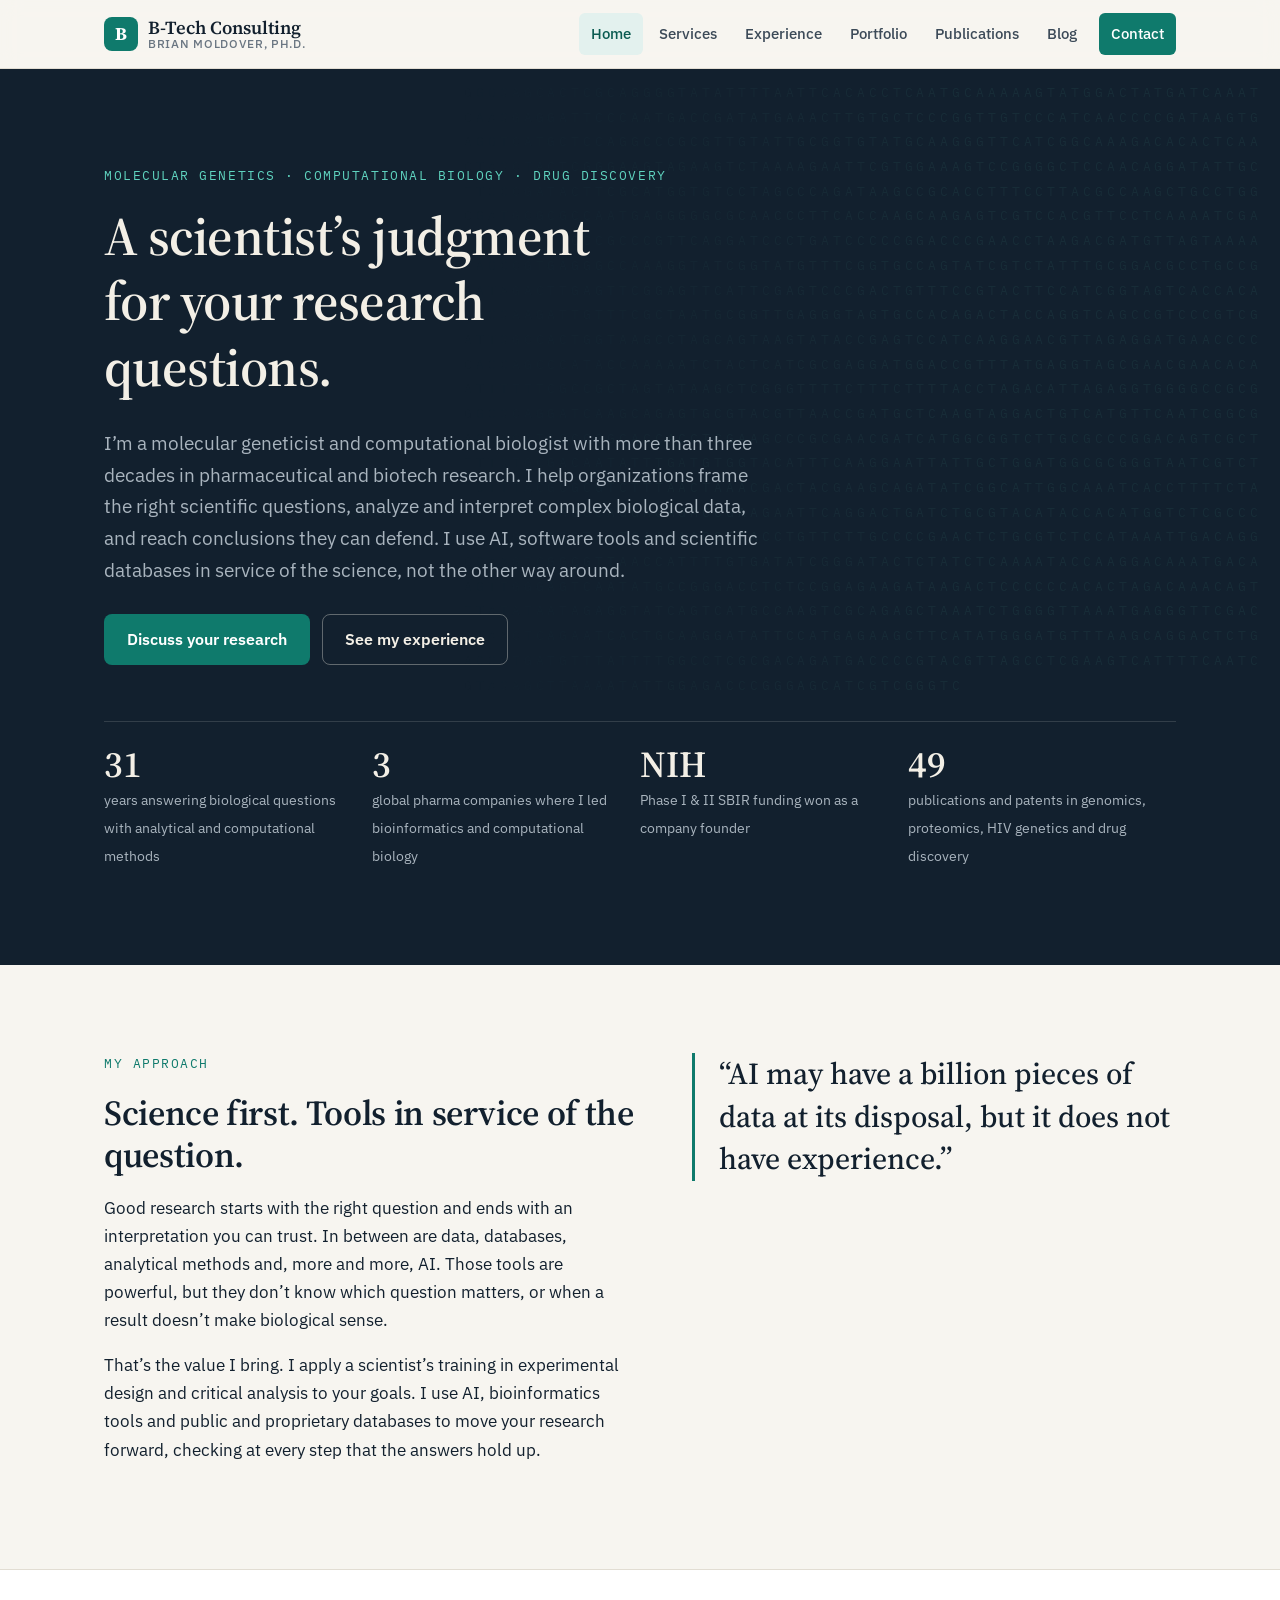
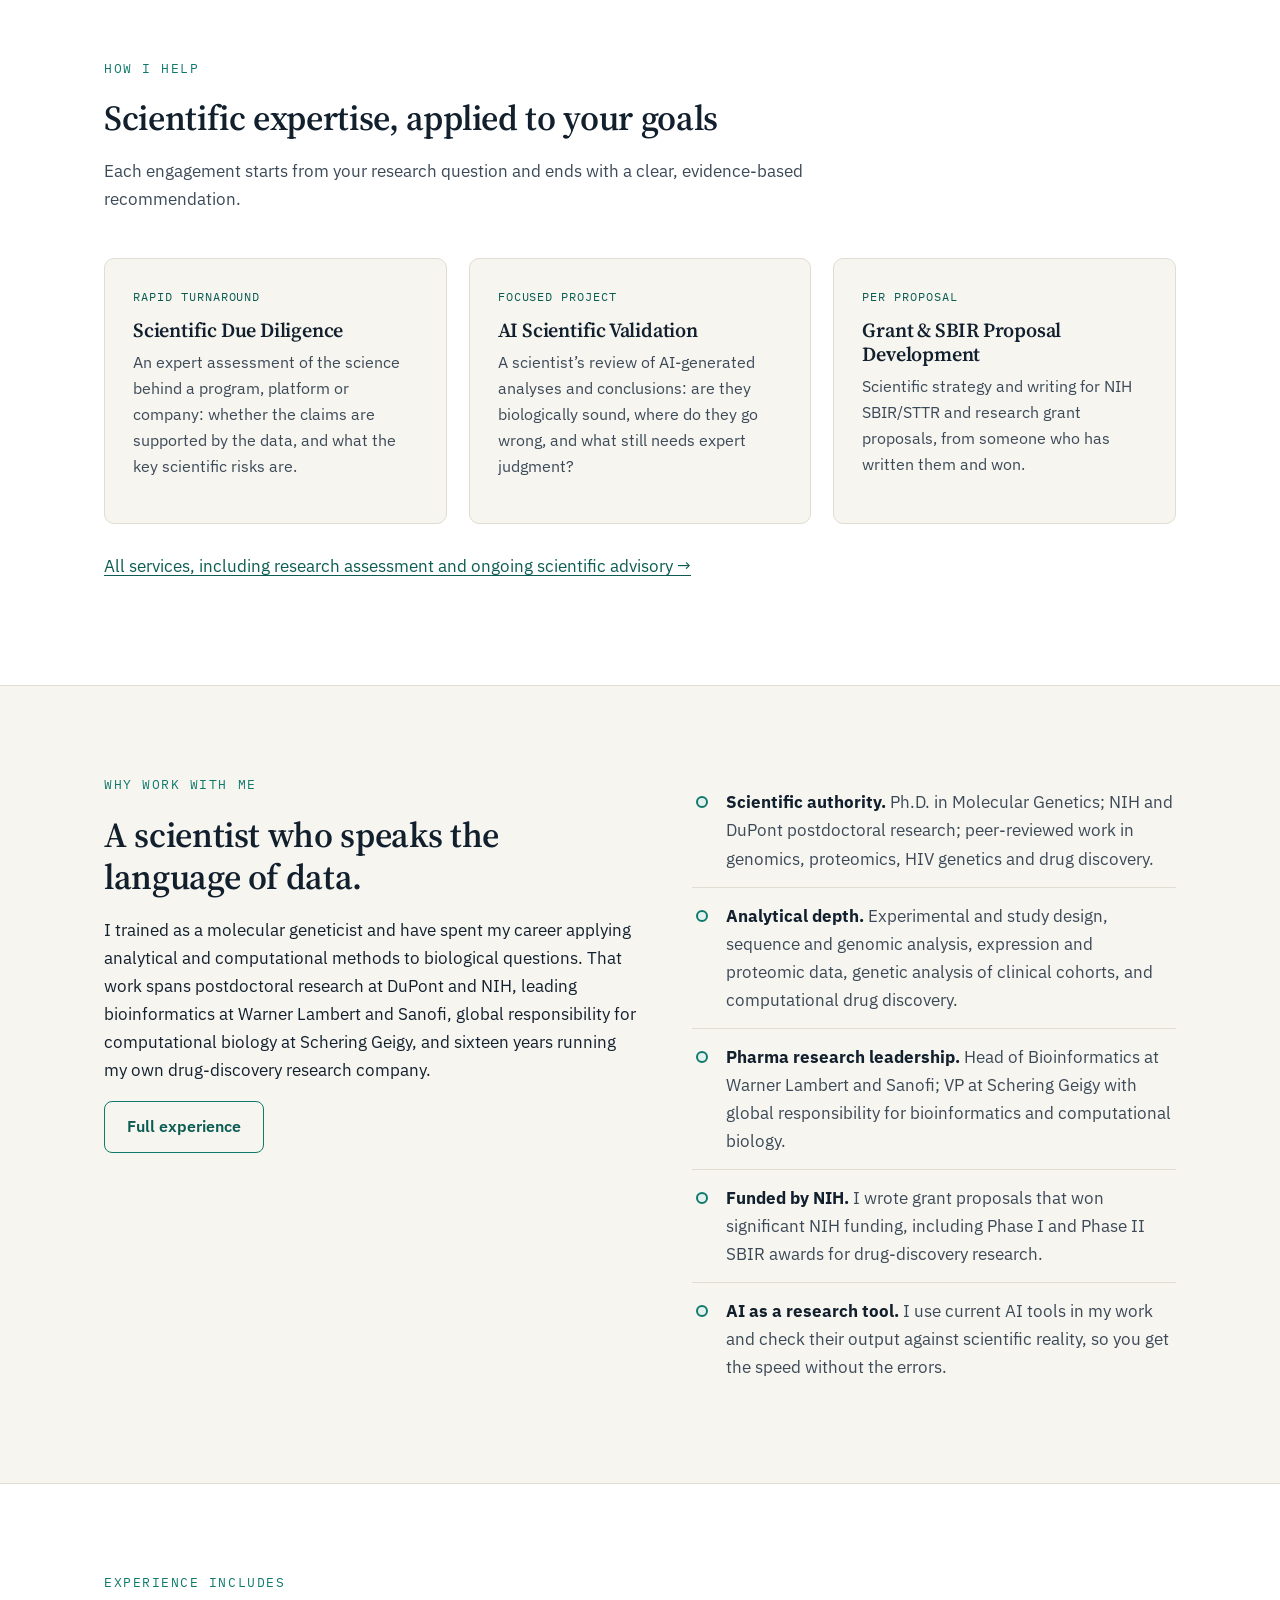
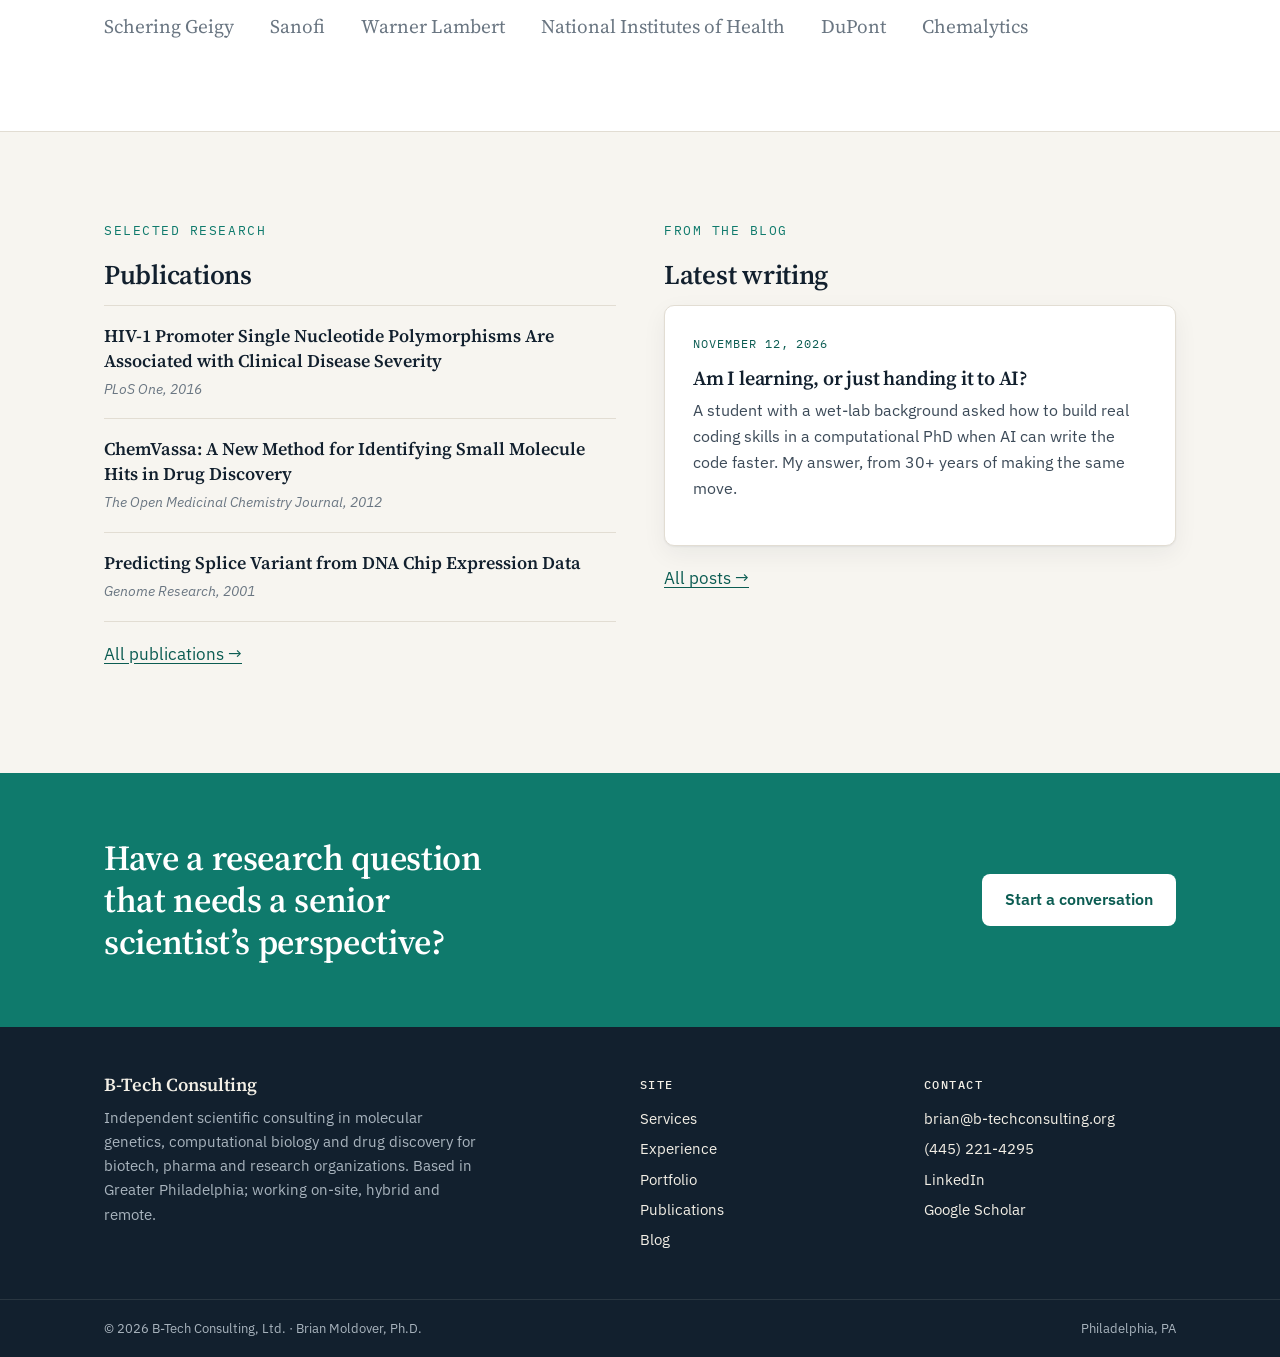
<file: index.html>
<!doctype html>
<html lang="en">
<head>
  <!-- Google Tag Manager -->
  <script>(function(w,d,s,l,i){w[l]=w[l]||[];w[l].push({'gtm.start':
  new Date().getTime(),event:'gtm.js'});var f=d.getElementsByTagName(s)[0],
  j=d.createElement(s),dl=l!='dataLayer'?'&l='+l:'';j.async=true;j.src=
  'https://www.googletagmanager.com/gtm.js?id='+i+dl;f.parentNode.insertBefore(j,f);
  })(window,document,'script','dataLayer','GTM-T9N9X773');</script>
  <!-- End Google Tag Manager -->
  <meta charset="utf-8">
  <meta name="viewport" content="width=device-width, initial-scale=1">
  <title>B-Tech Consulting | Scientific Consulting in Molecular Genetics &amp; Computational Biology</title>
  <link rel="canonical" href="https://b-techconsulting.org/">
  <meta name="description" content="Brian Moldover, Ph.D. — scientific consultant in molecular genetics, computational biology and drug discovery, using AI and data tools to advance clients&#x27; research goals.">
  <meta property="og:title" content="B-Tech Consulting | Scientific Consulting in Molecular Genetics &amp; Computational Biology">
  <meta property="og:description" content="Brian Moldover, Ph.D. — scientific consultant in molecular genetics, computational biology and drug discovery, using AI and data tools to advance clients&#x27; research goals.">
  <meta property="og:type" content="website">
  <link rel="icon" href="data:image/svg+xml,%3Csvg xmlns='http://www.w3.org/2000/svg' viewBox='0 0 64 64'%3E%3Crect width='64' height='64' rx='14' fill='%230f7a6c'/%3E%3Ctext x='32' y='44' font-family='Georgia' font-size='36' font-weight='700' fill='white' text-anchor='middle'%3EB%3C/text%3E%3C/svg%3E">
  <link rel="preconnect" href="https://fonts.googleapis.com"><link rel="preconnect" href="https://fonts.gstatic.com" crossorigin><link href="https://fonts.googleapis.com/css2?family=IBM+Plex+Mono:wght@400;500&family=IBM+Plex+Sans:wght@400;500;600&family=Source+Serif+4:opsz,wght@8..60,500;8..60,600;8..60,700&display=swap" rel="stylesheet">
  <link rel="stylesheet" href="assets/styles.css">
</head>
<body>
  <!-- Google Tag Manager (noscript) -->
  <noscript><iframe src="https://www.googletagmanager.com/ns.html?id=GTM-T9N9X773"
  height="0" width="0" style="display:none;visibility:hidden"></iframe></noscript>
  <!-- End Google Tag Manager (noscript) -->
  <a class="skip" href="#main">Skip to content</a>
  <header class="site-header">
    <div class="wrap">
      <a class="brand" href="/" aria-label="B-Tech Consulting home">
        <span class="brand-mark" aria-hidden="true">B</span>
        <span class="brand-name">B-Tech Consulting<small>Brian Moldover, Ph.D.</small></span>
      </a>
      <button class="menu-btn" aria-expanded="false" aria-controls="site-nav">Menu</button>
      <nav class="nav" id="site-nav" aria-label="Main">
        <a href="/" aria-current="page">Home</a>
        <a href="/services">Services</a>
        <a href="/experience">Experience</a>
        <a href="/portfolio">Portfolio</a>
        <a href="/publications">Publications</a>
        <a href="/blog">Blog</a>
        <a class="nav-cta" href="/contact">Contact</a>
      </nav>
    </div>
  </header>
  <main id="main">

    <section class="hero">
      <div class="seq" aria-hidden="true"></div>
      <div class="wrap">
        <div class="eyebrow">Molecular Genetics &middot; Computational Biology &middot; Drug Discovery</div>
        <h1>A scientist&rsquo;s judgment for your research questions.</h1>
        <p class="lede">I&rsquo;m a molecular geneticist and computational biologist with more than three decades in pharmaceutical and biotech research. I help organizations frame the right scientific questions, analyze and interpret complex biological data, and reach conclusions they can defend. I use AI, software tools and scientific databases in service of the science, not the other way around.</p>
        <div class="btns">
          <a class="btn btn-primary" href="/contact">Discuss your research</a>
          <a class="btn btn-ghost" href="/experience">See my experience</a>
        </div>
        <div class="stats">
          <div class="stat"><b>31</b><span>years answering biological questions with analytical and computational methods</span></div>
          <div class="stat"><b>3</b><span>global pharma companies where I led bioinformatics and computational biology</span></div>
          <div class="stat"><b>NIH</b><span>Phase I &amp; II SBIR funding won as a company founder</span></div>
          <div class="stat"><b>49</b><span>publications and patents in genomics, proteomics, HIV genetics and drug discovery</span></div>
        </div>
      </div>
    </section>

    <section class="block">
      <div class="wrap split">
        <div>
          <div class="eyebrow">My approach</div>
          <h2>Science first. Tools in service of the question.</h2>
          <p>Good research starts with the right question and ends with an interpretation you can trust. In between are data, databases, analytical methods and, more and more, AI. Those tools are powerful, but they don&rsquo;t know which question matters, or when a result doesn&rsquo;t make biological sense.</p>
          <p>That&rsquo;s the value I bring. I apply a scientist&rsquo;s training in experimental design and critical analysis to your goals. I use AI, bioinformatics tools and public and proprietary databases to move your research forward, checking at every step that the answers hold up.</p>
        </div>
        <blockquote class="quote">&ldquo;AI may have a billion pieces of data at its disposal, but it does not have experience.&rdquo;</blockquote>
      </div>
    </section>

    <section class="block alt">
      <div class="wrap">
        <div class="section-head">
          <div class="eyebrow">How I help</div>
          <h2>Scientific expertise, applied to your goals</h2>
          <p>Each engagement starts from your research question and ends with a clear, evidence-based recommendation.</p>
        </div>
        <div class="grid grid-3">
          <a class="card card-link" href="/services#diligence">
            <span class="tag">Rapid turnaround</span>
            <h3>Scientific Due Diligence</h3>
            <p>An expert assessment of the science behind a program, platform or company: whether the claims are supported by the data, and what the key scientific risks are.</p>
          </a>
          <a class="card card-link" href="/services#validation">
            <span class="tag">Focused project</span>
            <h3>AI Scientific Validation</h3>
            <p>A scientist&rsquo;s review of AI-generated analyses and conclusions: are they biologically sound, where do they go wrong, and what still needs expert judgment?</p>
          </a>
          <a class="card card-link" href="/services#grants">
            <span class="tag">Per proposal</span>
            <h3>Grant &amp; SBIR Proposal Development</h3>
            <p>Scientific strategy and writing for NIH SBIR/STTR and research grant proposals, from someone who has written them and won.</p>
          </a>
        </div>
        <p style="margin-top:28px"><a href="/services">All services, including research assessment and ongoing scientific advisory &rarr;</a></p>
      </div>
    </section>

    <section class="block">
      <div class="wrap split">
        <div>
          <div class="eyebrow">Why work with me</div>
          <h2>A scientist who speaks the language of data.</h2>
          <p>I trained as a molecular geneticist and have spent my career applying analytical and computational methods to biological questions. That work spans postdoctoral research at DuPont and NIH, leading bioinformatics at Warner Lambert and Sanofi, global responsibility for computational biology at Schering Geigy, and sixteen years running my own drug-discovery research company.</p>
          <p><a class="btn btn-outline" href="/experience">Full experience</a></p>
        </div>
        <ul class="checklist">
          <li><strong>Scientific authority.</strong> Ph.D. in Molecular Genetics; NIH and DuPont postdoctoral research; peer-reviewed work in genomics, proteomics, HIV genetics and drug discovery.</li>
          <li><strong>Analytical depth.</strong> Experimental and study design, sequence and genomic analysis, expression and proteomic data, genetic analysis of clinical cohorts, and computational drug discovery.</li>
          <li><strong>Pharma research leadership.</strong> Head of Bioinformatics at Warner Lambert and Sanofi; VP at Schering Geigy with global responsibility for bioinformatics and computational biology.</li>
          <li><strong>Funded by NIH.</strong> I wrote grant proposals that won significant NIH funding, including Phase I and Phase II SBIR awards for drug-discovery research.</li>
          <li><strong>AI as a research tool.</strong> I use current AI tools in my work and check their output against scientific reality, so you get the speed without the errors.</li>
        </ul>
      </div>
    </section>

    <section class="block alt">
      <div class="wrap">
        <div class="eyebrow">Experience includes</div>
        <div class="employers">
          <span>Schering Geigy</span><span>Sanofi</span><span>Warner Lambert</span><span>National Institutes of Health</span><span>DuPont</span><span>Chemalytics</span>
        </div>
      </div>
    </section>

    <section class="block">
      <div class="wrap grid grid-2" style="gap:48px">
        <div>
          <div class="eyebrow">Selected research</div>
          <h2 style="font-size:1.7rem">Publications</h2>
          <div class="pub" style="border-top:1px solid var(--line)">
            <div class="pub-title"><a href="https://doi.org/10.1371/journal.pone.0150835" target="_blank" rel="noopener">HIV-1 Promoter Single Nucleotide Polymorphisms Are Associated with Clinical Disease Severity</a></div>
            <div class="pub-venue">PLoS One, 2016</div>
          </div>
          <div class="pub">
            <div class="pub-title"><a href="https://doi.org/10.2174/1874104501206010029" target="_blank" rel="noopener">ChemVassa: A New Method for Identifying Small Molecule Hits in Drug Discovery</a></div>
            <div class="pub-venue">The Open Medicinal Chemistry Journal, 2012</div>
          </div>
          <div class="pub">
            <div class="pub-title"><a href="https://doi.org/10.1101/gr.165501" target="_blank" rel="noopener">Predicting Splice Variant from DNA Chip Expression Data</a></div>
            <div class="pub-venue">Genome Research, 2001</div>
          </div>
<p style="margin-top:18px"><a href="/publications">All publications &rarr;</a></p>
        </div>
        <div>
          <div class="eyebrow">From the blog</div>
          <h2 style="font-size:1.7rem">Latest writing</h2>
          <!-- LATEST-POST:START -->
          <a class="card card-link" href="/blog/am-i-learning-or-just-handing-it-to-ai">
            <span class="tag">November 12, 2026</span>
            <h3>Am I learning, or just handing it to AI?</h3>
            <p>A student with a wet-lab background asked how to build real coding skills in a computational PhD when AI can write the code faster. My answer, from 30+ years of making the same move.</p>
          </a>
          <!-- LATEST-POST:END -->
          <p style="margin-top:18px"><a href="/blog">All posts &rarr;</a></p>
        </div>
      </div>
    </section>

    <section class="cta-band">
      <div class="wrap">
        <h2>Have a research question that needs a senior scientist&rsquo;s perspective?</h2>
        <a class="btn" href="/contact">Start a conversation</a>
      </div>
    </section>
  </main>
  <footer class="site-footer">
    <div class="wrap">
      <div>
        <div class="brand-name" style="color:var(--hero-ink);margin-bottom:10px">B-Tech Consulting</div>
        <p style="max-width:42ch">Independent scientific consulting in molecular genetics, computational biology and drug discovery for biotech, pharma and research organizations. Based in Greater Philadelphia; working on-site, hybrid and remote.</p>
      </div>
      <div>
        <h4>Site</h4>
        <ul>
          <li><a href="/services">Services</a></li>
          <li><a href="/experience">Experience</a></li>
          <li><a href="/portfolio">Portfolio</a></li>
          <li><a href="/publications">Publications</a></li>
          <li><a href="/blog">Blog</a></li>
        </ul>
      </div>
      <div>
        <h4>Contact</h4>
        <ul>
          <li><a href="mailto:brian@b-techconsulting.org">brian@b-techconsulting.org</a></li>
          <li><a href="tel:+14452214295">(445) 221-4295</a></li>
          <li><a href="https://www.linkedin.com/in/brian-moldover-625732420/" rel="noopener" target="_blank">LinkedIn</a></li>
          <li><a href="https://scholar.google.com/citations?user=Ze5_UuoAAAAJ&hl=en" rel="noopener" target="_blank">Google Scholar</a></li>
        </ul>
      </div>
    </div>
    <div class="footer-base">
      <div class="wrap">
        <span>&copy; <span id="year">2026</span> B-Tech Consulting, Ltd. &middot; Brian Moldover, Ph.D.</span>
        <span>Philadelphia, PA</span>
      </div>
    </div>
  </footer>
  <script src="assets/site.js"></script>
</body>
</html>
</file>
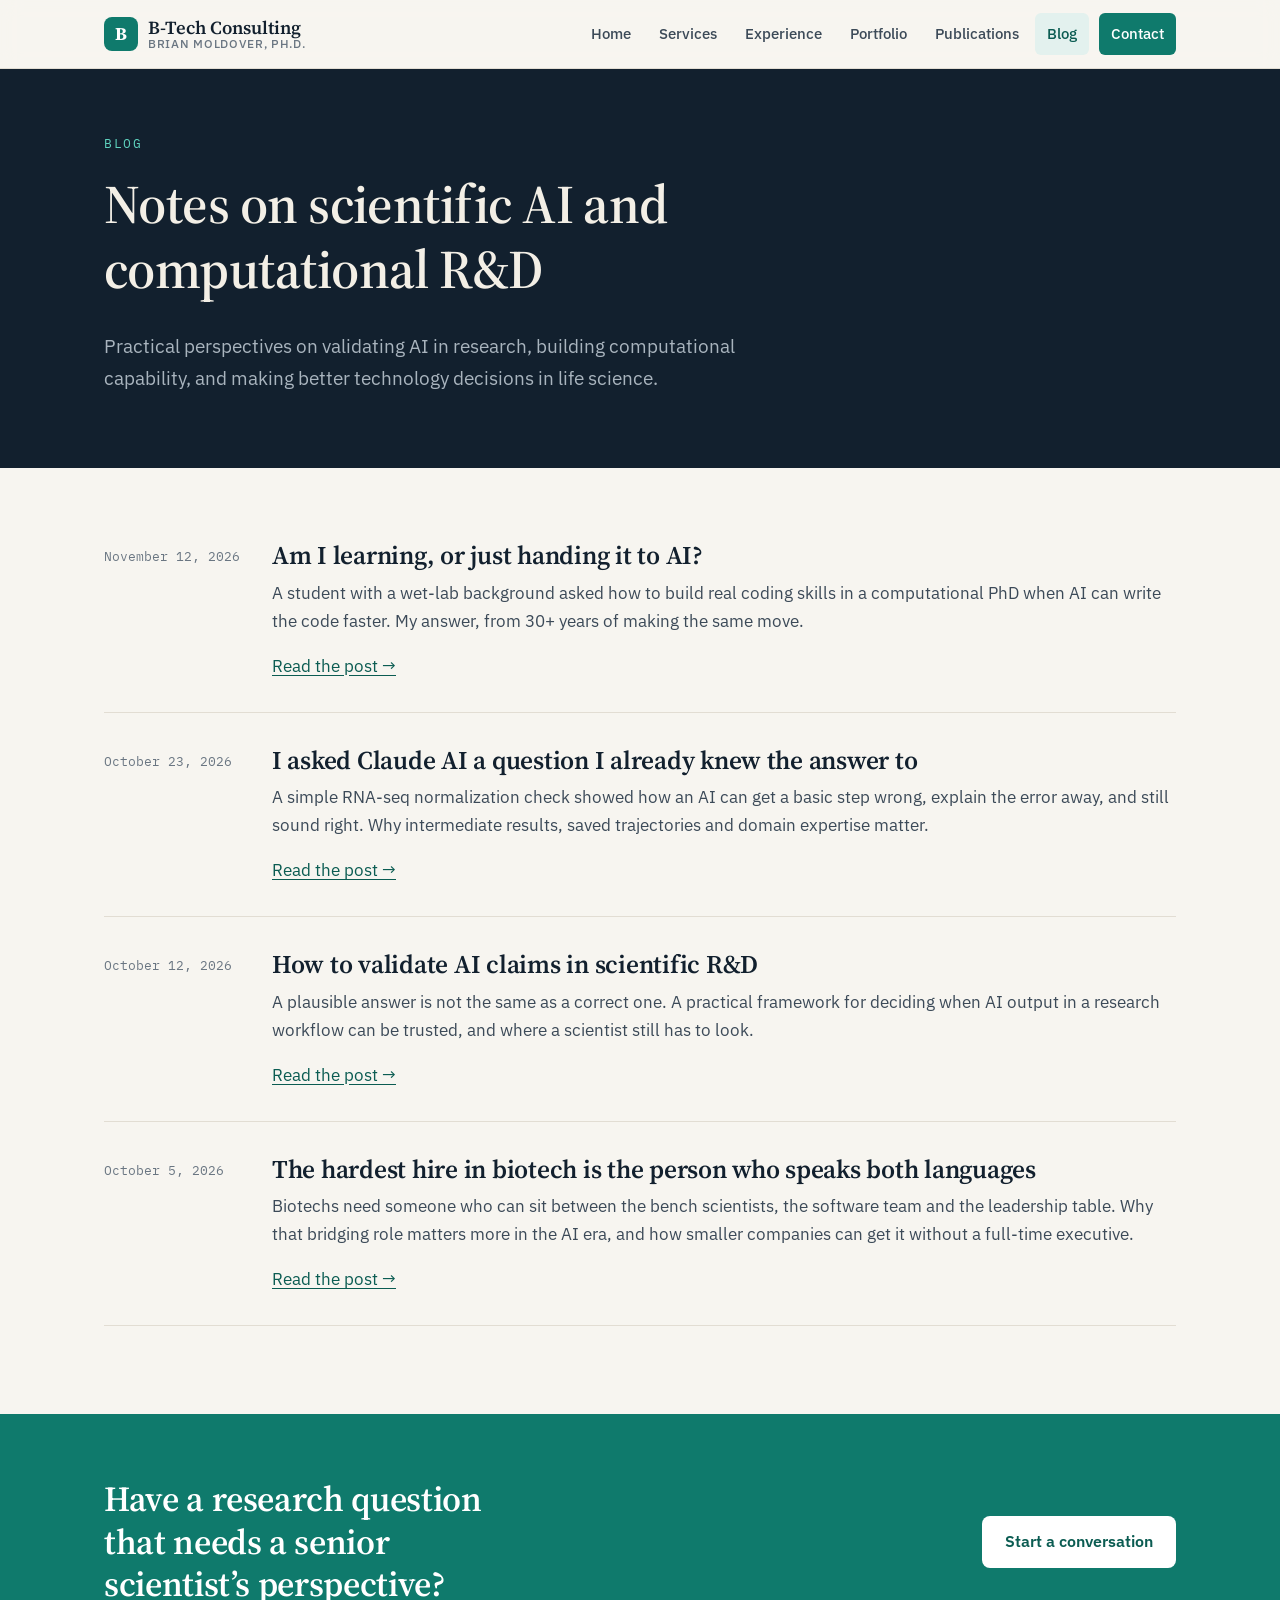
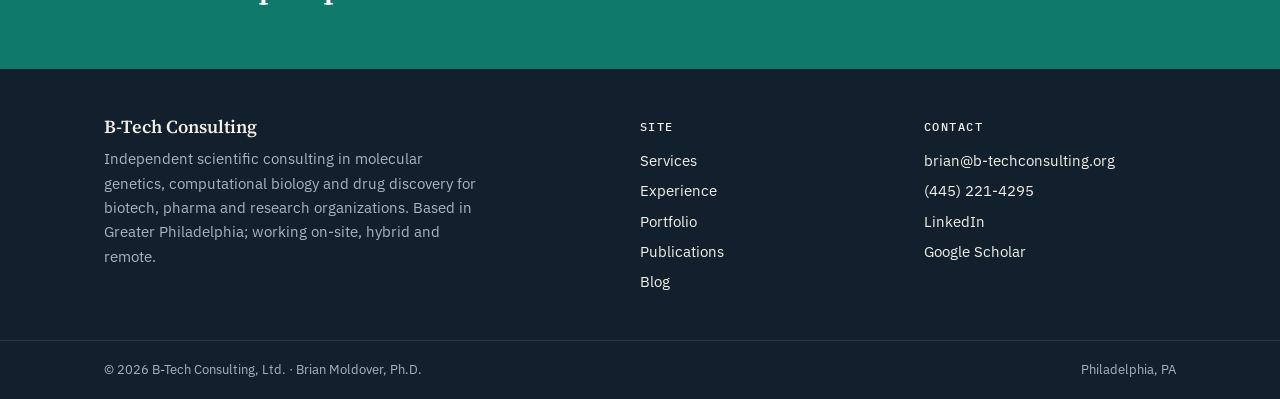
<file: blog.html>
<!doctype html>
<html lang="en">
<head>
  <!-- Google Tag Manager -->
  <script>(function(w,d,s,l,i){w[l]=w[l]||[];w[l].push({'gtm.start':
  new Date().getTime(),event:'gtm.js'});var f=d.getElementsByTagName(s)[0],
  j=d.createElement(s),dl=l!='dataLayer'?'&l='+l:'';j.async=true;j.src=
  'https://www.googletagmanager.com/gtm.js?id='+i+dl;f.parentNode.insertBefore(j,f);
  })(window,document,'script','dataLayer','GTM-T9N9X773');</script>
  <!-- End Google Tag Manager -->
  <meta charset="utf-8">
  <meta name="viewport" content="width=device-width, initial-scale=1">
  <title>Blog | B-Tech Consulting</title>
  <link rel="canonical" href="https://b-techconsulting.org/blog">
  <meta name="description" content="Writing by Brian Moldover on scientific AI validation, computational biology and R&amp;D informatics.">
  <meta property="og:title" content="Blog | B-Tech Consulting">
  <meta property="og:description" content="Writing by Brian Moldover on scientific AI validation, computational biology and R&amp;D informatics.">
  <meta property="og:type" content="website">
  <link rel="icon" href="data:image/svg+xml,%3Csvg xmlns='http://www.w3.org/2000/svg' viewBox='0 0 64 64'%3E%3Crect width='64' height='64' rx='14' fill='%230f7a6c'/%3E%3Ctext x='32' y='44' font-family='Georgia' font-size='36' font-weight='700' fill='white' text-anchor='middle'%3EB%3C/text%3E%3C/svg%3E">
  <link rel="preconnect" href="https://fonts.googleapis.com"><link rel="preconnect" href="https://fonts.gstatic.com" crossorigin><link href="https://fonts.googleapis.com/css2?family=IBM+Plex+Mono:wght@400;500&family=IBM+Plex+Sans:wght@400;500;600&family=Source+Serif+4:opsz,wght@8..60,500;8..60,600;8..60,700&display=swap" rel="stylesheet">
  <link rel="stylesheet" href="assets/styles.css">
</head>
<body>
  <!-- Google Tag Manager (noscript) -->
  <noscript><iframe src="https://www.googletagmanager.com/ns.html?id=GTM-T9N9X773"
  height="0" width="0" style="display:none;visibility:hidden"></iframe></noscript>
  <!-- End Google Tag Manager (noscript) -->
  <a class="skip" href="#main">Skip to content</a>
  <header class="site-header">
    <div class="wrap">
      <a class="brand" href="/" aria-label="B-Tech Consulting home">
        <span class="brand-mark" aria-hidden="true">B</span>
        <span class="brand-name">B-Tech Consulting<small>Brian Moldover, Ph.D.</small></span>
      </a>
      <button class="menu-btn" aria-expanded="false" aria-controls="site-nav">Menu</button>
      <nav class="nav" id="site-nav" aria-label="Main">
        <a href="/">Home</a>
        <a href="/services">Services</a>
        <a href="/experience">Experience</a>
        <a href="/portfolio">Portfolio</a>
        <a href="/publications">Publications</a>
        <a href="/blog" aria-current="page">Blog</a>
        <a class="nav-cta" href="/contact">Contact</a>
      </nav>
    </div>
  </header>
  <main id="main">

    <section class="hero page-hero">
      <div class="wrap">
        <div class="eyebrow">Blog</div>
        <h1>Notes on scientific AI and computational R&amp;D</h1>
        <p class="lede">Practical perspectives on validating AI in research, building computational capability, and making better technology decisions in life science.</p>
      </div>
    </section>

    <section class="block" style="padding-top:40px">
      <div class="wrap">
        <!-- BLOG-LIST:START -->
        <article class="post-card">
          <time datetime="2026-11-12">November 12, 2026</time>
          <div>
            <h2><a href="/blog/am-i-learning-or-just-handing-it-to-ai">Am I learning, or just handing it to AI?</a></h2>
            <p>A student with a wet-lab background asked how to build real coding skills in a computational PhD when AI can write the code faster. My answer, from 30+ years of making the same move.</p>
            <a href="/blog/am-i-learning-or-just-handing-it-to-ai">Read the post &rarr;</a>
          </div>
        </article>
        <article class="post-card">
          <time datetime="2026-10-23">October 23, 2026</time>
          <div>
            <h2><a href="/blog/i-asked-claude-ai-a-question-i-already-knew-the-answer-to">I asked Claude AI a question I already knew the answer to</a></h2>
            <p>A simple RNA-seq normalization check showed how an AI can get a basic step wrong, explain the error away, and still sound right. Why intermediate results, saved trajectories and domain expertise matter.</p>
            <a href="/blog/i-asked-claude-ai-a-question-i-already-knew-the-answer-to">Read the post &rarr;</a>
          </div>
        </article>
        <article class="post-card">
          <time datetime="2026-10-12">October 12, 2026</time>
          <div>
            <h2><a href="/blog/validating-ai-claims-in-scientific-rd">How to validate AI claims in scientific R&amp;D</a></h2>
            <p>A plausible answer is not the same as a correct one. A practical framework for deciding when AI output in a research workflow can be trusted, and where a scientist still has to look.</p>
            <a href="/blog/validating-ai-claims-in-scientific-rd">Read the post &rarr;</a>
          </div>
        </article>
        <article class="post-card">
          <time datetime="2026-10-05">October 5, 2026</time>
          <div>
            <h2><a href="/blog/the-hardest-hire-in-biotech">The hardest hire in biotech is the person who speaks both languages</a></h2>
            <p>Biotechs need someone who can sit between the bench scientists, the software team and the leadership table. Why that bridging role matters more in the AI era, and how smaller companies can get it without a full-time executive.</p>
            <a href="/blog/the-hardest-hire-in-biotech">Read the post &rarr;</a>
          </div>
        </article>
        <!-- BLOG-LIST:END -->
      </div>
    </section>

    <section class="cta-band">
      <div class="wrap">
        <h2>Have a research question that needs a senior scientist&rsquo;s perspective?</h2>
        <a class="btn" href="/contact">Start a conversation</a>
      </div>
    </section>
  </main>
  <footer class="site-footer">
    <div class="wrap">
      <div>
        <div class="brand-name" style="color:var(--hero-ink);margin-bottom:10px">B-Tech Consulting</div>
        <p style="max-width:42ch">Independent scientific consulting in molecular genetics, computational biology and drug discovery for biotech, pharma and research organizations. Based in Greater Philadelphia; working on-site, hybrid and remote.</p>
      </div>
      <div>
        <h4>Site</h4>
        <ul>
          <li><a href="/services">Services</a></li>
          <li><a href="/experience">Experience</a></li>
          <li><a href="/portfolio">Portfolio</a></li>
          <li><a href="/publications">Publications</a></li>
          <li><a href="/blog">Blog</a></li>
        </ul>
      </div>
      <div>
        <h4>Contact</h4>
        <ul>
          <li><a href="mailto:brian@b-techconsulting.org">brian@b-techconsulting.org</a></li>
          <li><a href="tel:+14452214295">(445) 221-4295</a></li>
          <li><a href="https://www.linkedin.com/in/brian-moldover-625732420/" rel="noopener" target="_blank">LinkedIn</a></li>
          <li><a href="https://scholar.google.com/citations?user=Ze5_UuoAAAAJ&hl=en" rel="noopener" target="_blank">Google Scholar</a></li>
        </ul>
      </div>
    </div>
    <div class="footer-base">
      <div class="wrap">
        <span>&copy; <span id="year">2026</span> B-Tech Consulting, Ltd. &middot; Brian Moldover, Ph.D.</span>
        <span>Philadelphia, PA</span>
      </div>
    </div>
  </footer>
  <script src="assets/site.js"></script>
</body>
</html>
</file>
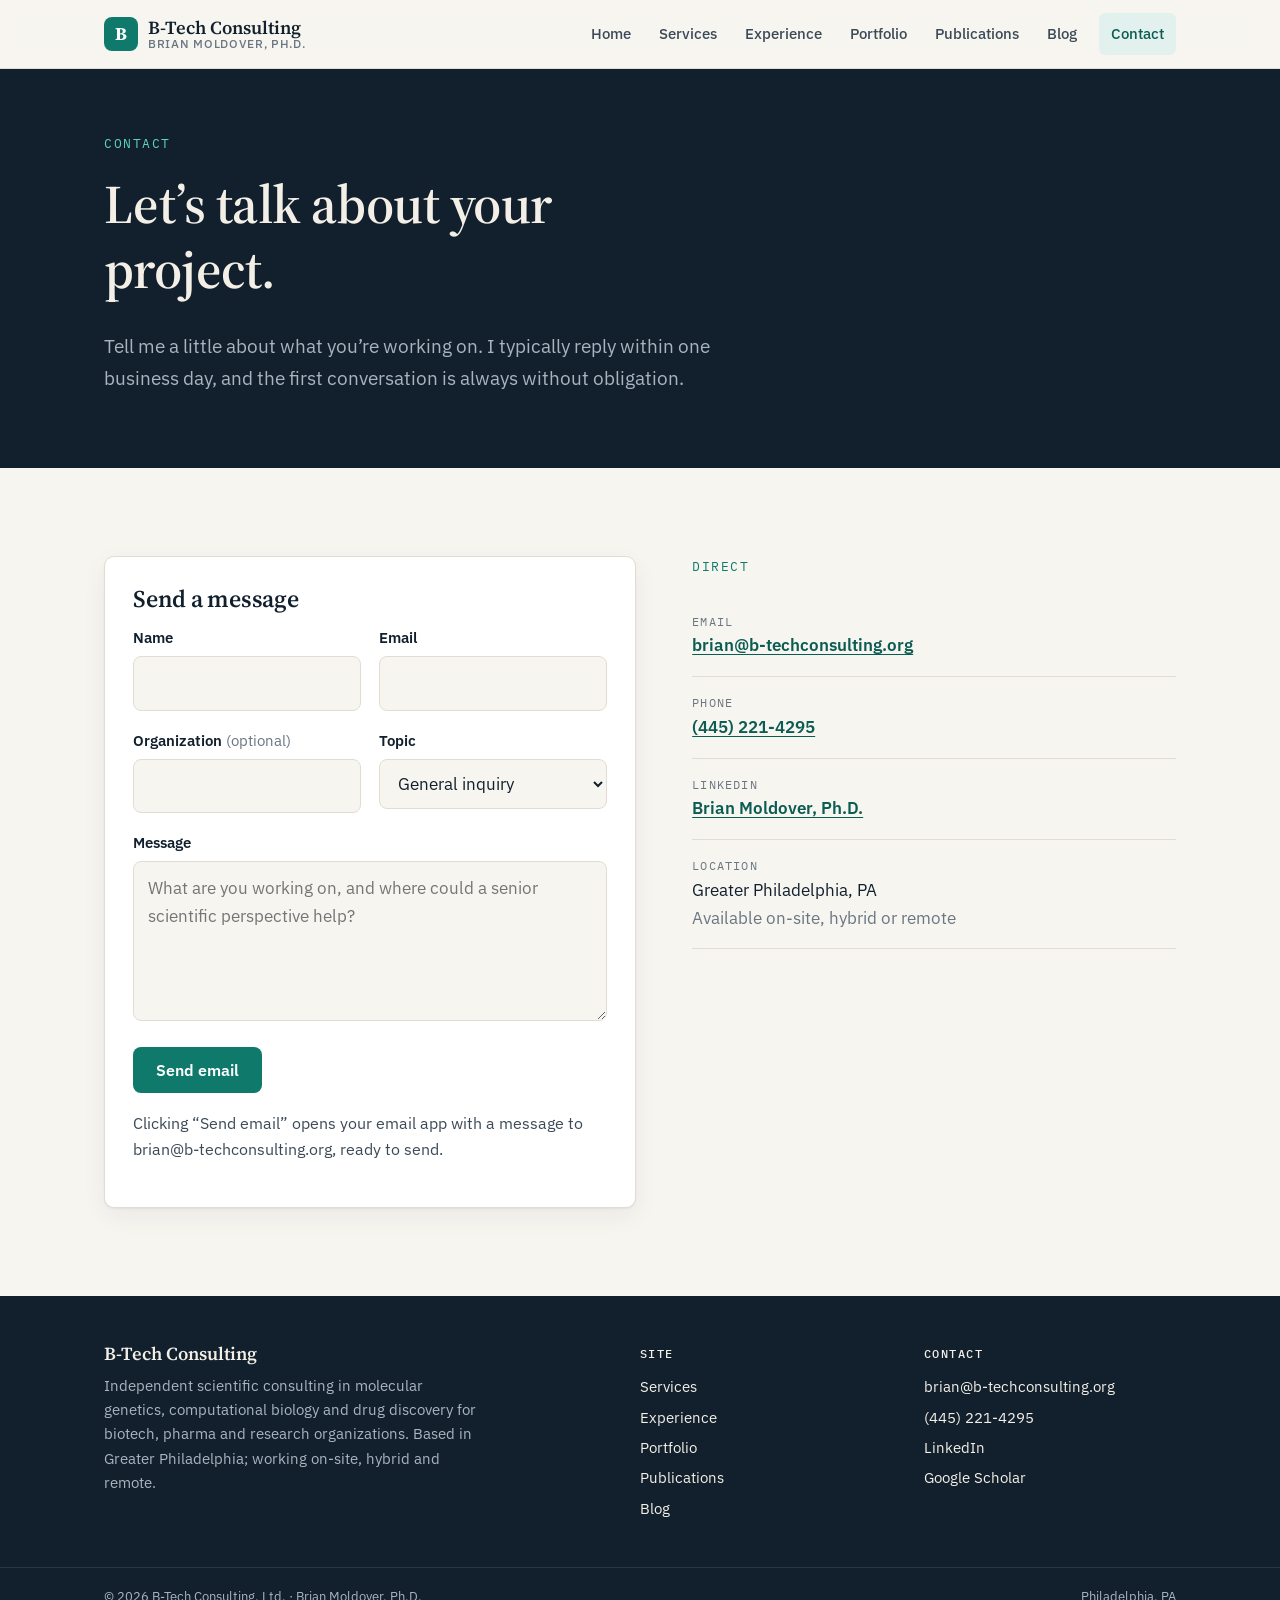
<file: contact.html>
<!doctype html>
<html lang="en">
<head>
  <!-- Google Tag Manager -->
  <script>(function(w,d,s,l,i){w[l]=w[l]||[];w[l].push({'gtm.start':
  new Date().getTime(),event:'gtm.js'});var f=d.getElementsByTagName(s)[0],
  j=d.createElement(s),dl=l!='dataLayer'?'&l='+l:'';j.async=true;j.src=
  'https://www.googletagmanager.com/gtm.js?id='+i+dl;f.parentNode.insertBefore(j,f);
  })(window,document,'script','dataLayer','GTM-T9N9X773');</script>
  <!-- End Google Tag Manager -->
  <meta charset="utf-8">
  <meta name="viewport" content="width=device-width, initial-scale=1">
  <title>Contact | B-Tech Consulting</title>
  <link rel="canonical" href="https://b-techconsulting.org/contact">
  <meta name="description" content="Contact Brian Moldover, Ph.D. at brian@b-techconsulting.org about scientific AI, computational biology and R&amp;D informatics consulting.">
  <meta property="og:title" content="Contact | B-Tech Consulting">
  <meta property="og:description" content="Contact Brian Moldover, Ph.D. at brian@b-techconsulting.org about scientific AI, computational biology and R&amp;D informatics consulting.">
  <meta property="og:type" content="website">
  <link rel="icon" href="data:image/svg+xml,%3Csvg xmlns='http://www.w3.org/2000/svg' viewBox='0 0 64 64'%3E%3Crect width='64' height='64' rx='14' fill='%230f7a6c'/%3E%3Ctext x='32' y='44' font-family='Georgia' font-size='36' font-weight='700' fill='white' text-anchor='middle'%3EB%3C/text%3E%3C/svg%3E">
  <link rel="preconnect" href="https://fonts.googleapis.com"><link rel="preconnect" href="https://fonts.gstatic.com" crossorigin><link href="https://fonts.googleapis.com/css2?family=IBM+Plex+Mono:wght@400;500&family=IBM+Plex+Sans:wght@400;500;600&family=Source+Serif+4:opsz,wght@8..60,500;8..60,600;8..60,700&display=swap" rel="stylesheet">
  <link rel="stylesheet" href="assets/styles.css">
</head>
<body>
  <!-- Google Tag Manager (noscript) -->
  <noscript><iframe src="https://www.googletagmanager.com/ns.html?id=GTM-T9N9X773"
  height="0" width="0" style="display:none;visibility:hidden"></iframe></noscript>
  <!-- End Google Tag Manager (noscript) -->
  <a class="skip" href="#main">Skip to content</a>
  <header class="site-header">
    <div class="wrap">
      <a class="brand" href="/" aria-label="B-Tech Consulting home">
        <span class="brand-mark" aria-hidden="true">B</span>
        <span class="brand-name">B-Tech Consulting<small>Brian Moldover, Ph.D.</small></span>
      </a>
      <button class="menu-btn" aria-expanded="false" aria-controls="site-nav">Menu</button>
      <nav class="nav" id="site-nav" aria-label="Main">
        <a href="/">Home</a>
        <a href="/services">Services</a>
        <a href="/experience">Experience</a>
        <a href="/portfolio">Portfolio</a>
        <a href="/publications">Publications</a>
        <a href="/blog">Blog</a>
        <a class="nav-cta" href="/contact" aria-current="page">Contact</a>
      </nav>
    </div>
  </header>
  <main id="main">

    <section class="hero page-hero">
      <div class="wrap">
        <div class="eyebrow">Contact</div>
        <h1>Let&rsquo;s talk about your project.</h1>
        <p class="lede">Tell me a little about what you&rsquo;re working on. I typically reply within one business day, and the first conversation is always without obligation.</p>
      </div>
    </section>

    <section class="block">
      <div class="wrap split">
        <div class="card">
          <h2 style="font-size:1.5rem">Send a message</h2>
          <form class="form" id="contact-form" data-to="brian@b-techconsulting.org" novalidate>
            <div class="form-row">
              <div class="field"><label for="name">Name</label><input id="name" name="name" required autocomplete="name"></div>
              <div class="field"><label for="email">Email</label><input id="email" name="email" type="email" required autocomplete="email"></div>
            </div>
            <div class="form-row">
              <div class="field"><label for="org">Organization <span style="font-weight:400;color:var(--muted)">(optional)</span></label><input id="org" name="org" autocomplete="organization"></div>
              <div class="field"><label for="topic">Topic</label>
                <select id="topic" name="topic">
                  <option>Scientific AI Audit</option>
                  <option>Computational R&amp;D Assessment</option>
                  <option>AI Scientific Validation</option>
                  <option>Technical Due Diligence</option>
                  <option>Fractional Advisory</option>
                  <option>Grant / SBIR proposal</option>
                  <option>Speaking or collaboration</option>
                  <option selected>General inquiry</option>
                </select>
              </div>
            </div>
            <div class="field"><label for="message">Message</label><textarea id="message" name="message" required placeholder="What are you working on, and where could a senior scientific perspective help?"></textarea></div>
            <div><button class="btn btn-primary" type="submit">Send email</button></div>
            <p class="form-note" id="form-status" aria-live="polite">Clicking &ldquo;Send email&rdquo; opens your email app with a message to brian@b-techconsulting.org, ready to send.</p>
          </form>
        </div>
        <div>
          <div class="eyebrow">Direct</div>
          <ul class="contact-list">
            <li><span class="label">Email</span><a href="mailto:brian@b-techconsulting.org">brian@b-techconsulting.org</a></li>
            <li><span class="label">Phone</span><a href="tel:+14452214295">(445) 221-4295</a></li>
            <li><span class="label">LinkedIn</span><a href="https://www.linkedin.com/in/brian-moldover-625732420/" target="_blank" rel="noopener">Brian Moldover, Ph.D.</a></li>
            <li><span class="label">Location</span>Greater Philadelphia, PA<br><span style="color:var(--muted)">Available on-site, hybrid or remote</span></li>
          </ul>
        </div>
      </div>
    </section>
  </main>
  <footer class="site-footer">
    <div class="wrap">
      <div>
        <div class="brand-name" style="color:var(--hero-ink);margin-bottom:10px">B-Tech Consulting</div>
        <p style="max-width:42ch">Independent scientific consulting in molecular genetics, computational biology and drug discovery for biotech, pharma and research organizations. Based in Greater Philadelphia; working on-site, hybrid and remote.</p>
      </div>
      <div>
        <h4>Site</h4>
        <ul>
          <li><a href="/services">Services</a></li>
          <li><a href="/experience">Experience</a></li>
          <li><a href="/portfolio">Portfolio</a></li>
          <li><a href="/publications">Publications</a></li>
          <li><a href="/blog">Blog</a></li>
        </ul>
      </div>
      <div>
        <h4>Contact</h4>
        <ul>
          <li><a href="mailto:brian@b-techconsulting.org">brian@b-techconsulting.org</a></li>
          <li><a href="tel:+14452214295">(445) 221-4295</a></li>
          <li><a href="https://www.linkedin.com/in/brian-moldover-625732420/" rel="noopener" target="_blank">LinkedIn</a></li>
          <li><a href="https://scholar.google.com/citations?user=Ze5_UuoAAAAJ&hl=en" rel="noopener" target="_blank">Google Scholar</a></li>
        </ul>
      </div>
    </div>
    <div class="footer-base">
      <div class="wrap">
        <span>&copy; <span id="year">2026</span> B-Tech Consulting, Ltd. &middot; Brian Moldover, Ph.D.</span>
        <span>Philadelphia, PA</span>
      </div>
    </div>
  </footer>
  <script src="assets/site.js"></script>
</body>
</html>
</file>
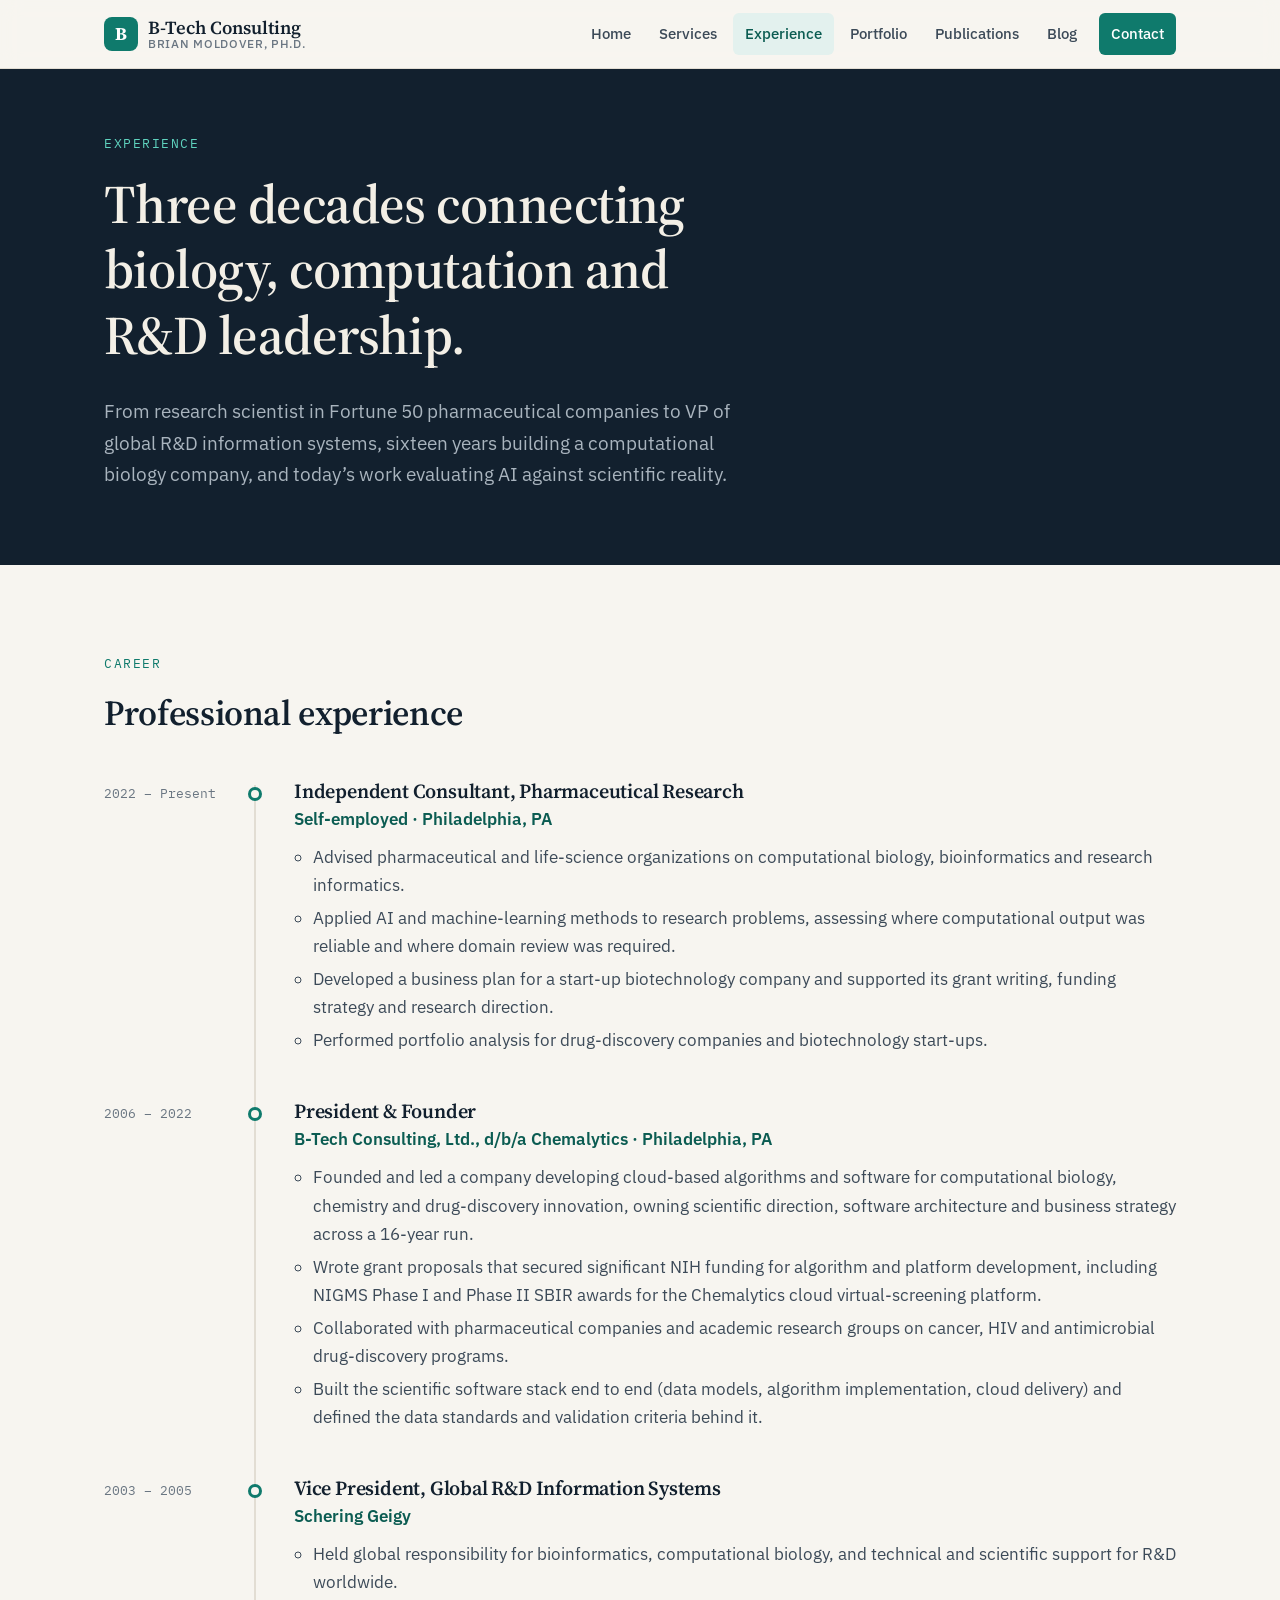
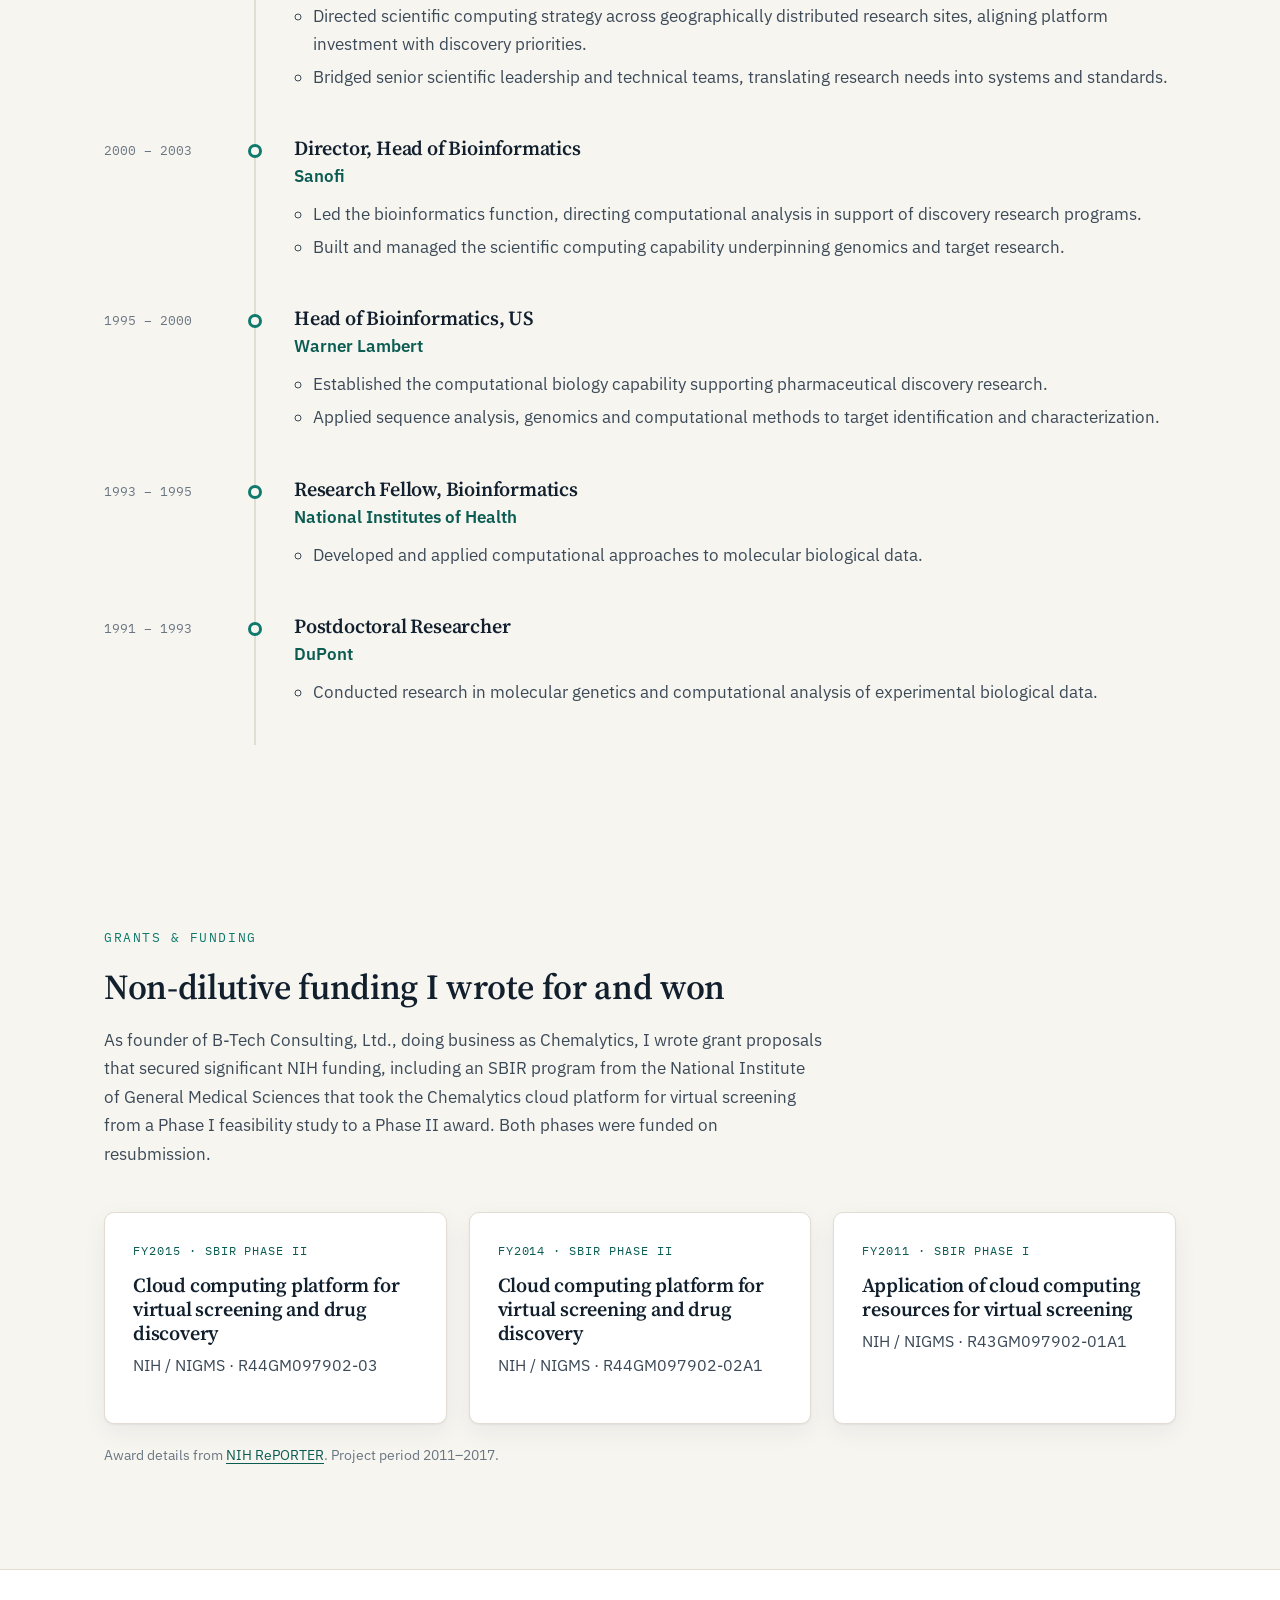
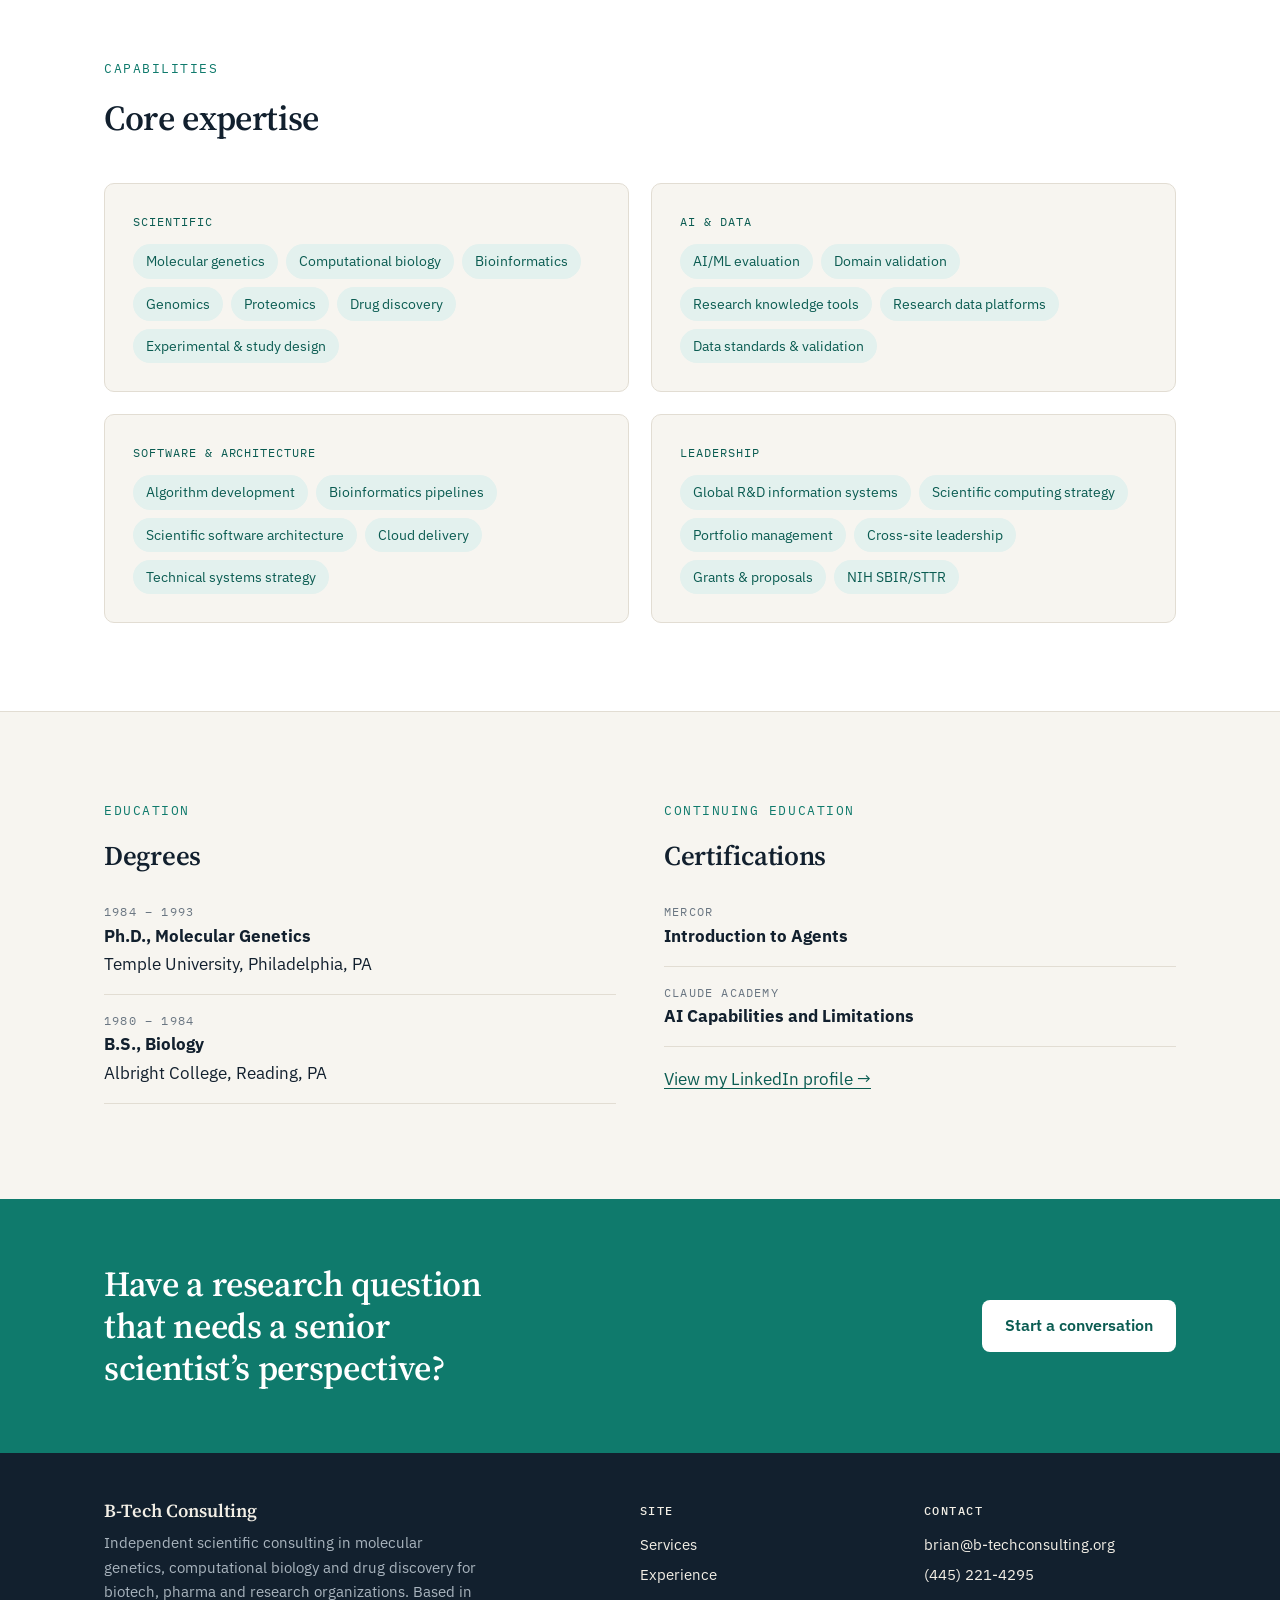
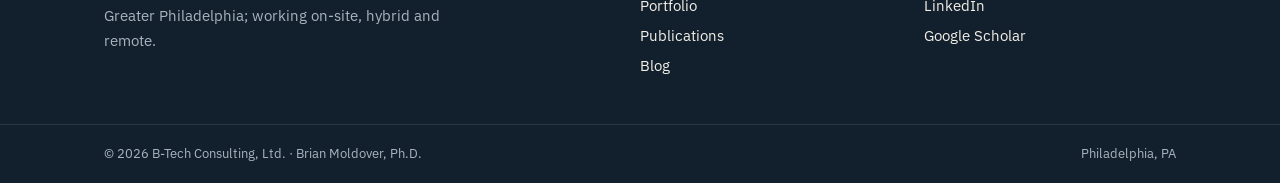
<file: experience.html>
<!doctype html>
<html lang="en">
<head>
  <!-- Google Tag Manager -->
  <script>(function(w,d,s,l,i){w[l]=w[l]||[];w[l].push({'gtm.start':
  new Date().getTime(),event:'gtm.js'});var f=d.getElementsByTagName(s)[0],
  j=d.createElement(s),dl=l!='dataLayer'?'&l='+l:'';j.async=true;j.src=
  'https://www.googletagmanager.com/gtm.js?id='+i+dl;f.parentNode.insertBefore(j,f);
  })(window,document,'script','dataLayer','GTM-T9N9X773');</script>
  <!-- End Google Tag Manager -->
  <meta charset="utf-8">
  <meta name="viewport" content="width=device-width, initial-scale=1">
  <title>Experience | Brian Moldover, Ph.D. | B-Tech Consulting</title>
  <link rel="canonical" href="https://b-techconsulting.org/experience">
  <meta name="description" content="31 years in computational biology: bioinformatics leadership at Warner Lambert, Sanofi and Schering Geigy; founder of Chemalytics; NIH and DuPont research.">
  <meta property="og:title" content="Experience | Brian Moldover, Ph.D. | B-Tech Consulting">
  <meta property="og:description" content="31 years in computational biology: bioinformatics leadership at Warner Lambert, Sanofi and Schering Geigy; founder of Chemalytics; NIH and DuPont research.">
  <meta property="og:type" content="website">
  <link rel="icon" href="data:image/svg+xml,%3Csvg xmlns='http://www.w3.org/2000/svg' viewBox='0 0 64 64'%3E%3Crect width='64' height='64' rx='14' fill='%230f7a6c'/%3E%3Ctext x='32' y='44' font-family='Georgia' font-size='36' font-weight='700' fill='white' text-anchor='middle'%3EB%3C/text%3E%3C/svg%3E">
  <link rel="preconnect" href="https://fonts.googleapis.com"><link rel="preconnect" href="https://fonts.gstatic.com" crossorigin><link href="https://fonts.googleapis.com/css2?family=IBM+Plex+Mono:wght@400;500&family=IBM+Plex+Sans:wght@400;500;600&family=Source+Serif+4:opsz,wght@8..60,500;8..60,600;8..60,700&display=swap" rel="stylesheet">
  <link rel="stylesheet" href="assets/styles.css">
</head>
<body>
  <!-- Google Tag Manager (noscript) -->
  <noscript><iframe src="https://www.googletagmanager.com/ns.html?id=GTM-T9N9X773"
  height="0" width="0" style="display:none;visibility:hidden"></iframe></noscript>
  <!-- End Google Tag Manager (noscript) -->
  <a class="skip" href="#main">Skip to content</a>
  <header class="site-header">
    <div class="wrap">
      <a class="brand" href="/" aria-label="B-Tech Consulting home">
        <span class="brand-mark" aria-hidden="true">B</span>
        <span class="brand-name">B-Tech Consulting<small>Brian Moldover, Ph.D.</small></span>
      </a>
      <button class="menu-btn" aria-expanded="false" aria-controls="site-nav">Menu</button>
      <nav class="nav" id="site-nav" aria-label="Main">
        <a href="/">Home</a>
        <a href="/services">Services</a>
        <a href="/experience" aria-current="page">Experience</a>
        <a href="/portfolio">Portfolio</a>
        <a href="/publications">Publications</a>
        <a href="/blog">Blog</a>
        <a class="nav-cta" href="/contact">Contact</a>
      </nav>
    </div>
  </header>
  <main id="main">

    <section class="hero page-hero">
      <div class="wrap">
        <div class="eyebrow">Experience</div>
        <h1>Three decades connecting biology, computation and R&amp;D leadership.</h1>
        <p class="lede">From research scientist in Fortune 50 pharmaceutical companies to VP of global R&amp;D information systems, sixteen years building a computational biology company, and today&rsquo;s work evaluating AI against scientific reality.</p>
      </div>
    </section>

    <section class="block">
      <div class="wrap">
        <div class="section-head">
          <div class="eyebrow">Career</div>
          <h2>Professional experience</h2>
        </div>
        <ol class="timeline">
          <li class="tl-item">
            <div class="tl-date">2022 – Present</div>
            <div class="tl-body"><h3>Independent Consultant, Pharmaceutical Research</h3><div class="tl-org">Self-employed &middot; Philadelphia, PA</div><ul><li>Advised pharmaceutical and life-science organizations on computational biology, bioinformatics and research informatics.</li><li>Applied AI and machine-learning methods to research problems, assessing where computational output was reliable and where domain review was required.</li><li>Developed a business plan for a start-up biotechnology company and supported its grant writing, funding strategy and research direction.</li><li>Performed portfolio analysis for drug-discovery companies and biotechnology start-ups.</li></ul></div>
          </li>
          <li class="tl-item">
            <div class="tl-date">2006 – 2022</div>
            <div class="tl-body"><h3>President &amp; Founder</h3><div class="tl-org">B-Tech Consulting, Ltd., d/b/a Chemalytics &middot; Philadelphia, PA</div><ul><li>Founded and led a company developing cloud-based algorithms and software for computational biology, chemistry and drug-discovery innovation, owning scientific direction, software architecture and business strategy across a 16-year run.</li><li>Wrote grant proposals that secured significant NIH funding for algorithm and platform development, including NIGMS Phase I and Phase II SBIR awards for the Chemalytics cloud virtual-screening platform.</li><li>Collaborated with pharmaceutical companies and academic research groups on cancer, HIV and antimicrobial drug-discovery programs.</li><li>Built the scientific software stack end to end (data models, algorithm implementation, cloud delivery) and defined the data standards and validation criteria behind it.</li></ul></div>
          </li>
          <li class="tl-item">
            <div class="tl-date">2003 – 2005</div>
            <div class="tl-body"><h3>Vice President, Global R&amp;D Information Systems</h3><div class="tl-org">Schering Geigy</div><ul><li>Held global responsibility for bioinformatics, computational biology, and technical and scientific support for R&amp;D worldwide.</li><li>Directed scientific computing strategy across geographically distributed research sites, aligning platform investment with discovery priorities.</li><li>Bridged senior scientific leadership and technical teams, translating research needs into systems and standards.</li></ul></div>
          </li>
          <li class="tl-item">
            <div class="tl-date">2000 – 2003</div>
            <div class="tl-body"><h3>Director, Head of Bioinformatics</h3><div class="tl-org">Sanofi</div><ul><li>Led the bioinformatics function, directing computational analysis in support of discovery research programs.</li><li>Built and managed the scientific computing capability underpinning genomics and target research.</li></ul></div>
          </li>
          <li class="tl-item">
            <div class="tl-date">1995 – 2000</div>
            <div class="tl-body"><h3>Head of Bioinformatics, US</h3><div class="tl-org">Warner Lambert</div><ul><li>Established the computational biology capability supporting pharmaceutical discovery research.</li><li>Applied sequence analysis, genomics and computational methods to target identification and characterization.</li></ul></div>
          </li>
          <li class="tl-item">
            <div class="tl-date">1993 – 1995</div>
            <div class="tl-body"><h3>Research Fellow, Bioinformatics</h3><div class="tl-org">National Institutes of Health</div><ul><li>Developed and applied computational approaches to molecular biological data.</li></ul></div>
          </li>
          <li class="tl-item">
            <div class="tl-date">1991 – 1993</div>
            <div class="tl-body"><h3>Postdoctoral Researcher</h3><div class="tl-org">DuPont</div><ul><li>Conducted research in molecular genetics and computational analysis of experimental biological data.</li></ul></div>
          </li>
        </ol>
      </div>
    </section>

    <section class="block">
      <div class="wrap">
        <div class="section-head">
          <div class="eyebrow">Grants &amp; funding</div>
          <h2>Non-dilutive funding I wrote for and won</h2>
          <p>As founder of B-Tech Consulting, Ltd., doing business as Chemalytics, I wrote grant proposals that secured significant NIH funding, including an SBIR program from the National Institute of General Medical Sciences that took the Chemalytics cloud platform for virtual screening from a Phase I feasibility study to a Phase II award. Both phases were funded on resubmission.</p>
        </div>
        <div class="grid grid-3">
          <a class="card card-link" href="https://reporter.nih.gov/project-details/8819550" target="_blank" rel="noopener">
            <span class="tag">FY2015 &middot; SBIR Phase II</span>
            <h3>Cloud computing platform for virtual screening and drug discovery</h3>
            <p>NIH / NIGMS &middot; R44GM097902-03</p>
          </a>
          <a class="card card-link" href="https://reporter.nih.gov/project-details/8647456" target="_blank" rel="noopener">
            <span class="tag">FY2014 &middot; SBIR Phase II</span>
            <h3>Cloud computing platform for virtual screening and drug discovery</h3>
            <p>NIH / NIGMS &middot; R44GM097902-02A1</p>
          </a>
          <a class="card card-link" href="https://reporter.nih.gov/project-details/8200972" target="_blank" rel="noopener">
            <span class="tag">FY2011 &middot; SBIR Phase I</span>
            <h3>Application of cloud computing resources for virtual screening</h3>
            <p>NIH / NIGMS &middot; R43GM097902-01A1</p>
          </a>
        </div>
        <p class="form-note" style="margin-top:20px">Award details from <a href="https://reporter.nih.gov/project-details/8200972" target="_blank" rel="noopener">NIH RePORTER</a>. Project period 2011&ndash;2017.</p>
      </div>
    </section>

    <section class="block alt">
      <div class="wrap">
        <div class="section-head">
          <div class="eyebrow">Capabilities</div>
          <h2>Core expertise</h2>
        </div>
        <div class="grid grid-2">
          <div class="card"><span class="tag">Scientific</span>
            <div class="chips"><span class="chip">Molecular genetics</span><span class="chip">Computational biology</span><span class="chip">Bioinformatics</span><span class="chip">Genomics</span><span class="chip">Proteomics</span><span class="chip">Drug discovery</span><span class="chip">Experimental &amp; study design</span></div></div>
          <div class="card"><span class="tag">AI &amp; Data</span>
            <div class="chips"><span class="chip">AI/ML evaluation</span><span class="chip">Domain validation</span><span class="chip">Research knowledge tools</span><span class="chip">Research data platforms</span><span class="chip">Data standards &amp; validation</span></div></div>
          <div class="card"><span class="tag">Software &amp; Architecture</span>
            <div class="chips"><span class="chip">Algorithm development</span><span class="chip">Bioinformatics pipelines</span><span class="chip">Scientific software architecture</span><span class="chip">Cloud delivery</span><span class="chip">Technical systems strategy</span></div></div>
          <div class="card"><span class="tag">Leadership</span>
            <div class="chips"><span class="chip">Global R&amp;D information systems</span><span class="chip">Scientific computing strategy</span><span class="chip">Portfolio management</span><span class="chip">Cross-site leadership</span><span class="chip">Grants &amp; proposals</span><span class="chip">NIH SBIR/STTR</span></div></div>
        </div>
      </div>
    </section>

    <section class="block">
      <div class="wrap grid grid-2" style="gap:48px">
        <div>
          <div class="eyebrow">Education</div>
          <h2 style="font-size:1.7rem">Degrees</h2>
          <ul class="contact-list">
            <li><span class="label">1984 &ndash; 1993</span><strong>Ph.D., Molecular Genetics</strong><br>Temple University, Philadelphia, PA</li>
            <li><span class="label">1980 &ndash; 1984</span><strong>B.S., Biology</strong><br>Albright College, Reading, PA</li>
          </ul>
        </div>
        <div>
          <div class="eyebrow">Continuing education</div>
          <h2 style="font-size:1.7rem">Certifications</h2>
          <ul class="contact-list">
            <li><span class="label">Mercor</span><strong>Introduction to Agents</strong></li>
            <li><span class="label">Claude Academy</span><strong>AI Capabilities and Limitations</strong></li>
          </ul>
          <p style="margin-top:18px"><a href="https://www.linkedin.com/in/brian-moldover-625732420/" target="_blank" rel="noopener">View my LinkedIn profile &rarr;</a></p>
        </div>
      </div>
    </section>

    <section class="cta-band">
      <div class="wrap">
        <h2>Have a research question that needs a senior scientist&rsquo;s perspective?</h2>
        <a class="btn" href="/contact">Start a conversation</a>
      </div>
    </section>
  </main>
  <footer class="site-footer">
    <div class="wrap">
      <div>
        <div class="brand-name" style="color:var(--hero-ink);margin-bottom:10px">B-Tech Consulting</div>
        <p style="max-width:42ch">Independent scientific consulting in molecular genetics, computational biology and drug discovery for biotech, pharma and research organizations. Based in Greater Philadelphia; working on-site, hybrid and remote.</p>
      </div>
      <div>
        <h4>Site</h4>
        <ul>
          <li><a href="/services">Services</a></li>
          <li><a href="/experience">Experience</a></li>
          <li><a href="/portfolio">Portfolio</a></li>
          <li><a href="/publications">Publications</a></li>
          <li><a href="/blog">Blog</a></li>
        </ul>
      </div>
      <div>
        <h4>Contact</h4>
        <ul>
          <li><a href="mailto:brian@b-techconsulting.org">brian@b-techconsulting.org</a></li>
          <li><a href="tel:+14452214295">(445) 221-4295</a></li>
          <li><a href="https://www.linkedin.com/in/brian-moldover-625732420/" rel="noopener" target="_blank">LinkedIn</a></li>
          <li><a href="https://scholar.google.com/citations?user=Ze5_UuoAAAAJ&hl=en" rel="noopener" target="_blank">Google Scholar</a></li>
        </ul>
      </div>
    </div>
    <div class="footer-base">
      <div class="wrap">
        <span>&copy; <span id="year">2026</span> B-Tech Consulting, Ltd. &middot; Brian Moldover, Ph.D.</span>
        <span>Philadelphia, PA</span>
      </div>
    </div>
  </footer>
  <script src="assets/site.js"></script>
</body>
</html>
</file>
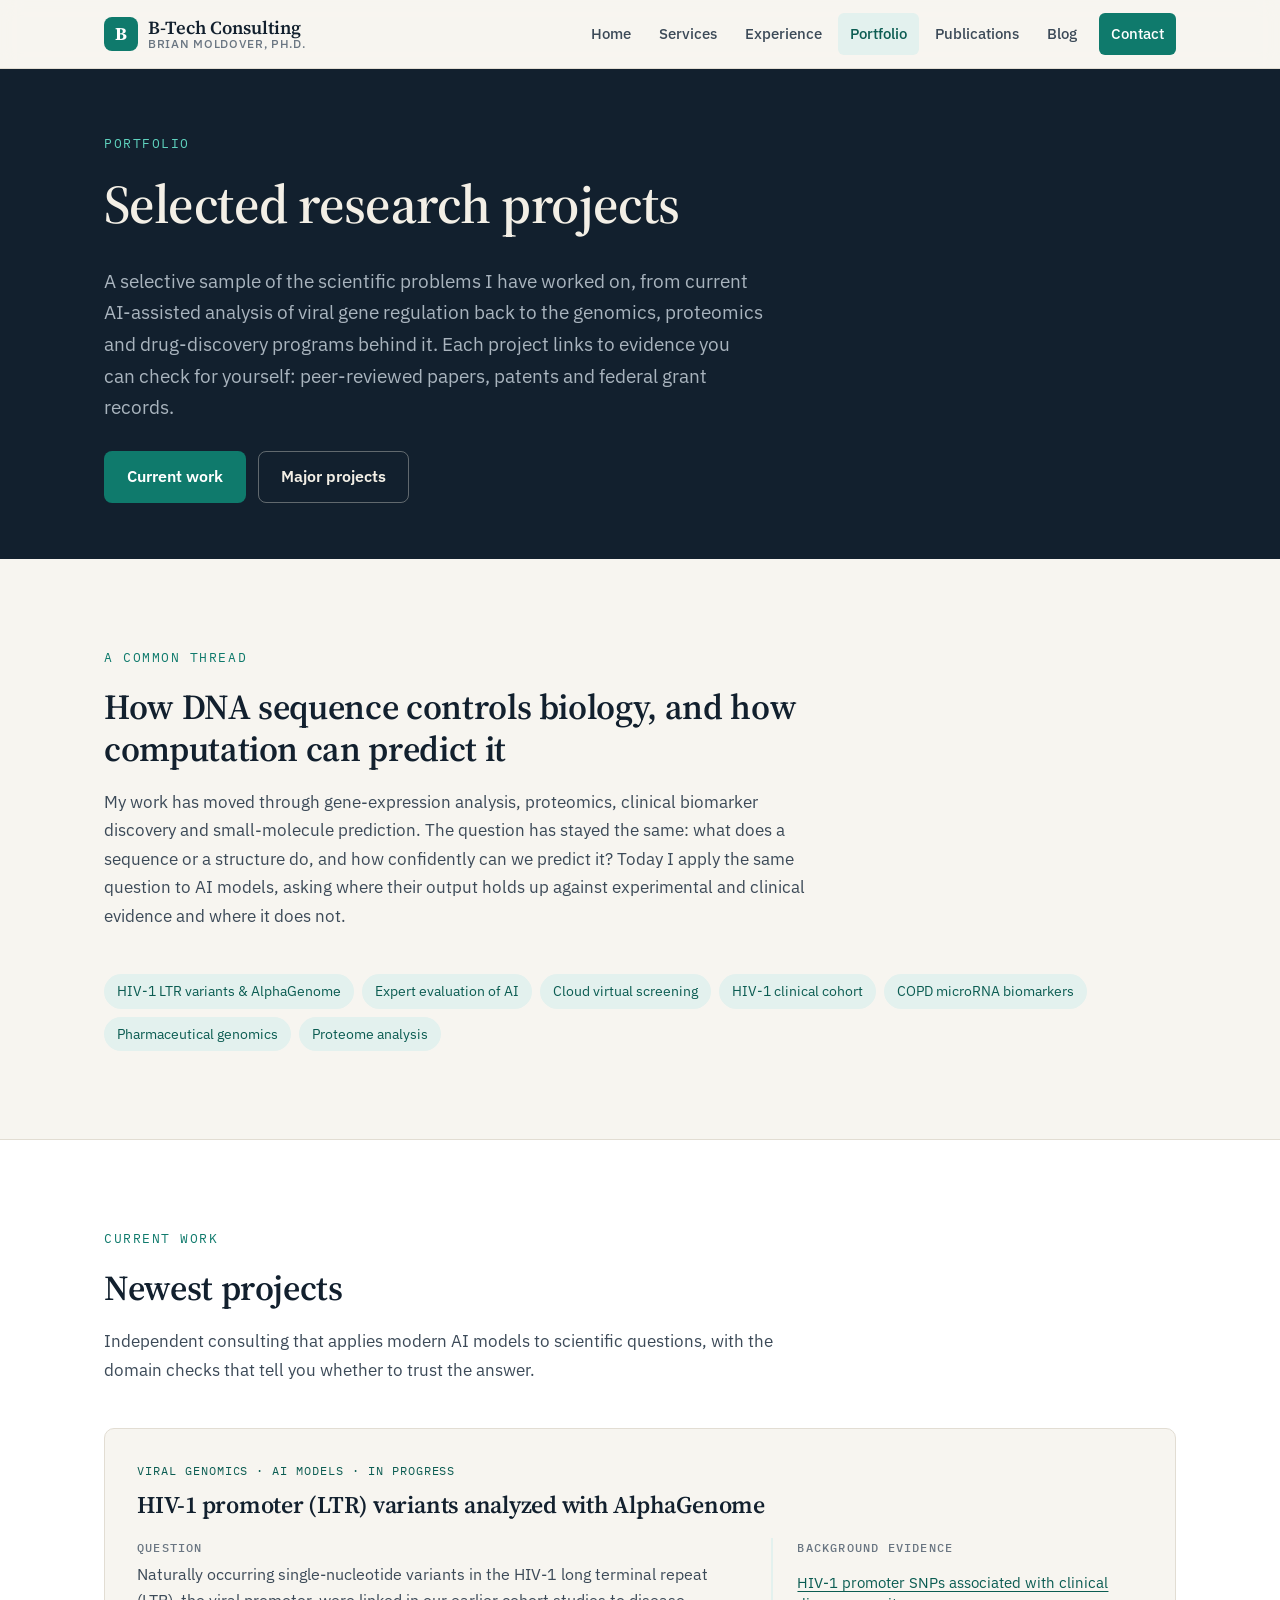
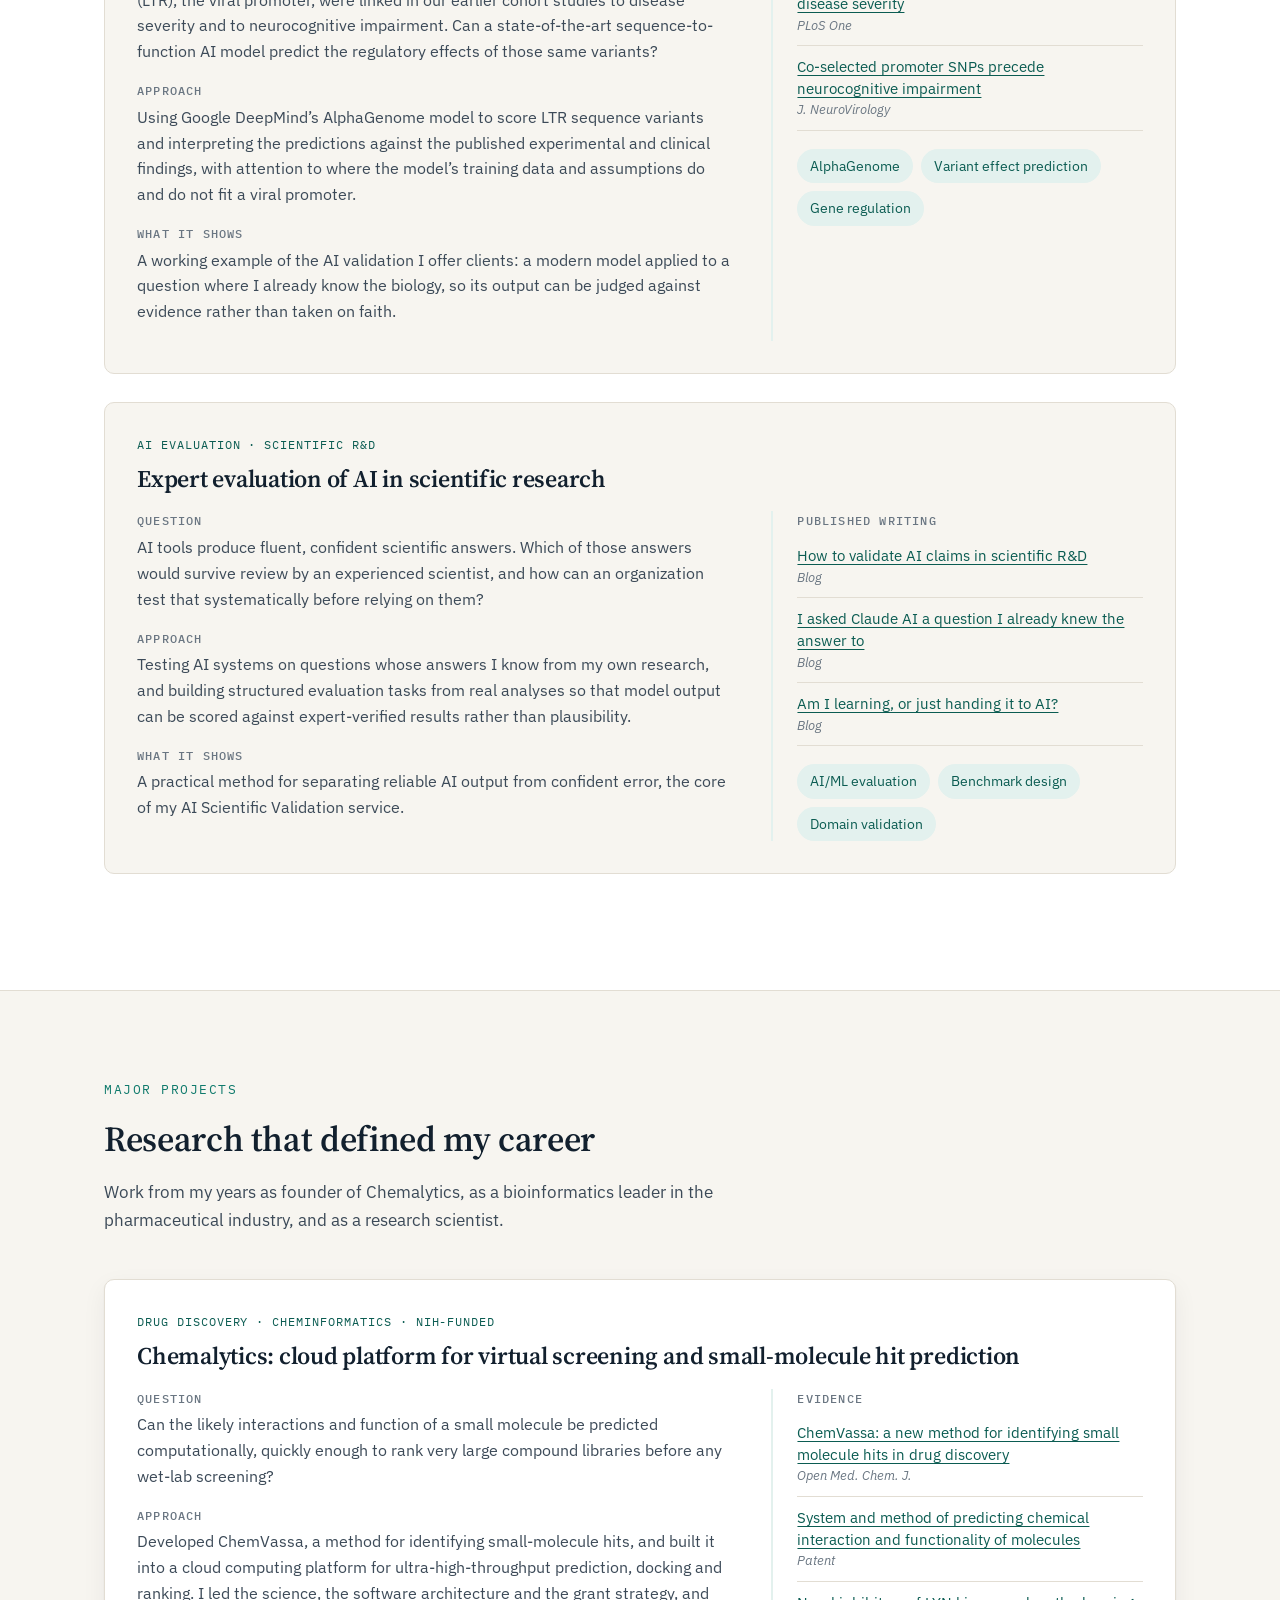
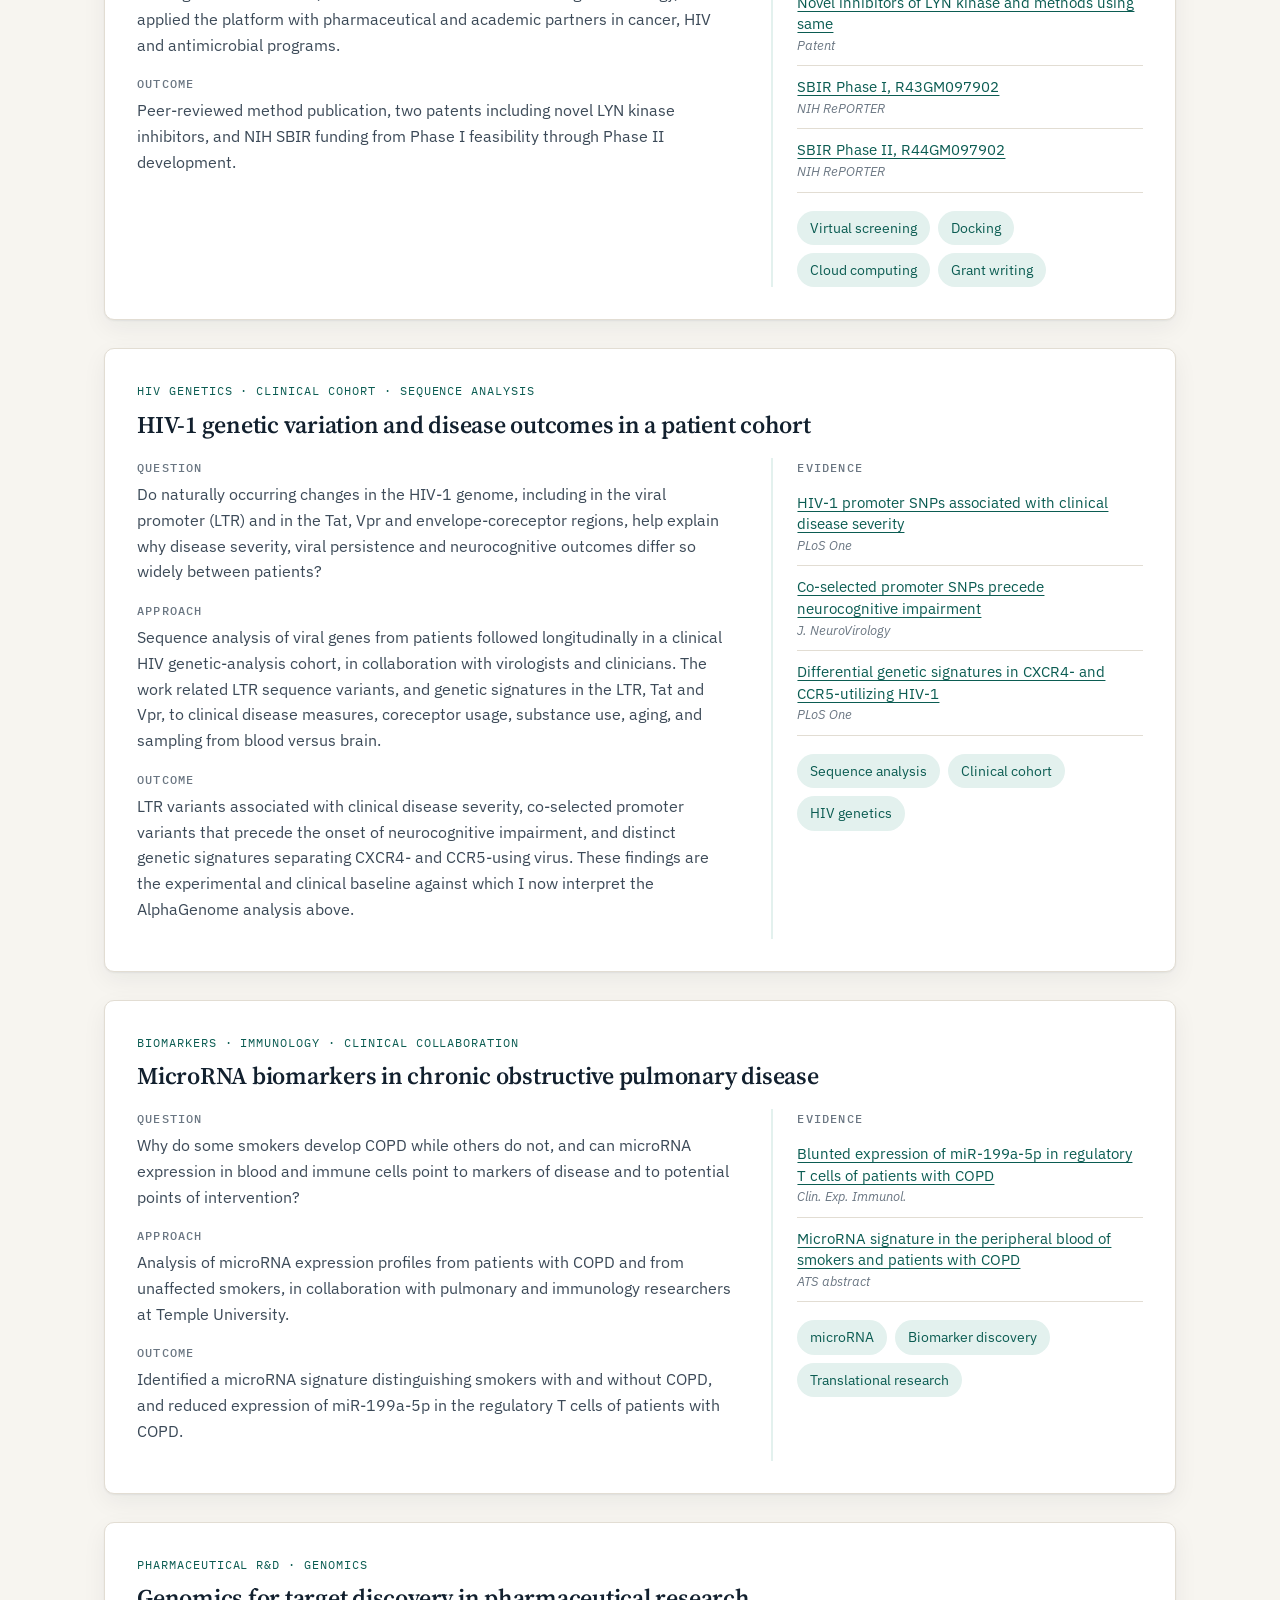
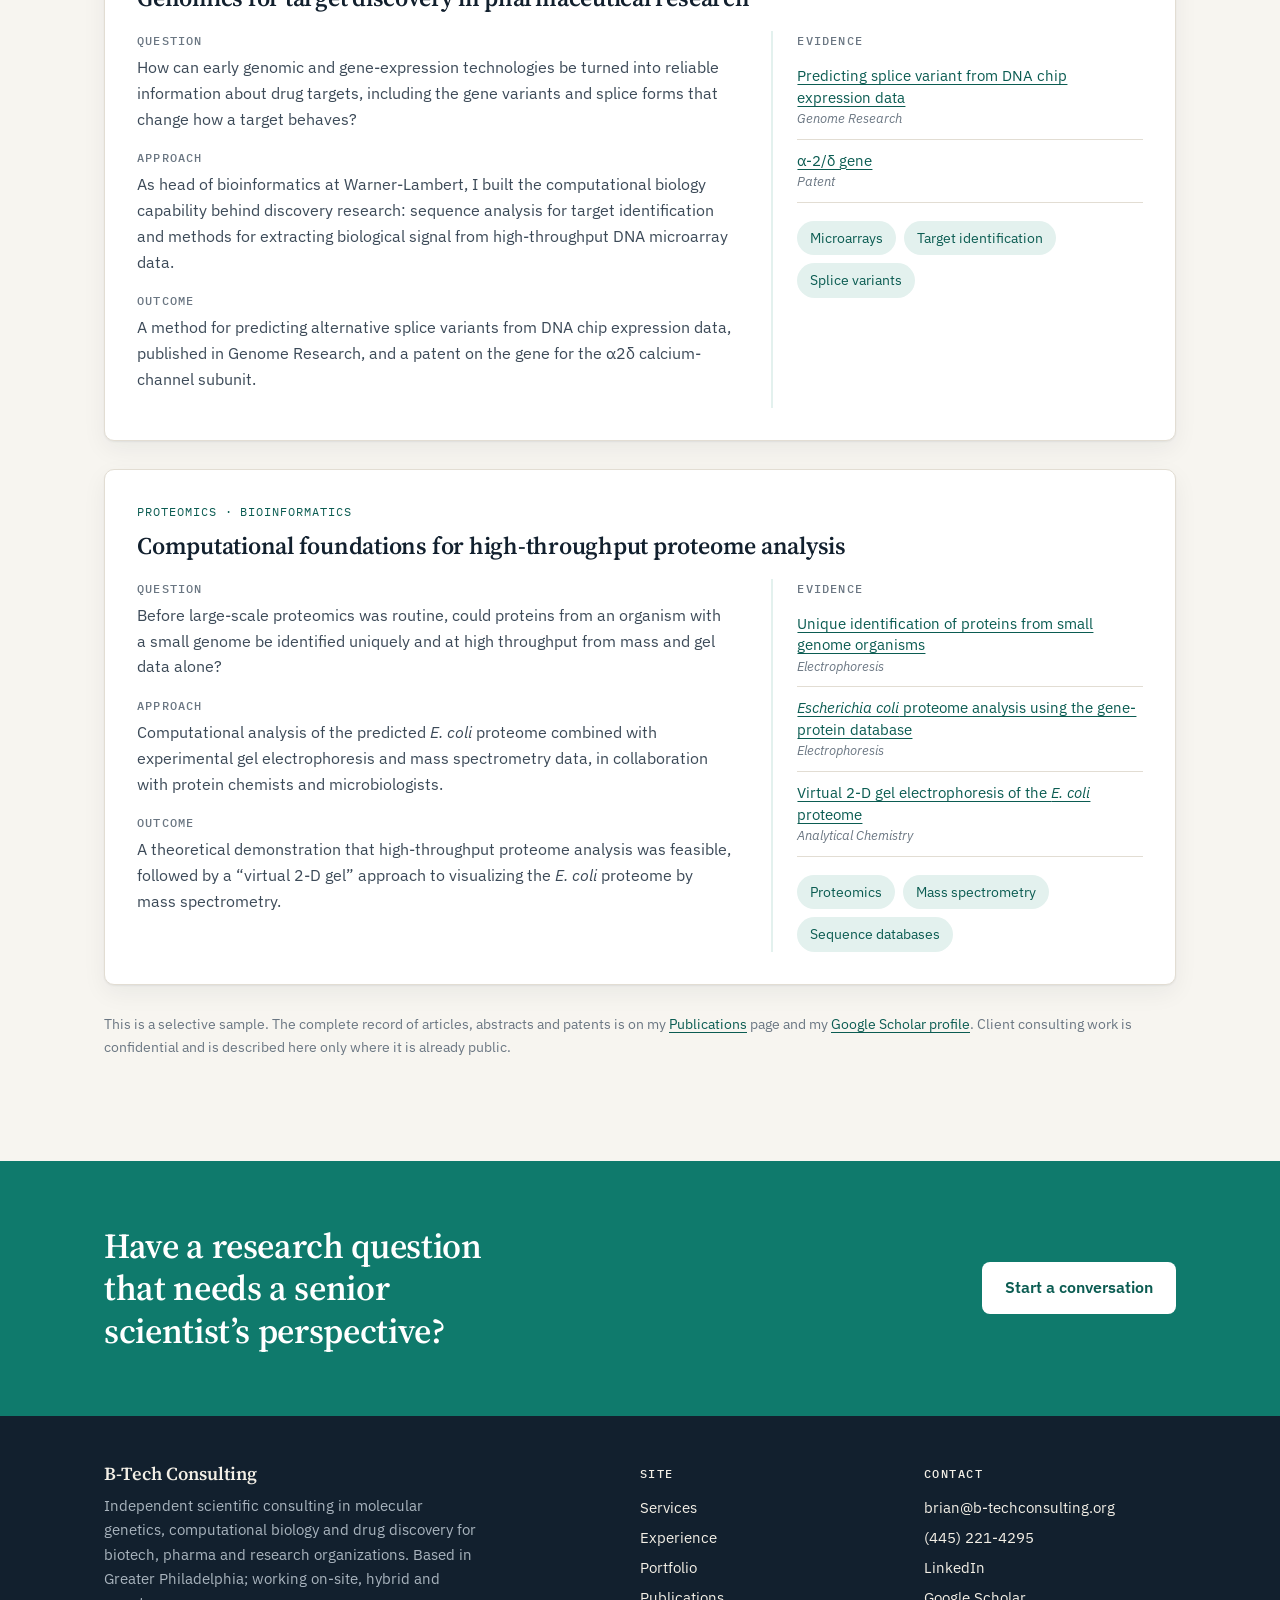
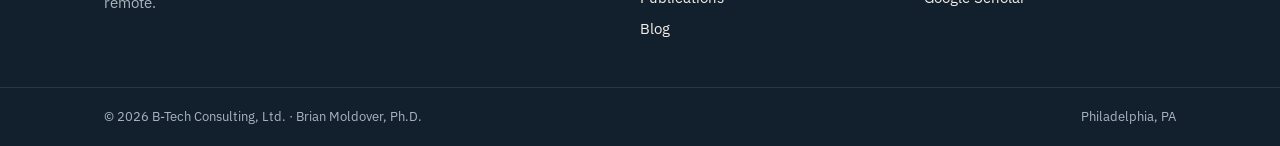
<file: portfolio.html>
<!doctype html>
<html lang="en">
<head>
  <!-- Google Tag Manager -->
  <script>(function(w,d,s,l,i){w[l]=w[l]||[];w[l].push({'gtm.start':
  new Date().getTime(),event:'gtm.js'});var f=d.getElementsByTagName(s)[0],
  j=d.createElement(s),dl=l!='dataLayer'?'&l='+l:'';j.async=true;j.src=
  'https://www.googletagmanager.com/gtm.js?id='+i+dl;f.parentNode.insertBefore(j,f);
  })(window,document,'script','dataLayer','GTM-T9N9X773');</script>
  <!-- End Google Tag Manager -->
  <meta charset="utf-8">
  <meta name="viewport" content="width=device-width, initial-scale=1">
  <title>Portfolio | Brian Moldover, Ph.D. | B-Tech Consulting</title>
  <link rel="canonical" href="https://b-techconsulting.org/portfolio">
  <meta name="description" content="Selected research projects by Brian Moldover, Ph.D.: AI model validation, cloud virtual screening, microRNA biomarkers, pharmaceutical genomics and proteomics, with links to published evidence.">
  <meta property="og:title" content="Portfolio | Brian Moldover, Ph.D. | B-Tech Consulting">
  <meta property="og:description" content="Selected research projects by Brian Moldover, Ph.D.: AI model validation, cloud virtual screening, microRNA biomarkers, pharmaceutical genomics and proteomics, with links to published evidence.">
  <meta property="og:type" content="website">
  <link rel="icon" href="data:image/svg+xml,%3Csvg xmlns='http://www.w3.org/2000/svg' viewBox='0 0 64 64'%3E%3Crect width='64' height='64' rx='14' fill='%230f7a6c'/%3E%3Ctext x='32' y='44' font-family='Georgia' font-size='36' font-weight='700' fill='white' text-anchor='middle'%3EB%3C/text%3E%3C/svg%3E">
  <link rel="preconnect" href="https://fonts.googleapis.com"><link rel="preconnect" href="https://fonts.gstatic.com" crossorigin><link href="https://fonts.googleapis.com/css2?family=IBM+Plex+Mono:wght@400;500&family=IBM+Plex+Sans:wght@400;500;600&family=Source+Serif+4:opsz,wght@8..60,500;8..60,600;8..60,700&display=swap" rel="stylesheet">
  <link rel="stylesheet" href="assets/styles.css">
</head>
<body>
  <!-- Google Tag Manager (noscript) -->
  <noscript><iframe src="https://www.googletagmanager.com/ns.html?id=GTM-T9N9X773"
  height="0" width="0" style="display:none;visibility:hidden"></iframe></noscript>
  <!-- End Google Tag Manager (noscript) -->
  <a class="skip" href="#main">Skip to content</a>
  <header class="site-header">
    <div class="wrap">
      <a class="brand" href="/" aria-label="B-Tech Consulting home">
        <span class="brand-mark" aria-hidden="true">B</span>
        <span class="brand-name">B-Tech Consulting<small>Brian Moldover, Ph.D.</small></span>
      </a>
      <button class="menu-btn" aria-expanded="false" aria-controls="site-nav">Menu</button>
      <nav class="nav" id="site-nav" aria-label="Main">
        <a href="/">Home</a>
        <a href="/services">Services</a>
        <a href="/experience">Experience</a>
        <a href="/portfolio" aria-current="page">Portfolio</a>
        <a href="/publications">Publications</a>
        <a href="/blog">Blog</a>
        <a class="nav-cta" href="/contact">Contact</a>
      </nav>
    </div>
  </header>
  <main id="main">

    <section class="hero page-hero">
      <div class="wrap">
        <div class="eyebrow">Portfolio</div>
        <h1>Selected research projects</h1>
        <p class="lede">A selective sample of the scientific problems I have worked on, from current AI-assisted analysis of viral gene regulation back to the genomics, proteomics and drug-discovery programs behind it. Each project links to evidence you can check for yourself: peer-reviewed papers, patents and federal grant records.</p>
        <div class="btns">
          <a class="btn btn-primary" href="#current">Current work</a>
          <a class="btn btn-ghost" href="#major">Major projects</a>
        </div>
      </div>
    </section>

    <section class="block">
      <div class="wrap">
        <div class="section-head">
          <div class="eyebrow">A common thread</div>
          <h2>How DNA sequence controls biology, and how computation can predict it</h2>
          <p>My work has moved through gene-expression analysis, proteomics, clinical biomarker discovery and small-molecule prediction. The question has stayed the same: what does a sequence or a structure do, and how confidently can we predict it? Today I apply the same question to AI models, asking where their output holds up against experimental and clinical evidence and where it does not.</p>
        </div>
        <div class="chips">
          <a class="chip" href="#ltr">HIV-1 LTR variants &amp; AlphaGenome</a>
          <a class="chip" href="#ai-eval">Expert evaluation of AI</a>
          <a class="chip" href="#chemalytics">Cloud virtual screening</a>
          <a class="chip" href="#hiv-cohort">HIV-1 clinical cohort</a>
          <a class="chip" href="#copd">COPD microRNA biomarkers</a>
          <a class="chip" href="#pharma-genomics">Pharmaceutical genomics</a>
          <a class="chip" href="#proteomics">Proteome analysis</a>
        </div>
      </div>
    </section>

    <section class="block alt" id="current">
      <div class="wrap">
        <div class="section-head">
          <div class="eyebrow">Current work</div>
          <h2>Newest projects</h2>
          <p>Independent consulting that applies modern AI models to scientific questions, with the domain checks that tell you whether to trust the answer.</p>
        </div>

        <article class="project" id="ltr">
          <div class="project-head">
            <span class="tag">Viral genomics &middot; AI models &middot; In progress</span>
            <h3>HIV-1 promoter (LTR) variants analyzed with AlphaGenome</h3>
          </div>
          <div class="project-body">
            <div>
              <h4>Question</h4>
              <p>Naturally occurring single-nucleotide variants in the HIV-1 long terminal repeat (LTR), the viral promoter, were linked in our earlier cohort studies to disease severity and to neurocognitive impairment. Can a state-of-the-art sequence-to-function AI model predict the regulatory effects of those same variants?</p>
              <h4>Approach</h4>
              <p>Using Google DeepMind&rsquo;s AlphaGenome model to score LTR sequence variants and interpreting the predictions against the published experimental and clinical findings, with attention to where the model&rsquo;s training data and assumptions do and do not fit a viral promoter.</p>
              <h4>What it shows</h4>
              <p>A working example of the AI validation I offer clients: a modern model applied to a question where I already know the biology, so its output can be judged against evidence rather than taken on faith.</p>
            </div>
            <aside class="evidence">
              <h4>Background evidence</h4>
              <ul>
                <li><a href="https://doi.org/10.1371/journal.pone.0150835" target="_blank" rel="noopener">HIV-1 promoter SNPs associated with clinical disease severity</a> <span>PLoS One</span></li>
                <li><a href="https://doi.org/10.1007/s13365-010-0014-1" target="_blank" rel="noopener">Co-selected promoter SNPs precede neurocognitive impairment</a> <span>J. NeuroVirology</span></li>
              </ul>
              <div class="chips"><span class="chip">AlphaGenome</span><span class="chip">Variant effect prediction</span><span class="chip">Gene regulation</span></div>
            </aside>
          </div>
        </article>

        <article class="project" id="ai-eval">
          <div class="project-head">
            <span class="tag">AI evaluation &middot; Scientific R&amp;D</span>
            <h3>Expert evaluation of AI in scientific research</h3>
          </div>
          <div class="project-body">
            <div>
              <h4>Question</h4>
              <p>AI tools produce fluent, confident scientific answers. Which of those answers would survive review by an experienced scientist, and how can an organization test that systematically before relying on them?</p>
              <h4>Approach</h4>
              <p>Testing AI systems on questions whose answers I know from my own research, and building structured evaluation tasks from real analyses so that model output can be scored against expert-verified results rather than plausibility.</p>
              <h4>What it shows</h4>
              <p>A practical method for separating reliable AI output from confident error, the core of my AI Scientific Validation service.</p>
            </div>
            <aside class="evidence">
              <h4>Published writing</h4>
              <ul>
                <li><a href="/blog/validating-ai-claims-in-scientific-rd">How to validate AI claims in scientific R&amp;D</a> <span>Blog</span></li>
                <li><a href="/blog/i-asked-claude-ai-a-question-i-already-knew-the-answer-to">I asked Claude AI a question I already knew the answer to</a> <span>Blog</span></li>
                <li><a href="/blog/am-i-learning-or-just-handing-it-to-ai">Am I learning, or just handing it to AI?</a> <span>Blog</span></li>
              </ul>
              <div class="chips"><span class="chip">AI/ML evaluation</span><span class="chip">Benchmark design</span><span class="chip">Domain validation</span></div>
            </aside>
          </div>
        </article>
      </div>
    </section>

    <section class="block" id="major">
      <div class="wrap">
        <div class="section-head">
          <div class="eyebrow">Major projects</div>
          <h2>Research that defined my career</h2>
          <p>Work from my years as founder of Chemalytics, as a bioinformatics leader in the pharmaceutical industry, and as a research scientist.</p>
        </div>

        <article class="project" id="chemalytics">
          <div class="project-head">
            <span class="tag">Drug discovery &middot; Cheminformatics &middot; NIH-funded</span>
            <h3>Chemalytics: cloud platform for virtual screening and small-molecule hit prediction</h3>
          </div>
          <div class="project-body">
            <div>
              <h4>Question</h4>
              <p>Can the likely interactions and function of a small molecule be predicted computationally, quickly enough to rank very large compound libraries before any wet-lab screening?</p>
              <h4>Approach</h4>
              <p>Developed ChemVassa, a method for identifying small-molecule hits, and built it into a cloud computing platform for ultra-high-throughput prediction, docking and ranking. I led the science, the software architecture and the grant strategy, and applied the platform with pharmaceutical and academic partners in cancer, HIV and antimicrobial programs.</p>
              <h4>Outcome</h4>
              <p>Peer-reviewed method publication, two patents including novel LYN kinase inhibitors, and NIH SBIR funding from Phase I feasibility through Phase II development.</p>
            </div>
            <aside class="evidence">
              <h4>Evidence</h4>
              <ul>
                <li><a href="https://doi.org/10.2174/1874104501206010029" target="_blank" rel="noopener">ChemVassa: a new method for identifying small molecule hits in drug discovery</a> <span>Open Med. Chem. J.</span></li>
                <li><a href="https://patents.google.com/?q=%22System+and+Method+of+Predicting+Chemical+Interaction+and+Functionality+of+Molecules%22&amp;inventor=Moldover" target="_blank" rel="noopener">System and method of predicting chemical interaction and functionality of molecules</a> <span>Patent</span></li>
                <li><a href="https://patents.google.com/?q=%22Novel+Inhibitors+of+LYN+Kinase+and+Methods+Using+Same%22&amp;inventor=Moldover" target="_blank" rel="noopener">Novel inhibitors of LYN kinase and methods using same</a> <span>Patent</span></li>
                <li><a href="https://reporter.nih.gov/project-details/8200972" target="_blank" rel="noopener">SBIR Phase I, R43GM097902</a> <span>NIH RePORTER</span></li>
                <li><a href="https://reporter.nih.gov/project-details/8819550" target="_blank" rel="noopener">SBIR Phase II, R44GM097902</a> <span>NIH RePORTER</span></li>
              </ul>
              <div class="chips"><span class="chip">Virtual screening</span><span class="chip">Docking</span><span class="chip">Cloud computing</span><span class="chip">Grant writing</span></div>
            </aside>
          </div>
        </article>


        <article class="project" id="hiv-cohort">
          <div class="project-head">
            <span class="tag">HIV genetics &middot; Clinical cohort &middot; Sequence analysis</span>
            <h3>HIV-1 genetic variation and disease outcomes in a patient cohort</h3>
          </div>
          <div class="project-body">
            <div>
              <h4>Question</h4>
              <p>Do naturally occurring changes in the HIV-1 genome, including in the viral promoter (LTR) and in the Tat, Vpr and envelope-coreceptor regions, help explain why disease severity, viral persistence and neurocognitive outcomes differ so widely between patients?</p>
              <h4>Approach</h4>
              <p>Sequence analysis of viral genes from patients followed longitudinally in a clinical HIV genetic-analysis cohort, in collaboration with virologists and clinicians. The work related LTR sequence variants, and genetic signatures in the LTR, Tat and Vpr, to clinical disease measures, coreceptor usage, substance use, aging, and sampling from blood versus brain.</p>
              <h4>Outcome</h4>
              <p>LTR variants associated with clinical disease severity, co-selected promoter variants that precede the onset of neurocognitive impairment, and distinct genetic signatures separating CXCR4- and CCR5-using virus. These findings are the experimental and clinical baseline against which I now interpret the AlphaGenome analysis above.</p>
            </div>
            <aside class="evidence">
              <h4>Evidence</h4>
              <ul>
                <li><a href="https://doi.org/10.1371/journal.pone.0150835" target="_blank" rel="noopener">HIV-1 promoter SNPs associated with clinical disease severity</a> <span>PLoS One</span></li>
                <li><a href="https://doi.org/10.1007/s13365-010-0014-1" target="_blank" rel="noopener">Co-selected promoter SNPs precede neurocognitive impairment</a> <span>J. NeuroVirology</span></li>
                <li><a href="https://doi.org/10.1371/journal.pone.0107389" target="_blank" rel="noopener">Differential genetic signatures in CXCR4- and CCR5-utilizing HIV-1</a> <span>PLoS One</span></li>
              </ul>
              <div class="chips"><span class="chip">Sequence analysis</span><span class="chip">Clinical cohort</span><span class="chip">HIV genetics</span></div>
            </aside>
          </div>
        </article>


        <article class="project" id="copd">
          <div class="project-head">
            <span class="tag">Biomarkers &middot; Immunology &middot; Clinical collaboration</span>
            <h3>MicroRNA biomarkers in chronic obstructive pulmonary disease</h3>
          </div>
          <div class="project-body">
            <div>
              <h4>Question</h4>
              <p>Why do some smokers develop COPD while others do not, and can microRNA expression in blood and immune cells point to markers of disease and to potential points of intervention?</p>
              <h4>Approach</h4>
              <p>Analysis of microRNA expression profiles from patients with COPD and from unaffected smokers, in collaboration with pulmonary and immunology researchers at Temple University.</p>
              <h4>Outcome</h4>
              <p>Identified a microRNA signature distinguishing smokers with and without COPD, and reduced expression of miR-199a-5p in the regulatory T cells of patients with COPD.</p>
            </div>
            <aside class="evidence">
              <h4>Evidence</h4>
              <ul>
                <li><a href="https://doi.org/10.1111/cei.12325" target="_blank" rel="noopener">Blunted expression of miR-199a-5p in regulatory T cells of patients with COPD</a> <span>Clin. Exp. Immunol.</span></li>
                <li><a href="https://scholar.google.com/scholar?q=%22MicroRNA+signature+in+the+peripheral+blood+of+smokers+and+patients+with+COPD%22" target="_blank" rel="noopener">MicroRNA signature in the peripheral blood of smokers and patients with COPD</a> <span>ATS abstract</span></li>
              </ul>
              <div class="chips"><span class="chip">microRNA</span><span class="chip">Biomarker discovery</span><span class="chip">Translational research</span></div>
            </aside>
          </div>
        </article>

        <article class="project" id="pharma-genomics">
          <div class="project-head">
            <span class="tag">Pharmaceutical R&amp;D &middot; Genomics</span>
            <h3>Genomics for target discovery in pharmaceutical research</h3>
          </div>
          <div class="project-body">
            <div>
              <h4>Question</h4>
              <p>How can early genomic and gene-expression technologies be turned into reliable information about drug targets, including the gene variants and splice forms that change how a target behaves?</p>
              <h4>Approach</h4>
              <p>As head of bioinformatics at Warner-Lambert, I built the computational biology capability behind discovery research: sequence analysis for target identification and methods for extracting biological signal from high-throughput DNA microarray data.</p>
              <h4>Outcome</h4>
              <p>A method for predicting alternative splice variants from DNA chip expression data, published in Genome Research, and a patent on the gene for the &alpha;2&delta; calcium-channel subunit.</p>
            </div>
            <aside class="evidence">
              <h4>Evidence</h4>
              <ul>
                <li><a href="https://doi.org/10.1101/gr.165501" target="_blank" rel="noopener">Predicting splice variant from DNA chip expression data</a> <span>Genome Research</span></li>
                <li><a href="https://patents.google.com/?q=%22%CE%B1-2%2F%CE%B4+gene%22&amp;inventor=Moldover" target="_blank" rel="noopener">&alpha;-2/&delta; gene</a> <span>Patent</span></li>
              </ul>
              <div class="chips"><span class="chip">Microarrays</span><span class="chip">Target identification</span><span class="chip">Splice variants</span></div>
            </aside>
          </div>
        </article>

        <article class="project" id="proteomics">
          <div class="project-head">
            <span class="tag">Proteomics &middot; Bioinformatics</span>
            <h3>Computational foundations for high-throughput proteome analysis</h3>
          </div>
          <div class="project-body">
            <div>
              <h4>Question</h4>
              <p>Before large-scale proteomics was routine, could proteins from an organism with a small genome be identified uniquely and at high throughput from mass and gel data alone?</p>
              <h4>Approach</h4>
              <p>Computational analysis of the predicted <i>E. coli</i> proteome combined with experimental gel electrophoresis and mass spectrometry data, in collaboration with protein chemists and microbiologists.</p>
              <h4>Outcome</h4>
              <p>A theoretical demonstration that high-throughput proteome analysis was feasible, followed by a &ldquo;virtual 2-D gel&rdquo; approach to visualizing the <i>E. coli</i> proteome by mass spectrometry.</p>
            </div>
            <aside class="evidence">
              <h4>Evidence</h4>
              <ul>
                <li><a href="https://doi.org/10.1002/elps.1150181503" target="_blank" rel="noopener">Unique identification of proteins from small genome organisms</a> <span>Electrophoresis</span></li>
                <li><a href="https://doi.org/10.1002/elps.1150180805" target="_blank" rel="noopener"><i>Escherichia coli</i> proteome analysis using the gene-protein database</a> <span>Electrophoresis</span></li>
                <li><a href="https://doi.org/10.1021/ac0101858" target="_blank" rel="noopener">Virtual 2-D gel electrophoresis of the <i>E. coli</i> proteome</a> <span>Analytical Chemistry</span></li>
              </ul>
              <div class="chips"><span class="chip">Proteomics</span><span class="chip">Mass spectrometry</span><span class="chip">Sequence databases</span></div>
            </aside>
          </div>
        </article>

        <p class="form-note" style="margin-top:12px">This is a selective sample. The complete record of articles, abstracts and patents is on my <a href="/publications">Publications</a> page and my <a href="https://scholar.google.com/citations?user=Ze5_UuoAAAAJ&amp;hl=en" target="_blank" rel="noopener">Google Scholar profile</a>. Client consulting work is confidential and is described here only where it is already public.</p>
      </div>
    </section>

    <section class="cta-band">
      <div class="wrap">
        <h2>Have a research question that needs a senior scientist&rsquo;s perspective?</h2>
        <a class="btn" href="/contact">Start a conversation</a>
      </div>
    </section>
  </main>

  <footer class="site-footer">
    <div class="wrap">
      <div>
        <div class="brand-name" style="color:var(--hero-ink);margin-bottom:10px">B-Tech Consulting</div>
        <p style="max-width:42ch">Independent scientific consulting in molecular genetics, computational biology and drug discovery for biotech, pharma and research organizations. Based in Greater Philadelphia; working on-site, hybrid and remote.</p>
      </div>
      <div>
        <h4>Site</h4>
        <ul>
          <li><a href="/services">Services</a></li>
          <li><a href="/experience">Experience</a></li>
          <li><a href="/portfolio">Portfolio</a></li>
          <li><a href="/publications">Publications</a></li>
          <li><a href="/blog">Blog</a></li>
        </ul>
      </div>
      <div>
        <h4>Contact</h4>
        <ul>
          <li><a href="mailto:brian@b-techconsulting.org">brian@b-techconsulting.org</a></li>
          <li><a href="tel:+14452214295">(445) 221-4295</a></li>
          <li><a href="https://www.linkedin.com/in/brian-moldover-625732420/" rel="noopener" target="_blank">LinkedIn</a></li>
          <li><a href="https://scholar.google.com/citations?user=Ze5_UuoAAAAJ&hl=en" rel="noopener" target="_blank">Google Scholar</a></li>
        </ul>
      </div>
    </div>
    <div class="footer-base">
      <div class="wrap">
        <span>&copy; <span id="year">2026</span> B-Tech Consulting, Ltd. &middot; Brian Moldover, Ph.D.</span>
        <span>Philadelphia, PA</span>
      </div>
    </div>
  </footer>
  <script src="assets/site.js"></script>
</body>
</html>
</file>
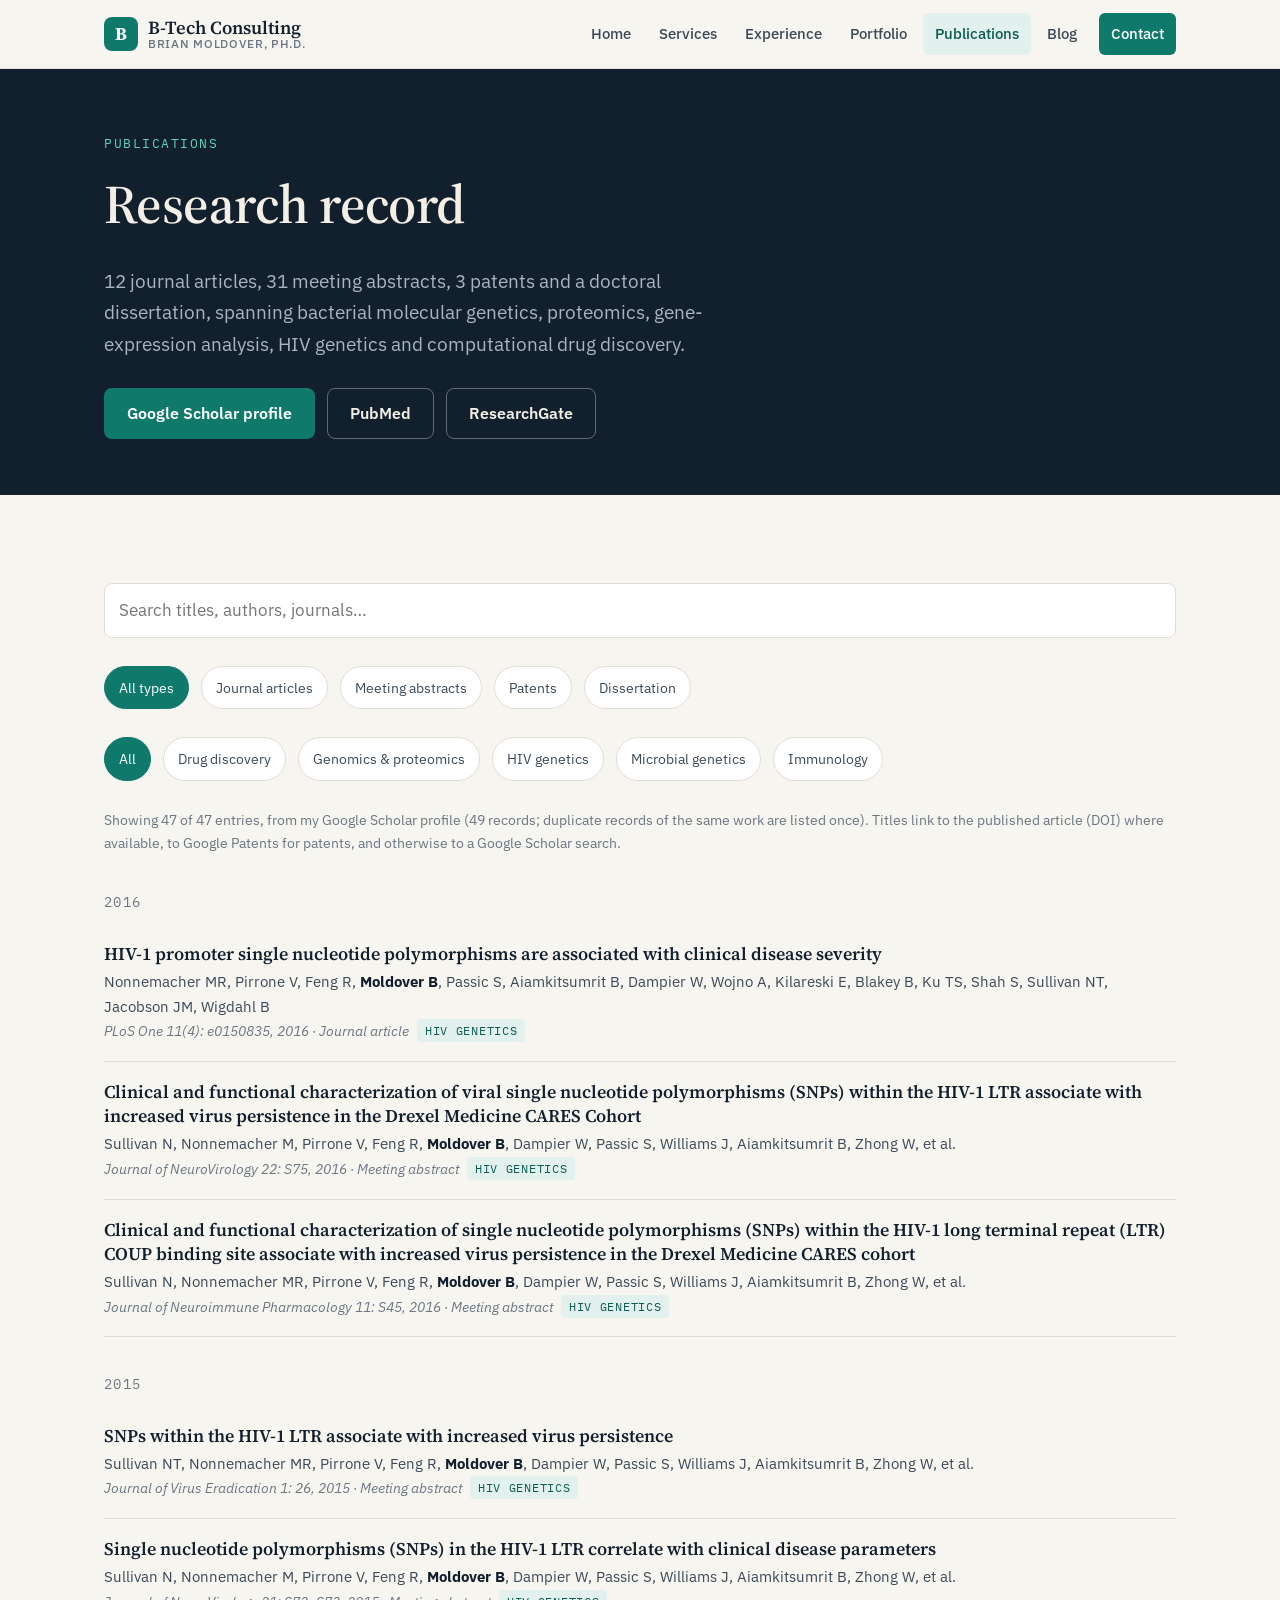
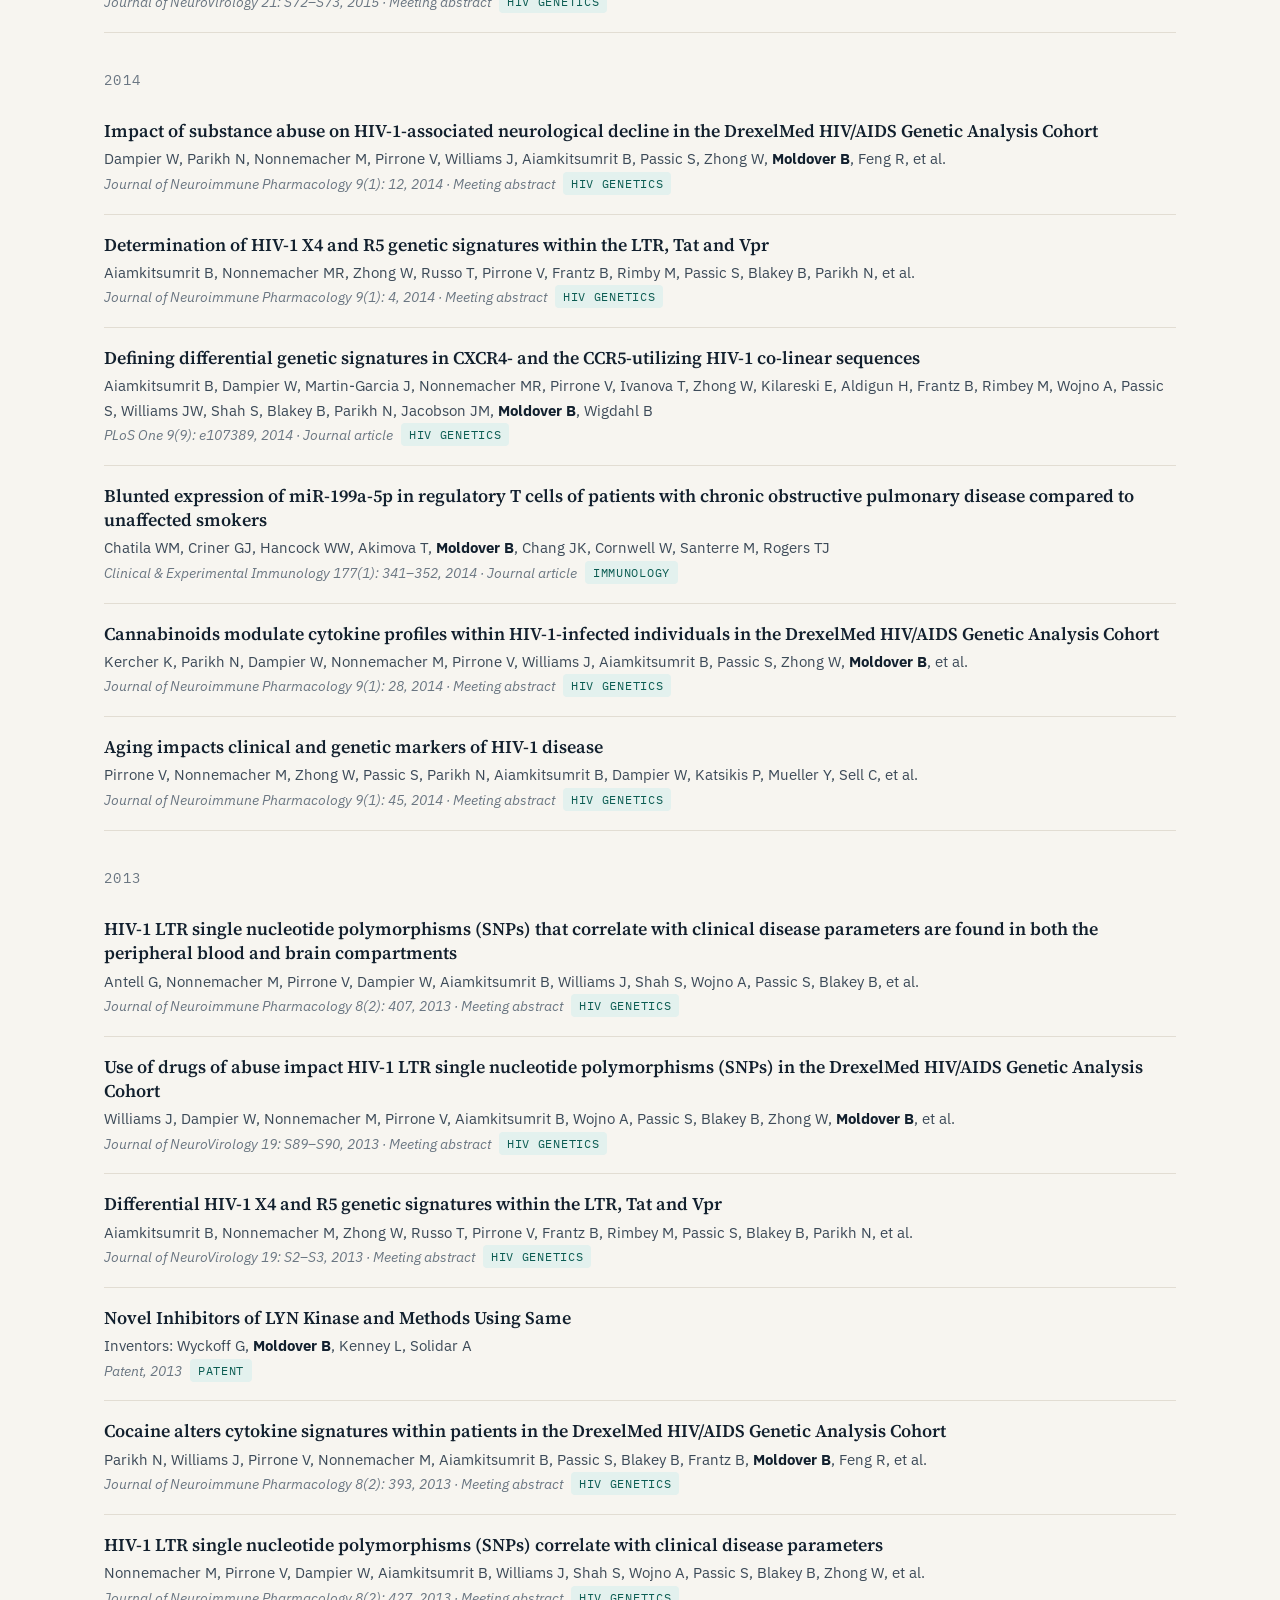
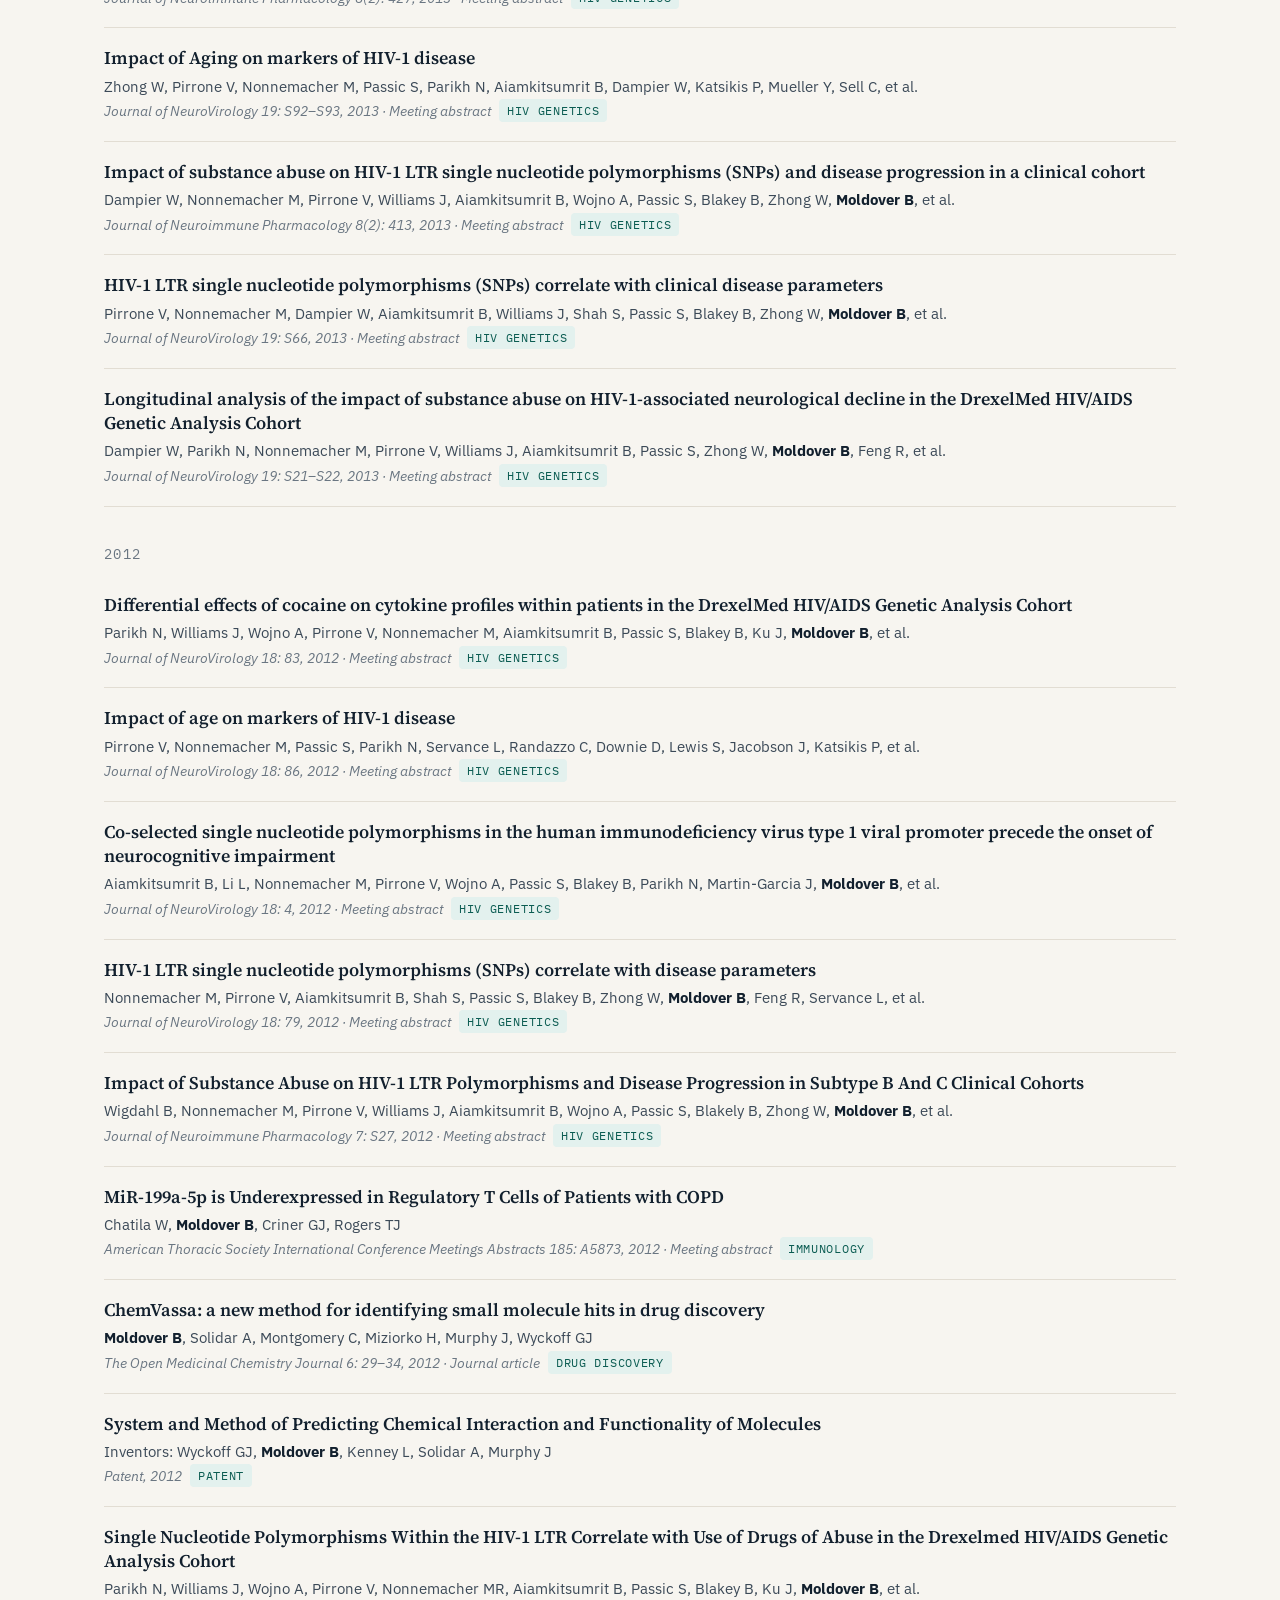
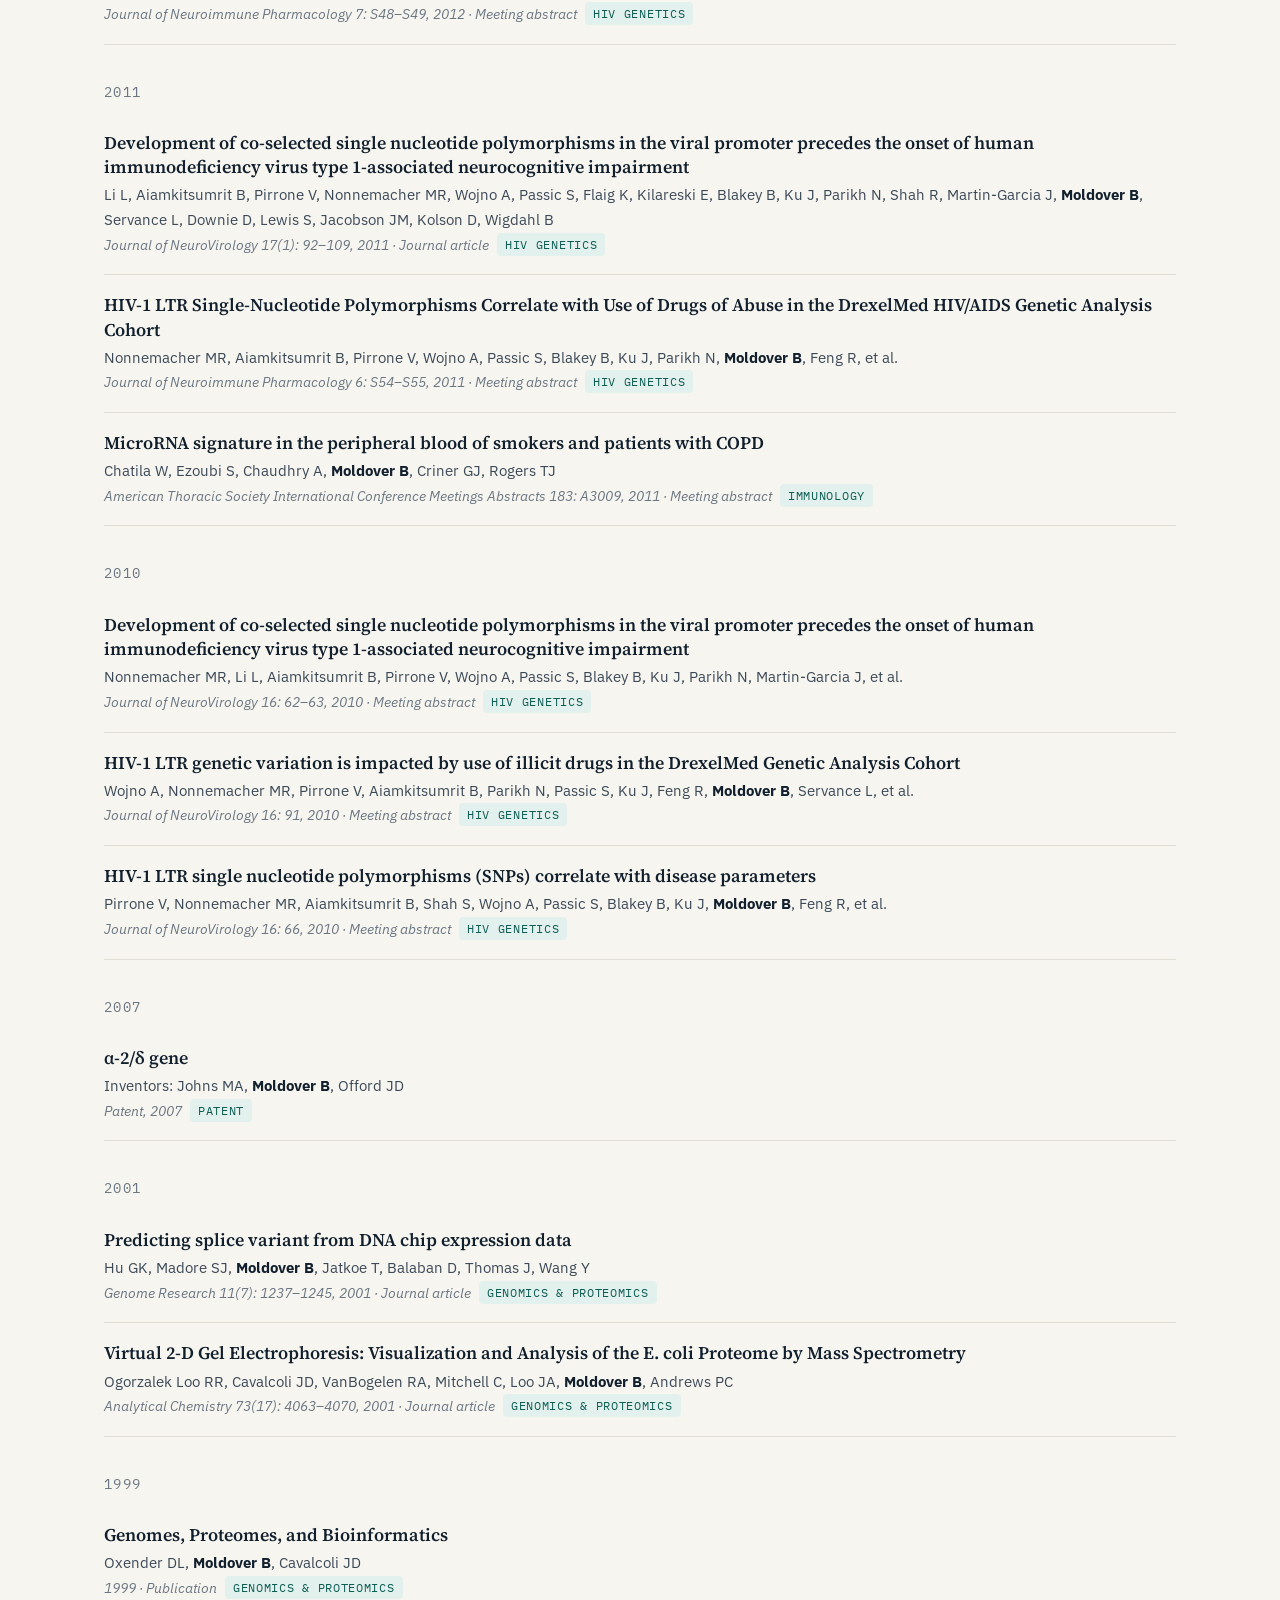
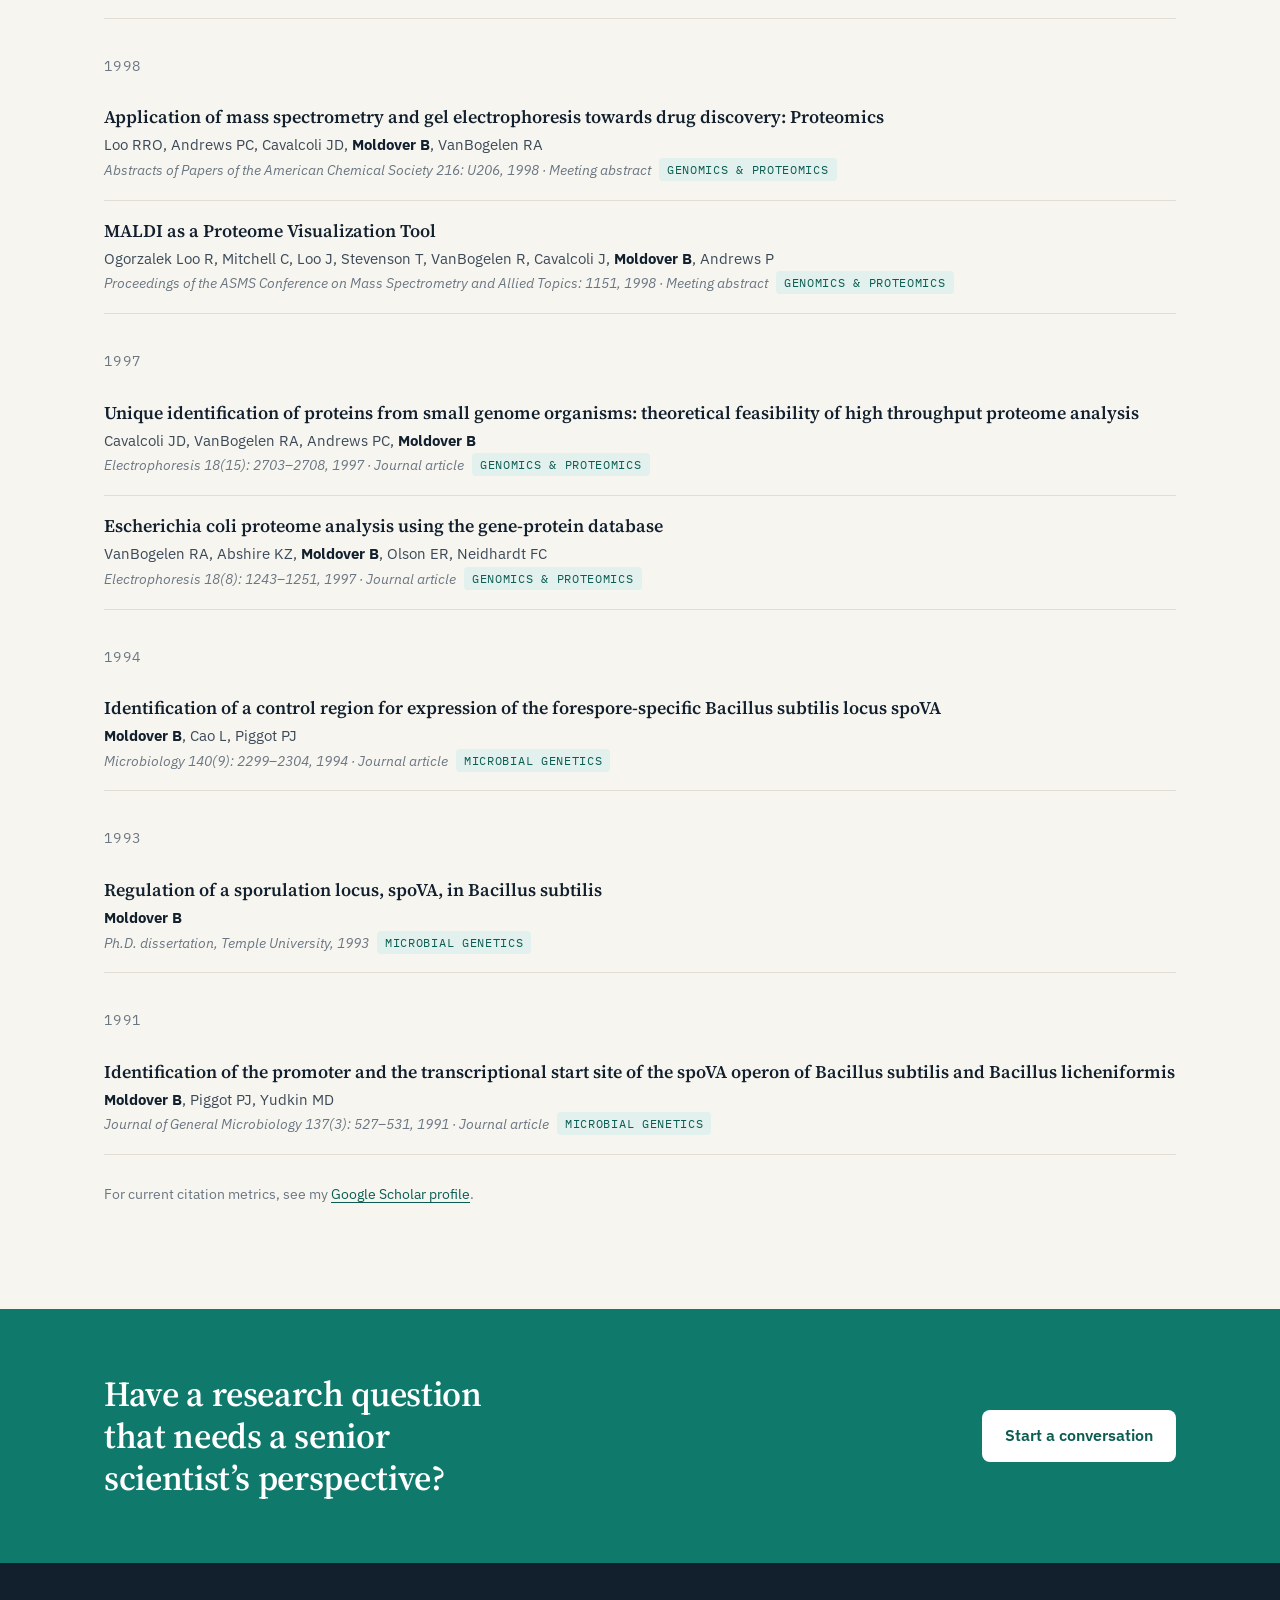
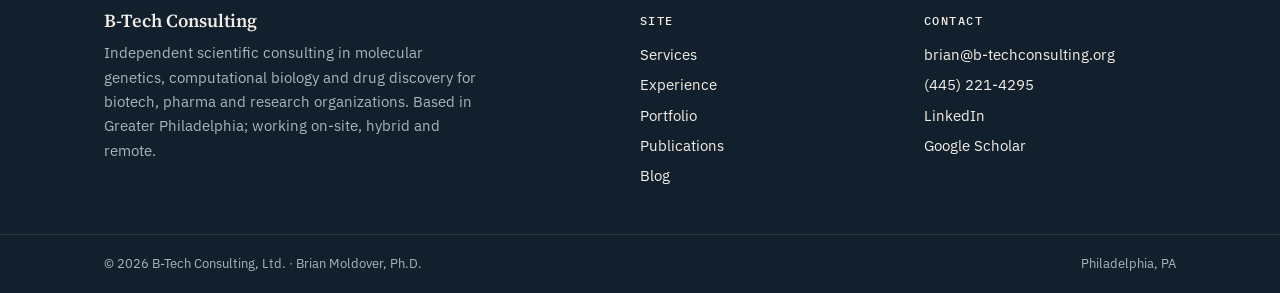
<file: publications.html>
<!doctype html>
<html lang="en">
<head>
  <!-- Google Tag Manager -->
  <script>(function(w,d,s,l,i){w[l]=w[l]||[];w[l].push({'gtm.start':
  new Date().getTime(),event:'gtm.js'});var f=d.getElementsByTagName(s)[0],
  j=d.createElement(s),dl=l!='dataLayer'?'&l='+l:'';j.async=true;j.src=
  'https://www.googletagmanager.com/gtm.js?id='+i+dl;f.parentNode.insertBefore(j,f);
  })(window,document,'script','dataLayer','GTM-T9N9X773');</script>
  <!-- End Google Tag Manager -->
  <meta charset="utf-8">
  <meta name="viewport" content="width=device-width, initial-scale=1">
  <title>Publications | Brian Moldover, Ph.D. | B-Tech Consulting</title>
  <link rel="canonical" href="https://b-techconsulting.org/publications">
  <meta name="description" content="Publications by Brian Moldover in genomics, proteomics, HIV genetics, microbial genetics and computational drug discovery.">
  <meta property="og:title" content="Publications | Brian Moldover, Ph.D. | B-Tech Consulting">
  <meta property="og:description" content="Publications by Brian Moldover in genomics, proteomics, HIV genetics, microbial genetics and computational drug discovery.">
  <meta property="og:type" content="website">
  <link rel="icon" href="data:image/svg+xml,%3Csvg xmlns='http://www.w3.org/2000/svg' viewBox='0 0 64 64'%3E%3Crect width='64' height='64' rx='14' fill='%230f7a6c'/%3E%3Ctext x='32' y='44' font-family='Georgia' font-size='36' font-weight='700' fill='white' text-anchor='middle'%3EB%3C/text%3E%3C/svg%3E">
  <link rel="preconnect" href="https://fonts.googleapis.com"><link rel="preconnect" href="https://fonts.gstatic.com" crossorigin><link href="https://fonts.googleapis.com/css2?family=IBM+Plex+Mono:wght@400;500&family=IBM+Plex+Sans:wght@400;500;600&family=Source+Serif+4:opsz,wght@8..60,500;8..60,600;8..60,700&display=swap" rel="stylesheet">
  <link rel="stylesheet" href="assets/styles.css">
</head>
<body>
  <!-- Google Tag Manager (noscript) -->
  <noscript><iframe src="https://www.googletagmanager.com/ns.html?id=GTM-T9N9X773"
  height="0" width="0" style="display:none;visibility:hidden"></iframe></noscript>
  <!-- End Google Tag Manager (noscript) -->
  <a class="skip" href="#main">Skip to content</a>
  <header class="site-header">
    <div class="wrap">
      <a class="brand" href="/" aria-label="B-Tech Consulting home">
        <span class="brand-mark" aria-hidden="true">B</span>
        <span class="brand-name">B-Tech Consulting<small>Brian Moldover, Ph.D.</small></span>
      </a>
      <button class="menu-btn" aria-expanded="false" aria-controls="site-nav">Menu</button>
      <nav class="nav" id="site-nav" aria-label="Main">
        <a href="/">Home</a>
        <a href="/services">Services</a>
        <a href="/experience">Experience</a>
        <a href="/portfolio">Portfolio</a>
        <a href="/publications" aria-current="page">Publications</a>
        <a href="/blog">Blog</a>
        <a class="nav-cta" href="/contact">Contact</a>
      </nav>
    </div>
  </header>
  <main id="main">

    <section class="hero page-hero">
      <div class="wrap">
        <div class="eyebrow">Publications</div>
        <h1>Research record</h1>
        <p class="lede">12 journal articles, 31 meeting abstracts, 3 patents and a doctoral dissertation, spanning bacterial molecular genetics, proteomics, gene-expression analysis, HIV genetics and computational drug discovery.</p>
        <div class="btns">
          <a class="btn btn-primary" href="https://scholar.google.com/citations?user=Ze5_UuoAAAAJ&hl=en" target="_blank" rel="noopener">Google Scholar profile</a>
          <a class="btn btn-ghost" href="https://pubmed.ncbi.nlm.nih.gov/?term=Moldover+B%5BAuthor%5D" target="_blank" rel="noopener">PubMed</a>
          <a class="btn btn-ghost" href="https://www.researchgate.net/profile/Brian-Moldover" target="_blank" rel="noopener">ResearchGate</a>
        </div>
      </div>
    </section>

    <section class="block">
      <div class="wrap">
        <div class="pub-tools">
          <input type="search" id="pub-search" placeholder="Search titles, authors, journals&hellip;" aria-label="Search publications">
        </div>
        <div class="pub-tools" role="group" aria-label="Filter by type">
          <button class="filter-btn kind-btn" data-kind="all" aria-pressed="true">All types</button><button class="filter-btn kind-btn" data-kind="article" aria-pressed="false">Journal articles</button><button class="filter-btn kind-btn" data-kind="abstract" aria-pressed="false">Meeting abstracts</button><button class="filter-btn kind-btn" data-kind="patent" aria-pressed="false">Patents</button><button class="filter-btn kind-btn" data-kind="thesis" aria-pressed="false">Dissertation</button>
        </div>
        <div class="pub-tools" role="group" aria-label="Filter by topic">
          <button class="filter-btn" data-topic="all" aria-pressed="true">All</button><button class="filter-btn" data-topic="drug" aria-pressed="false">Drug discovery</button><button class="filter-btn" data-topic="omics" aria-pressed="false">Genomics & proteomics</button><button class="filter-btn" data-topic="hiv" aria-pressed="false">HIV genetics</button><button class="filter-btn" data-topic="micro" aria-pressed="false">Microbial genetics</button><button class="filter-btn" data-topic="immuno" aria-pressed="false">Immunology</button>
        </div>
        <p class="form-note">Showing <span id="pub-count">47</span> of 47 entries, from my Google Scholar profile (49 records; duplicate records of the same work are listed once). Titles link to the published article (DOI) where available, to Google Patents for patents, and otherwise to a Google Scholar search.</p>
        <div class="pub-year">2016</div>
        <article class="pub" data-topic="hiv" data-kind="article">
          <div class="pub-title"><a href="https://doi.org/10.1371/journal.pone.0150835" target="_blank" rel="noopener">HIV-1 promoter single nucleotide polymorphisms are associated with clinical disease severity</a></div>
          <div class="pub-authors">Nonnemacher MR, Pirrone V, Feng R, <b>Moldover B</b>, Passic S, Aiamkitsumrit B, Dampier W, Wojno A, Kilareski E, Blakey B, Ku TS, Shah S, Sullivan NT, Jacobson JM, Wigdahl B</div>
          <div class="pub-venue">PLoS One 11(4): e0150835, 2016 &middot; Journal article<span class="pub-topic">HIV genetics</span></div>
        </article>
        <article class="pub" data-topic="hiv" data-kind="abstract">
          <div class="pub-title"><a href="https://scholar.google.com/scholar?q=%22Clinical+and+functional+characterization+of+viral+single+nucleotide+polymorphisms+%28SNPs%29+within+the+HIV-1+LTR+associate+with+increased+virus+persistence+in+the+Drexel+Medicine+CARES+Cohort%22" target="_blank" rel="noopener">Clinical and functional characterization of viral single nucleotide polymorphisms (SNPs) within the HIV-1 LTR associate with increased virus persistence in the Drexel Medicine CARES Cohort</a></div>
          <div class="pub-authors">Sullivan N, Nonnemacher M, Pirrone V, Feng R, <b>Moldover B</b>, Dampier W, Passic S, Williams J, Aiamkitsumrit B, Zhong W, et al.</div>
          <div class="pub-venue">Journal of NeuroVirology 22: S75, 2016 &middot; Meeting abstract<span class="pub-topic">HIV genetics</span></div>
        </article>
        <article class="pub" data-topic="hiv" data-kind="abstract">
          <div class="pub-title"><a href="https://scholar.google.com/scholar?q=%22Clinical+and+functional+characterization+of+single+nucleotide+polymorphisms+%28SNPs%29+within+the+HIV-1+long+terminal+repeat+%28LTR%29+COUP+binding+site+associate+with+increased+virus+persistence+in+the+Drexel+Medicine+CARES+cohort%22" target="_blank" rel="noopener">Clinical and functional characterization of single nucleotide polymorphisms (SNPs) within the HIV-1 long terminal repeat (LTR) COUP binding site associate with increased virus persistence in the Drexel Medicine CARES cohort</a></div>
          <div class="pub-authors">Sullivan N, Nonnemacher MR, Pirrone V, Feng R, <b>Moldover B</b>, Dampier W, Passic S, Williams J, Aiamkitsumrit B, Zhong W, et al.</div>
          <div class="pub-venue">Journal of Neuroimmune Pharmacology 11: S45, 2016 &middot; Meeting abstract<span class="pub-topic">HIV genetics</span></div>
        </article>
        <div class="pub-year">2015</div>
        <article class="pub" data-topic="hiv" data-kind="abstract">
          <div class="pub-title"><a href="https://scholar.google.com/scholar?q=%22SNPs+within+the+HIV-1+LTR+associate+with+increased+virus+persistence%22" target="_blank" rel="noopener">SNPs within the HIV-1 LTR associate with increased virus persistence</a></div>
          <div class="pub-authors">Sullivan NT, Nonnemacher MR, Pirrone V, Feng R, <b>Moldover B</b>, Dampier W, Passic S, Williams J, Aiamkitsumrit B, Zhong W, et al.</div>
          <div class="pub-venue">Journal of Virus Eradication 1: 26, 2015 &middot; Meeting abstract<span class="pub-topic">HIV genetics</span></div>
        </article>
        <article class="pub" data-topic="hiv" data-kind="abstract">
          <div class="pub-title"><a href="https://scholar.google.com/scholar?q=%22Single+nucleotide+polymorphisms+%28SNPs%29+in+the+HIV-1+LTR+correlate+with+clinical+disease+parameters%22" target="_blank" rel="noopener">Single nucleotide polymorphisms (SNPs) in the HIV-1 LTR correlate with clinical disease parameters</a></div>
          <div class="pub-authors">Sullivan N, Nonnemacher M, Pirrone V, Feng R, <b>Moldover B</b>, Dampier W, Passic S, Williams J, Aiamkitsumrit B, Zhong W, et al.</div>
          <div class="pub-venue">Journal of NeuroVirology 21: S72–S73, 2015 &middot; Meeting abstract<span class="pub-topic">HIV genetics</span></div>
        </article>
        <div class="pub-year">2014</div>
        <article class="pub" data-topic="hiv" data-kind="abstract">
          <div class="pub-title"><a href="https://scholar.google.com/scholar?q=%22Impact+of+substance+abuse+on+HIV-1-associated+neurological+decline+in+the+DrexelMed+HIV%2FAIDS+Genetic+Analysis+Cohort%22" target="_blank" rel="noopener">Impact of substance abuse on HIV-1-associated neurological decline in the DrexelMed HIV/AIDS Genetic Analysis Cohort</a></div>
          <div class="pub-authors">Dampier W, Parikh N, Nonnemacher M, Pirrone V, Williams J, Aiamkitsumrit B, Passic S, Zhong W, <b>Moldover B</b>, Feng R, et al.</div>
          <div class="pub-venue">Journal of Neuroimmune Pharmacology 9(1): 12, 2014 &middot; Meeting abstract<span class="pub-topic">HIV genetics</span></div>
        </article>
        <article class="pub" data-topic="hiv" data-kind="abstract">
          <div class="pub-title"><a href="https://scholar.google.com/scholar?q=%22Determination+of+HIV-1+X4+and+R5+genetic+signatures+within+the+LTR%2C+Tat+and+Vpr%22" target="_blank" rel="noopener">Determination of HIV-1 X4 and R5 genetic signatures within the LTR, Tat and Vpr</a></div>
          <div class="pub-authors">Aiamkitsumrit B, Nonnemacher MR, Zhong W, Russo T, Pirrone V, Frantz B, Rimby M, Passic S, Blakey B, Parikh N, et al.</div>
          <div class="pub-venue">Journal of Neuroimmune Pharmacology 9(1): 4, 2014 &middot; Meeting abstract<span class="pub-topic">HIV genetics</span></div>
        </article>
        <article class="pub" data-topic="hiv" data-kind="article">
          <div class="pub-title"><a href="https://doi.org/10.1371/journal.pone.0107389" target="_blank" rel="noopener">Defining differential genetic signatures in CXCR4- and the CCR5-utilizing HIV-1 co-linear sequences</a></div>
          <div class="pub-authors">Aiamkitsumrit B, Dampier W, Martin-Garcia J, Nonnemacher MR, Pirrone V, Ivanova T, Zhong W, Kilareski E, Aldigun H, Frantz B, Rimbey M, Wojno A, Passic S, Williams JW, Shah S, Blakey B, Parikh N, Jacobson JM, <b>Moldover B</b>, Wigdahl B</div>
          <div class="pub-venue">PLoS One 9(9): e107389, 2014 &middot; Journal article<span class="pub-topic">HIV genetics</span></div>
        </article>
        <article class="pub" data-topic="immuno" data-kind="article">
          <div class="pub-title"><a href="https://doi.org/10.1111/cei.12325" target="_blank" rel="noopener">Blunted expression of miR-199a-5p in regulatory T cells of patients with chronic obstructive pulmonary disease compared to unaffected smokers</a></div>
          <div class="pub-authors">Chatila WM, Criner GJ, Hancock WW, Akimova T, <b>Moldover B</b>, Chang JK, Cornwell W, Santerre M, Rogers TJ</div>
          <div class="pub-venue">Clinical &amp; Experimental Immunology 177(1): 341–352, 2014 &middot; Journal article<span class="pub-topic">Immunology</span></div>
        </article>
        <article class="pub" data-topic="hiv" data-kind="abstract">
          <div class="pub-title"><a href="https://scholar.google.com/scholar?q=%22Cannabinoids+modulate+cytokine+profiles+within+HIV-1-infected+individuals+in+the+DrexelMed+HIV%2FAIDS+Genetic+Analysis+Cohort%22" target="_blank" rel="noopener">Cannabinoids modulate cytokine profiles within HIV-1-infected individuals in the DrexelMed HIV/AIDS Genetic Analysis Cohort</a></div>
          <div class="pub-authors">Kercher K, Parikh N, Dampier W, Nonnemacher M, Pirrone V, Williams J, Aiamkitsumrit B, Passic S, Zhong W, <b>Moldover B</b>, et al.</div>
          <div class="pub-venue">Journal of Neuroimmune Pharmacology 9(1): 28, 2014 &middot; Meeting abstract<span class="pub-topic">HIV genetics</span></div>
        </article>
        <article class="pub" data-topic="hiv" data-kind="abstract">
          <div class="pub-title"><a href="https://scholar.google.com/scholar?q=%22Aging+impacts+clinical+and+genetic+markers+of+HIV-1+disease%22" target="_blank" rel="noopener">Aging impacts clinical and genetic markers of HIV-1 disease</a></div>
          <div class="pub-authors">Pirrone V, Nonnemacher M, Zhong W, Passic S, Parikh N, Aiamkitsumrit B, Dampier W, Katsikis P, Mueller Y, Sell C, et al.</div>
          <div class="pub-venue">Journal of Neuroimmune Pharmacology 9(1): 45, 2014 &middot; Meeting abstract<span class="pub-topic">HIV genetics</span></div>
        </article>
        <div class="pub-year">2013</div>
        <article class="pub" data-topic="hiv" data-kind="abstract">
          <div class="pub-title"><a href="https://scholar.google.com/scholar?q=%22HIV-1+LTR+single+nucleotide+polymorphisms+%28SNPs%29+that+correlate+with+clinical+disease+parameters+are+found+in+both+the+peripheral+blood+and+brain+compartments%22" target="_blank" rel="noopener">HIV-1 LTR single nucleotide polymorphisms (SNPs) that correlate with clinical disease parameters are found in both the peripheral blood and brain compartments</a></div>
          <div class="pub-authors">Antell G, Nonnemacher M, Pirrone V, Dampier W, Aiamkitsumrit B, Williams J, Shah S, Wojno A, Passic S, Blakey B, et al.</div>
          <div class="pub-venue">Journal of Neuroimmune Pharmacology 8(2): 407, 2013 &middot; Meeting abstract<span class="pub-topic">HIV genetics</span></div>
        </article>
        <article class="pub" data-topic="hiv" data-kind="abstract">
          <div class="pub-title"><a href="https://scholar.google.com/scholar?q=%22Use+of+drugs+of+abuse+impact+HIV-1+LTR+single+nucleotide+polymorphisms+%28SNPs%29+in+the+DrexelMed+HIV%2FAIDS+Genetic+Analysis+Cohort%22" target="_blank" rel="noopener">Use of drugs of abuse impact HIV-1 LTR single nucleotide polymorphisms (SNPs) in the DrexelMed HIV/AIDS Genetic Analysis Cohort</a></div>
          <div class="pub-authors">Williams J, Dampier W, Nonnemacher M, Pirrone V, Aiamkitsumrit B, Wojno A, Passic S, Blakey B, Zhong W, <b>Moldover B</b>, et al.</div>
          <div class="pub-venue">Journal of NeuroVirology 19: S89–S90, 2013 &middot; Meeting abstract<span class="pub-topic">HIV genetics</span></div>
        </article>
        <article class="pub" data-topic="hiv" data-kind="abstract">
          <div class="pub-title"><a href="https://scholar.google.com/scholar?q=%22Differential+HIV-1+X4+and+R5+genetic+signatures+within+the+LTR%2C+Tat+and+Vpr%22" target="_blank" rel="noopener">Differential HIV-1 X4 and R5 genetic signatures within the LTR, Tat and Vpr</a></div>
          <div class="pub-authors">Aiamkitsumrit B, Nonnemacher M, Zhong W, Russo T, Pirrone V, Frantz B, Rimbey M, Passic S, Blakey B, Parikh N, et al.</div>
          <div class="pub-venue">Journal of NeuroVirology 19: S2–S3, 2013 &middot; Meeting abstract<span class="pub-topic">HIV genetics</span></div>
        </article>
        <article class="pub" data-topic="patent" data-kind="patent">
          <div class="pub-title"><a href="https://patents.google.com/?q=%22Novel+Inhibitors+of+LYN+Kinase+and+Methods+Using+Same%22&inventor=Moldover" target="_blank" rel="noopener">Novel Inhibitors of LYN Kinase and Methods Using Same</a></div>
          <div class="pub-authors">Inventors: Wyckoff G, <b>Moldover B</b>, Kenney L, Solidar A</div>
          <div class="pub-venue">Patent, 2013<span class="pub-topic">Patent</span></div>
        </article>
        <article class="pub" data-topic="hiv" data-kind="abstract">
          <div class="pub-title"><a href="https://scholar.google.com/scholar?q=%22Cocaine+alters+cytokine+signatures+within+patients+in+the+DrexelMed+HIV%2FAIDS+Genetic+Analysis+Cohort%22" target="_blank" rel="noopener">Cocaine alters cytokine signatures within patients in the DrexelMed HIV/AIDS Genetic Analysis Cohort</a></div>
          <div class="pub-authors">Parikh N, Williams J, Pirrone V, Nonnemacher M, Aiamkitsumrit B, Passic S, Blakey B, Frantz B, <b>Moldover B</b>, Feng R, et al.</div>
          <div class="pub-venue">Journal of Neuroimmune Pharmacology 8(2): 393, 2013 &middot; Meeting abstract<span class="pub-topic">HIV genetics</span></div>
        </article>
        <article class="pub" data-topic="hiv" data-kind="abstract">
          <div class="pub-title"><a href="https://scholar.google.com/scholar?q=%22HIV-1+LTR+single+nucleotide+polymorphisms+%28SNPs%29+correlate+with+clinical+disease+parameters%22" target="_blank" rel="noopener">HIV-1 LTR single nucleotide polymorphisms (SNPs) correlate with clinical disease parameters</a></div>
          <div class="pub-authors">Nonnemacher M, Pirrone V, Dampier W, Aiamkitsumrit B, Williams J, Shah S, Wojno A, Passic S, Blakey B, Zhong W, et al.</div>
          <div class="pub-venue">Journal of Neuroimmune Pharmacology 8(2): 427, 2013 &middot; Meeting abstract<span class="pub-topic">HIV genetics</span></div>
        </article>
        <article class="pub" data-topic="hiv" data-kind="abstract">
          <div class="pub-title"><a href="https://scholar.google.com/scholar?q=%22Impact+of+Aging+on+markers+of+HIV-1+disease%22" target="_blank" rel="noopener">Impact of Aging on markers of HIV-1 disease</a></div>
          <div class="pub-authors">Zhong W, Pirrone V, Nonnemacher M, Passic S, Parikh N, Aiamkitsumrit B, Dampier W, Katsikis P, Mueller Y, Sell C, et al.</div>
          <div class="pub-venue">Journal of NeuroVirology 19: S92–S93, 2013 &middot; Meeting abstract<span class="pub-topic">HIV genetics</span></div>
        </article>
        <article class="pub" data-topic="hiv" data-kind="abstract">
          <div class="pub-title"><a href="https://scholar.google.com/scholar?q=%22Impact+of+substance+abuse+on+HIV-1+LTR+single+nucleotide+polymorphisms+%28SNPs%29+and+disease+progression+in+a+clinical+cohort%22" target="_blank" rel="noopener">Impact of substance abuse on HIV-1 LTR single nucleotide polymorphisms (SNPs) and disease progression in a clinical cohort</a></div>
          <div class="pub-authors">Dampier W, Nonnemacher M, Pirrone V, Williams J, Aiamkitsumrit B, Wojno A, Passic S, Blakey B, Zhong W, <b>Moldover B</b>, et al.</div>
          <div class="pub-venue">Journal of Neuroimmune Pharmacology 8(2): 413, 2013 &middot; Meeting abstract<span class="pub-topic">HIV genetics</span></div>
        </article>
        <article class="pub" data-topic="hiv" data-kind="abstract">
          <div class="pub-title"><a href="https://scholar.google.com/scholar?q=%22HIV-1+LTR+single+nucleotide+polymorphisms+%28SNPs%29+correlate+with+clinical+disease+parameters%22" target="_blank" rel="noopener">HIV-1 LTR single nucleotide polymorphisms (SNPs) correlate with clinical disease parameters</a></div>
          <div class="pub-authors">Pirrone V, Nonnemacher M, Dampier W, Aiamkitsumrit B, Williams J, Shah S, Passic S, Blakey B, Zhong W, <b>Moldover B</b>, et al.</div>
          <div class="pub-venue">Journal of NeuroVirology 19: S66, 2013 &middot; Meeting abstract<span class="pub-topic">HIV genetics</span></div>
        </article>
        <article class="pub" data-topic="hiv" data-kind="abstract">
          <div class="pub-title"><a href="https://scholar.google.com/scholar?q=%22Longitudinal+analysis+of+the+impact+of+substance+abuse+on+HIV-1-associated+neurological+decline+in+the+DrexelMed+HIV%2FAIDS+Genetic+Analysis+Cohort%22" target="_blank" rel="noopener">Longitudinal analysis of the impact of substance abuse on HIV-1-associated neurological decline in the DrexelMed HIV/AIDS Genetic Analysis Cohort</a></div>
          <div class="pub-authors">Dampier W, Parikh N, Nonnemacher M, Pirrone V, Williams J, Aiamkitsumrit B, Passic S, Zhong W, <b>Moldover B</b>, Feng R, et al.</div>
          <div class="pub-venue">Journal of NeuroVirology 19: S21–S22, 2013 &middot; Meeting abstract<span class="pub-topic">HIV genetics</span></div>
        </article>
        <div class="pub-year">2012</div>
        <article class="pub" data-topic="hiv" data-kind="abstract">
          <div class="pub-title"><a href="https://scholar.google.com/scholar?q=%22Differential+effects+of+cocaine+on+cytokine+profiles+within+patients+in+the+DrexelMed+HIV%2FAIDS+Genetic+Analysis+Cohort%22" target="_blank" rel="noopener">Differential effects of cocaine on cytokine profiles within patients in the DrexelMed HIV/AIDS Genetic Analysis Cohort</a></div>
          <div class="pub-authors">Parikh N, Williams J, Wojno A, Pirrone V, Nonnemacher M, Aiamkitsumrit B, Passic S, Blakey B, Ku J, <b>Moldover B</b>, et al.</div>
          <div class="pub-venue">Journal of NeuroVirology 18: 83, 2012 &middot; Meeting abstract<span class="pub-topic">HIV genetics</span></div>
        </article>
        <article class="pub" data-topic="hiv" data-kind="abstract">
          <div class="pub-title"><a href="https://scholar.google.com/scholar?q=%22Impact+of+age+on+markers+of+HIV-1+disease%22" target="_blank" rel="noopener">Impact of age on markers of HIV-1 disease</a></div>
          <div class="pub-authors">Pirrone V, Nonnemacher M, Passic S, Parikh N, Servance L, Randazzo C, Downie D, Lewis S, Jacobson J, Katsikis P, et al.</div>
          <div class="pub-venue">Journal of NeuroVirology 18: 86, 2012 &middot; Meeting abstract<span class="pub-topic">HIV genetics</span></div>
        </article>
        <article class="pub" data-topic="hiv" data-kind="abstract">
          <div class="pub-title"><a href="https://scholar.google.com/scholar?q=%22Co-selected+single+nucleotide+polymorphisms+in+the+human+immunodeficiency+virus+type+1+viral+promoter+precede+the+onset+of+neurocognitive+impairment%22" target="_blank" rel="noopener">Co-selected single nucleotide polymorphisms in the human immunodeficiency virus type 1 viral promoter precede the onset of neurocognitive impairment</a></div>
          <div class="pub-authors">Aiamkitsumrit B, Li L, Nonnemacher M, Pirrone V, Wojno A, Passic S, Blakey B, Parikh N, Martin-Garcia J, <b>Moldover B</b>, et al.</div>
          <div class="pub-venue">Journal of NeuroVirology 18: 4, 2012 &middot; Meeting abstract<span class="pub-topic">HIV genetics</span></div>
        </article>
        <article class="pub" data-topic="hiv" data-kind="abstract">
          <div class="pub-title"><a href="https://scholar.google.com/scholar?q=%22HIV-1+LTR+single+nucleotide+polymorphisms+%28SNPs%29+correlate+with+disease+parameters%22" target="_blank" rel="noopener">HIV-1 LTR single nucleotide polymorphisms (SNPs) correlate with disease parameters</a></div>
          <div class="pub-authors">Nonnemacher M, Pirrone V, Aiamkitsumrit B, Shah S, Passic S, Blakey B, Zhong W, <b>Moldover B</b>, Feng R, Servance L, et al.</div>
          <div class="pub-venue">Journal of NeuroVirology 18: 79, 2012 &middot; Meeting abstract<span class="pub-topic">HIV genetics</span></div>
        </article>
        <article class="pub" data-topic="hiv" data-kind="abstract">
          <div class="pub-title"><a href="https://scholar.google.com/scholar?q=%22Impact+of+Substance+Abuse+on+HIV-1+LTR+Polymorphisms+and+Disease+Progression+in+Subtype+B+And+C+Clinical+Cohorts%22" target="_blank" rel="noopener">Impact of Substance Abuse on HIV-1 LTR Polymorphisms and Disease Progression in Subtype B And C Clinical Cohorts</a></div>
          <div class="pub-authors">Wigdahl B, Nonnemacher M, Pirrone V, Williams J, Aiamkitsumrit B, Wojno A, Passic S, Blakely B, Zhong W, <b>Moldover B</b>, et al.</div>
          <div class="pub-venue">Journal of Neuroimmune Pharmacology 7: S27, 2012 &middot; Meeting abstract<span class="pub-topic">HIV genetics</span></div>
        </article>
        <article class="pub" data-topic="immuno" data-kind="abstract">
          <div class="pub-title"><a href="https://scholar.google.com/scholar?q=%22MiR-199a-5p+is+Underexpressed+in+Regulatory+T+Cells+of+Patients+with+COPD%22" target="_blank" rel="noopener">MiR-199a-5p is Underexpressed in Regulatory T Cells of Patients with COPD</a></div>
          <div class="pub-authors">Chatila W, <b>Moldover B</b>, Criner GJ, Rogers TJ</div>
          <div class="pub-venue">American Thoracic Society International Conference Meetings Abstracts 185: A5873, 2012 &middot; Meeting abstract<span class="pub-topic">Immunology</span></div>
        </article>
        <article class="pub" data-topic="drug" data-kind="article">
          <div class="pub-title"><a href="https://doi.org/10.2174/1874104501206010029" target="_blank" rel="noopener">ChemVassa: a new method for identifying small molecule hits in drug discovery</a></div>
          <div class="pub-authors"><b>Moldover B</b>, Solidar A, Montgomery C, Miziorko H, Murphy J, Wyckoff GJ</div>
          <div class="pub-venue">The Open Medicinal Chemistry Journal 6: 29–34, 2012 &middot; Journal article<span class="pub-topic">Drug discovery</span></div>
        </article>
        <article class="pub" data-topic="patent" data-kind="patent">
          <div class="pub-title"><a href="https://patents.google.com/?q=%22System+and+Method+of+Predicting+Chemical+Interaction+and+Functionality+of+Molecules%22&inventor=Moldover" target="_blank" rel="noopener">System and Method of Predicting Chemical Interaction and Functionality of Molecules</a></div>
          <div class="pub-authors">Inventors: Wyckoff GJ, <b>Moldover B</b>, Kenney L, Solidar A, Murphy J</div>
          <div class="pub-venue">Patent, 2012<span class="pub-topic">Patent</span></div>
        </article>
        <article class="pub" data-topic="hiv" data-kind="abstract">
          <div class="pub-title"><a href="https://scholar.google.com/scholar?q=%22Single+Nucleotide+Polymorphisms+Within+the+HIV-1+LTR+Correlate+with+Use+of+Drugs+of+Abuse+in+the+Drexelmed+HIV%2FAIDS+Genetic+Analysis+Cohort%22" target="_blank" rel="noopener">Single Nucleotide Polymorphisms Within the HIV-1 LTR Correlate with Use of Drugs of Abuse in the Drexelmed HIV/AIDS Genetic Analysis Cohort</a></div>
          <div class="pub-authors">Parikh N, Williams J, Wojno A, Pirrone V, Nonnemacher MR, Aiamkitsumrit B, Passic S, Blakey B, Ku J, <b>Moldover B</b>, et al.</div>
          <div class="pub-venue">Journal of Neuroimmune Pharmacology 7: S48–S49, 2012 &middot; Meeting abstract<span class="pub-topic">HIV genetics</span></div>
        </article>
        <div class="pub-year">2011</div>
        <article class="pub" data-topic="hiv" data-kind="article">
          <div class="pub-title"><a href="https://doi.org/10.1007/s13365-010-0014-1" target="_blank" rel="noopener">Development of co-selected single nucleotide polymorphisms in the viral promoter precedes the onset of human immunodeficiency virus type 1-associated neurocognitive impairment</a></div>
          <div class="pub-authors">Li L, Aiamkitsumrit B, Pirrone V, Nonnemacher MR, Wojno A, Passic S, Flaig K, Kilareski E, Blakey B, Ku J, Parikh N, Shah R, Martin-Garcia J, <b>Moldover B</b>, Servance L, Downie D, Lewis S, Jacobson JM, Kolson D, Wigdahl B</div>
          <div class="pub-venue">Journal of NeuroVirology 17(1): 92–109, 2011 &middot; Journal article<span class="pub-topic">HIV genetics</span></div>
        </article>
        <article class="pub" data-topic="hiv" data-kind="abstract">
          <div class="pub-title"><a href="https://scholar.google.com/scholar?q=%22HIV-1+LTR+Single-Nucleotide+Polymorphisms+Correlate+with+Use+of+Drugs+of+Abuse+in+the+DrexelMed+HIV%2FAIDS+Genetic+Analysis+Cohort%22" target="_blank" rel="noopener">HIV-1 LTR Single-Nucleotide Polymorphisms Correlate with Use of Drugs of Abuse in the DrexelMed HIV/AIDS Genetic Analysis Cohort</a></div>
          <div class="pub-authors">Nonnemacher MR, Aiamkitsumrit B, Pirrone V, Wojno A, Passic S, Blakey B, Ku J, Parikh N, <b>Moldover B</b>, Feng R, et al.</div>
          <div class="pub-venue">Journal of Neuroimmune Pharmacology 6: S54–S55, 2011 &middot; Meeting abstract<span class="pub-topic">HIV genetics</span></div>
        </article>
        <article class="pub" data-topic="immuno" data-kind="abstract">
          <div class="pub-title"><a href="https://scholar.google.com/scholar?q=%22MicroRNA+signature+in+the+peripheral+blood+of+smokers+and+patients+with+COPD%22" target="_blank" rel="noopener">MicroRNA signature in the peripheral blood of smokers and patients with COPD</a></div>
          <div class="pub-authors">Chatila W, Ezoubi S, Chaudhry A, <b>Moldover B</b>, Criner GJ, Rogers TJ</div>
          <div class="pub-venue">American Thoracic Society International Conference Meetings Abstracts 183: A3009, 2011 &middot; Meeting abstract<span class="pub-topic">Immunology</span></div>
        </article>
        <div class="pub-year">2010</div>
        <article class="pub" data-topic="hiv" data-kind="abstract">
          <div class="pub-title"><a href="https://scholar.google.com/scholar?q=%22Development+of+co-selected+single+nucleotide+polymorphisms+in+the+viral+promoter+precedes+the+onset+of+human+immunodeficiency+virus+type+1-associated+neurocognitive+impairment%22" target="_blank" rel="noopener">Development of co-selected single nucleotide polymorphisms in the viral promoter precedes the onset of human immunodeficiency virus type 1-associated neurocognitive impairment</a></div>
          <div class="pub-authors">Nonnemacher MR, Li L, Aiamkitsumrit B, Pirrone V, Wojno A, Passic S, Blakey B, Ku J, Parikh N, Martin-Garcia J, et al.</div>
          <div class="pub-venue">Journal of NeuroVirology 16: 62–63, 2010 &middot; Meeting abstract<span class="pub-topic">HIV genetics</span></div>
        </article>
        <article class="pub" data-topic="hiv" data-kind="abstract">
          <div class="pub-title"><a href="https://scholar.google.com/scholar?q=%22HIV-1+LTR+genetic+variation+is+impacted+by+use+of+illicit+drugs+in+the+DrexelMed+Genetic+Analysis+Cohort%22" target="_blank" rel="noopener">HIV-1 LTR genetic variation is impacted by use of illicit drugs in the DrexelMed Genetic Analysis Cohort</a></div>
          <div class="pub-authors">Wojno A, Nonnemacher MR, Pirrone V, Aiamkitsumrit B, Parikh N, Passic S, Ku J, Feng R, <b>Moldover B</b>, Servance L, et al.</div>
          <div class="pub-venue">Journal of NeuroVirology 16: 91, 2010 &middot; Meeting abstract<span class="pub-topic">HIV genetics</span></div>
        </article>
        <article class="pub" data-topic="hiv" data-kind="abstract">
          <div class="pub-title"><a href="https://scholar.google.com/scholar?q=%22HIV-1+LTR+single+nucleotide+polymorphisms+%28SNPs%29+correlate+with+disease+parameters%22" target="_blank" rel="noopener">HIV-1 LTR single nucleotide polymorphisms (SNPs) correlate with disease parameters</a></div>
          <div class="pub-authors">Pirrone V, Nonnemacher MR, Aiamkitsumrit B, Shah S, Wojno A, Passic S, Blakey B, Ku J, <b>Moldover B</b>, Feng R, et al.</div>
          <div class="pub-venue">Journal of NeuroVirology 16: 66, 2010 &middot; Meeting abstract<span class="pub-topic">HIV genetics</span></div>
        </article>
        <div class="pub-year">2007</div>
        <article class="pub" data-topic="patent" data-kind="patent">
          <div class="pub-title"><a href="https://patents.google.com/?q=%22%CE%B1-2%2F%CE%B4+gene%22&inventor=Moldover" target="_blank" rel="noopener">α-2/δ gene</a></div>
          <div class="pub-authors">Inventors: Johns MA, <b>Moldover B</b>, Offord JD</div>
          <div class="pub-venue">Patent, 2007<span class="pub-topic">Patent</span></div>
        </article>
        <div class="pub-year">2001</div>
        <article class="pub" data-topic="omics" data-kind="article">
          <div class="pub-title"><a href="https://doi.org/10.1101/gr.165501" target="_blank" rel="noopener">Predicting splice variant from DNA chip expression data</a></div>
          <div class="pub-authors">Hu GK, Madore SJ, <b>Moldover B</b>, Jatkoe T, Balaban D, Thomas J, Wang Y</div>
          <div class="pub-venue">Genome Research 11(7): 1237–1245, 2001 &middot; Journal article<span class="pub-topic">Genomics & proteomics</span></div>
        </article>
        <article class="pub" data-topic="omics" data-kind="article">
          <div class="pub-title"><a href="https://doi.org/10.1021/ac0101858" target="_blank" rel="noopener">Virtual 2-D Gel Electrophoresis: Visualization and Analysis of the E. coli Proteome by Mass Spectrometry</a></div>
          <div class="pub-authors">Ogorzalek Loo RR, Cavalcoli JD, VanBogelen RA, Mitchell C, Loo JA, <b>Moldover B</b>, Andrews PC</div>
          <div class="pub-venue">Analytical Chemistry 73(17): 4063–4070, 2001 &middot; Journal article<span class="pub-topic">Genomics & proteomics</span></div>
        </article>
        <div class="pub-year">1999</div>
        <article class="pub" data-topic="omics" data-kind="article">
          <div class="pub-title"><a href="https://scholar.google.com/scholar?q=%22Genomes%2C+Proteomes%2C+and+Bioinformatics%22" target="_blank" rel="noopener">Genomes, Proteomes, and Bioinformatics</a></div>
          <div class="pub-authors">Oxender DL, <b>Moldover B</b>, Cavalcoli JD</div>
          <div class="pub-venue">1999 &middot; Publication<span class="pub-topic">Genomics & proteomics</span></div>
        </article>
        <div class="pub-year">1998</div>
        <article class="pub" data-topic="omics" data-kind="abstract">
          <div class="pub-title"><a href="https://scholar.google.com/scholar?q=%22Application+of+mass+spectrometry+and+gel+electrophoresis+towards+drug+discovery%3A+Proteomics%22" target="_blank" rel="noopener">Application of mass spectrometry and gel electrophoresis towards drug discovery: Proteomics</a></div>
          <div class="pub-authors">Loo RRO, Andrews PC, Cavalcoli JD, <b>Moldover B</b>, VanBogelen RA</div>
          <div class="pub-venue">Abstracts of Papers of the American Chemical Society 216: U206, 1998 &middot; Meeting abstract<span class="pub-topic">Genomics & proteomics</span></div>
        </article>
        <article class="pub" data-topic="omics" data-kind="abstract">
          <div class="pub-title"><a href="https://scholar.google.com/scholar?q=%22MALDI+as+a+Proteome+Visualization+Tool%22" target="_blank" rel="noopener">MALDI as a Proteome Visualization Tool</a></div>
          <div class="pub-authors">Ogorzalek Loo R, Mitchell C, Loo J, Stevenson T, VanBogelen R, Cavalcoli J, <b>Moldover B</b>, Andrews P</div>
          <div class="pub-venue">Proceedings of the ASMS Conference on Mass Spectrometry and Allied Topics: 1151, 1998 &middot; Meeting abstract<span class="pub-topic">Genomics & proteomics</span></div>
        </article>
        <div class="pub-year">1997</div>
        <article class="pub" data-topic="omics" data-kind="article">
          <div class="pub-title"><a href="https://doi.org/10.1002/elps.1150181503" target="_blank" rel="noopener">Unique identification of proteins from small genome organisms: theoretical feasibility of high throughput proteome analysis</a></div>
          <div class="pub-authors">Cavalcoli JD, VanBogelen RA, Andrews PC, <b>Moldover B</b></div>
          <div class="pub-venue">Electrophoresis 18(15): 2703–2708, 1997 &middot; Journal article<span class="pub-topic">Genomics & proteomics</span></div>
        </article>
        <article class="pub" data-topic="omics" data-kind="article">
          <div class="pub-title"><a href="https://doi.org/10.1002/elps.1150180805" target="_blank" rel="noopener">Escherichia coli proteome analysis using the gene-protein database</a></div>
          <div class="pub-authors">VanBogelen RA, Abshire KZ, <b>Moldover B</b>, Olson ER, Neidhardt FC</div>
          <div class="pub-venue">Electrophoresis 18(8): 1243–1251, 1997 &middot; Journal article<span class="pub-topic">Genomics & proteomics</span></div>
        </article>
        <div class="pub-year">1994</div>
        <article class="pub" data-topic="micro" data-kind="article">
          <div class="pub-title"><a href="https://doi.org/10.1099/13500872-140-9-2299" target="_blank" rel="noopener">Identification of a control region for expression of the forespore-specific Bacillus subtilis locus spoVA</a></div>
          <div class="pub-authors"><b>Moldover B</b>, Cao L, Piggot PJ</div>
          <div class="pub-venue">Microbiology 140(9): 2299–2304, 1994 &middot; Journal article<span class="pub-topic">Microbial genetics</span></div>
        </article>
        <div class="pub-year">1993</div>
        <article class="pub" data-topic="micro" data-kind="thesis">
          <div class="pub-title"><a href="https://scholar.google.com/scholar?q=%22Regulation+of+a+sporulation+locus%2C+spoVA%2C+in+Bacillus+subtilis%22" target="_blank" rel="noopener">Regulation of a sporulation locus, spoVA, in Bacillus subtilis</a></div>
          <div class="pub-authors"><b>Moldover B</b></div>
          <div class="pub-venue">Ph.D. dissertation, Temple University, 1993<span class="pub-topic">Microbial genetics</span></div>
        </article>
        <div class="pub-year">1991</div>
        <article class="pub" data-topic="micro" data-kind="article">
          <div class="pub-title"><a href="https://doi.org/10.1099/00221287-137-3-527" target="_blank" rel="noopener">Identification of the promoter and the transcriptional start site of the spoVA operon of Bacillus subtilis and Bacillus licheniformis</a></div>
          <div class="pub-authors"><b>Moldover B</b>, Piggot PJ, Yudkin MD</div>
          <div class="pub-venue">Journal of General Microbiology 137(3): 527–531, 1991 &middot; Journal article<span class="pub-topic">Microbial genetics</span></div>
        </article>
        <p class="pub-empty">No publications match that search.</p>
        <p class="form-note" style="margin-top:28px">For current citation metrics, see my <a href="https://scholar.google.com/citations?user=Ze5_UuoAAAAJ&hl=en" target="_blank" rel="noopener">Google Scholar profile</a>.</p>
      </div>
    </section>

    <section class="cta-band">
      <div class="wrap">
        <h2>Have a research question that needs a senior scientist&rsquo;s perspective?</h2>
        <a class="btn" href="/contact">Start a conversation</a>
      </div>
    </section>
  </main>
  <footer class="site-footer">
    <div class="wrap">
      <div>
        <div class="brand-name" style="color:var(--hero-ink);margin-bottom:10px">B-Tech Consulting</div>
        <p style="max-width:42ch">Independent scientific consulting in molecular genetics, computational biology and drug discovery for biotech, pharma and research organizations. Based in Greater Philadelphia; working on-site, hybrid and remote.</p>
      </div>
      <div>
        <h4>Site</h4>
        <ul>
          <li><a href="/services">Services</a></li>
          <li><a href="/experience">Experience</a></li>
          <li><a href="/portfolio">Portfolio</a></li>
          <li><a href="/publications">Publications</a></li>
          <li><a href="/blog">Blog</a></li>
        </ul>
      </div>
      <div>
        <h4>Contact</h4>
        <ul>
          <li><a href="mailto:brian@b-techconsulting.org">brian@b-techconsulting.org</a></li>
          <li><a href="tel:+14452214295">(445) 221-4295</a></li>
          <li><a href="https://www.linkedin.com/in/brian-moldover-625732420/" rel="noopener" target="_blank">LinkedIn</a></li>
          <li><a href="https://scholar.google.com/citations?user=Ze5_UuoAAAAJ&hl=en" rel="noopener" target="_blank">Google Scholar</a></li>
        </ul>
      </div>
    </div>
    <div class="footer-base">
      <div class="wrap">
        <span>&copy; <span id="year">2026</span> B-Tech Consulting, Ltd. &middot; Brian Moldover, Ph.D.</span>
        <span>Philadelphia, PA</span>
      </div>
    </div>
  </footer>
  <script src="assets/site.js"></script>
</body>
</html>
</file>
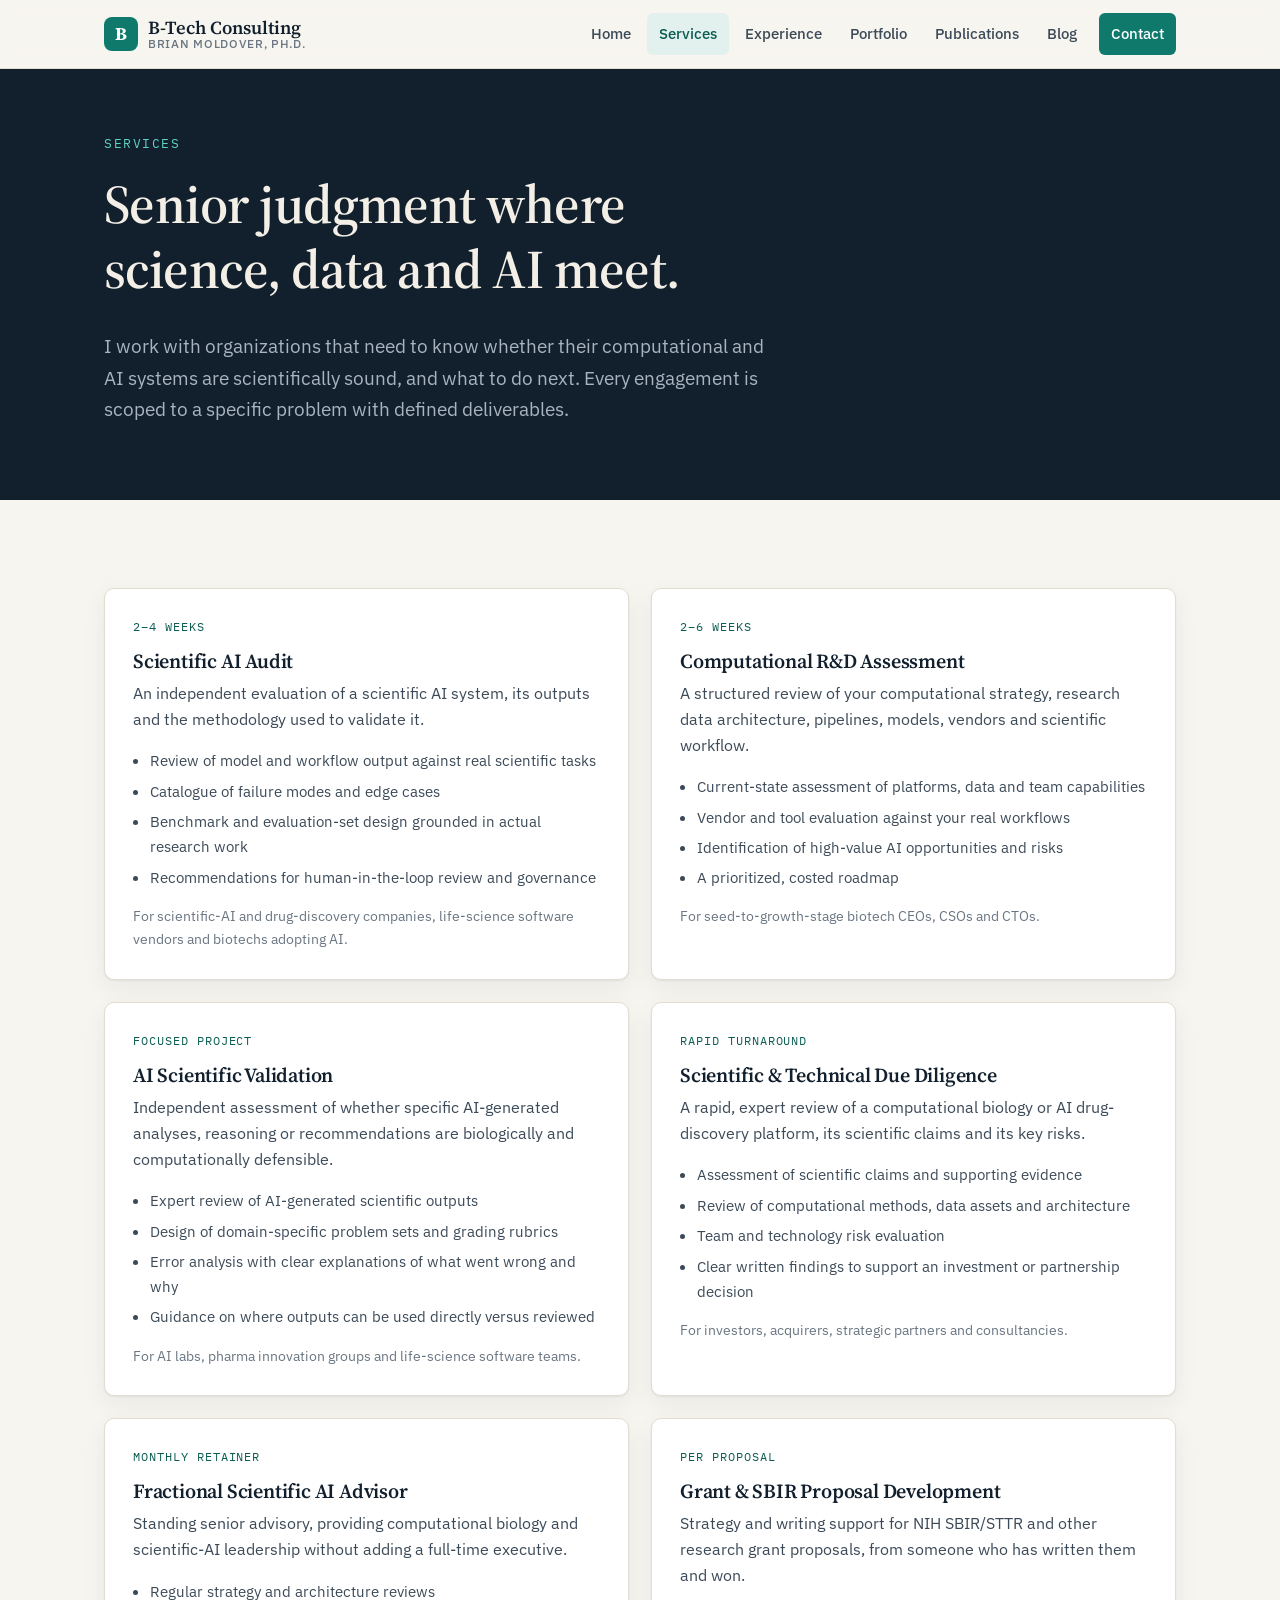
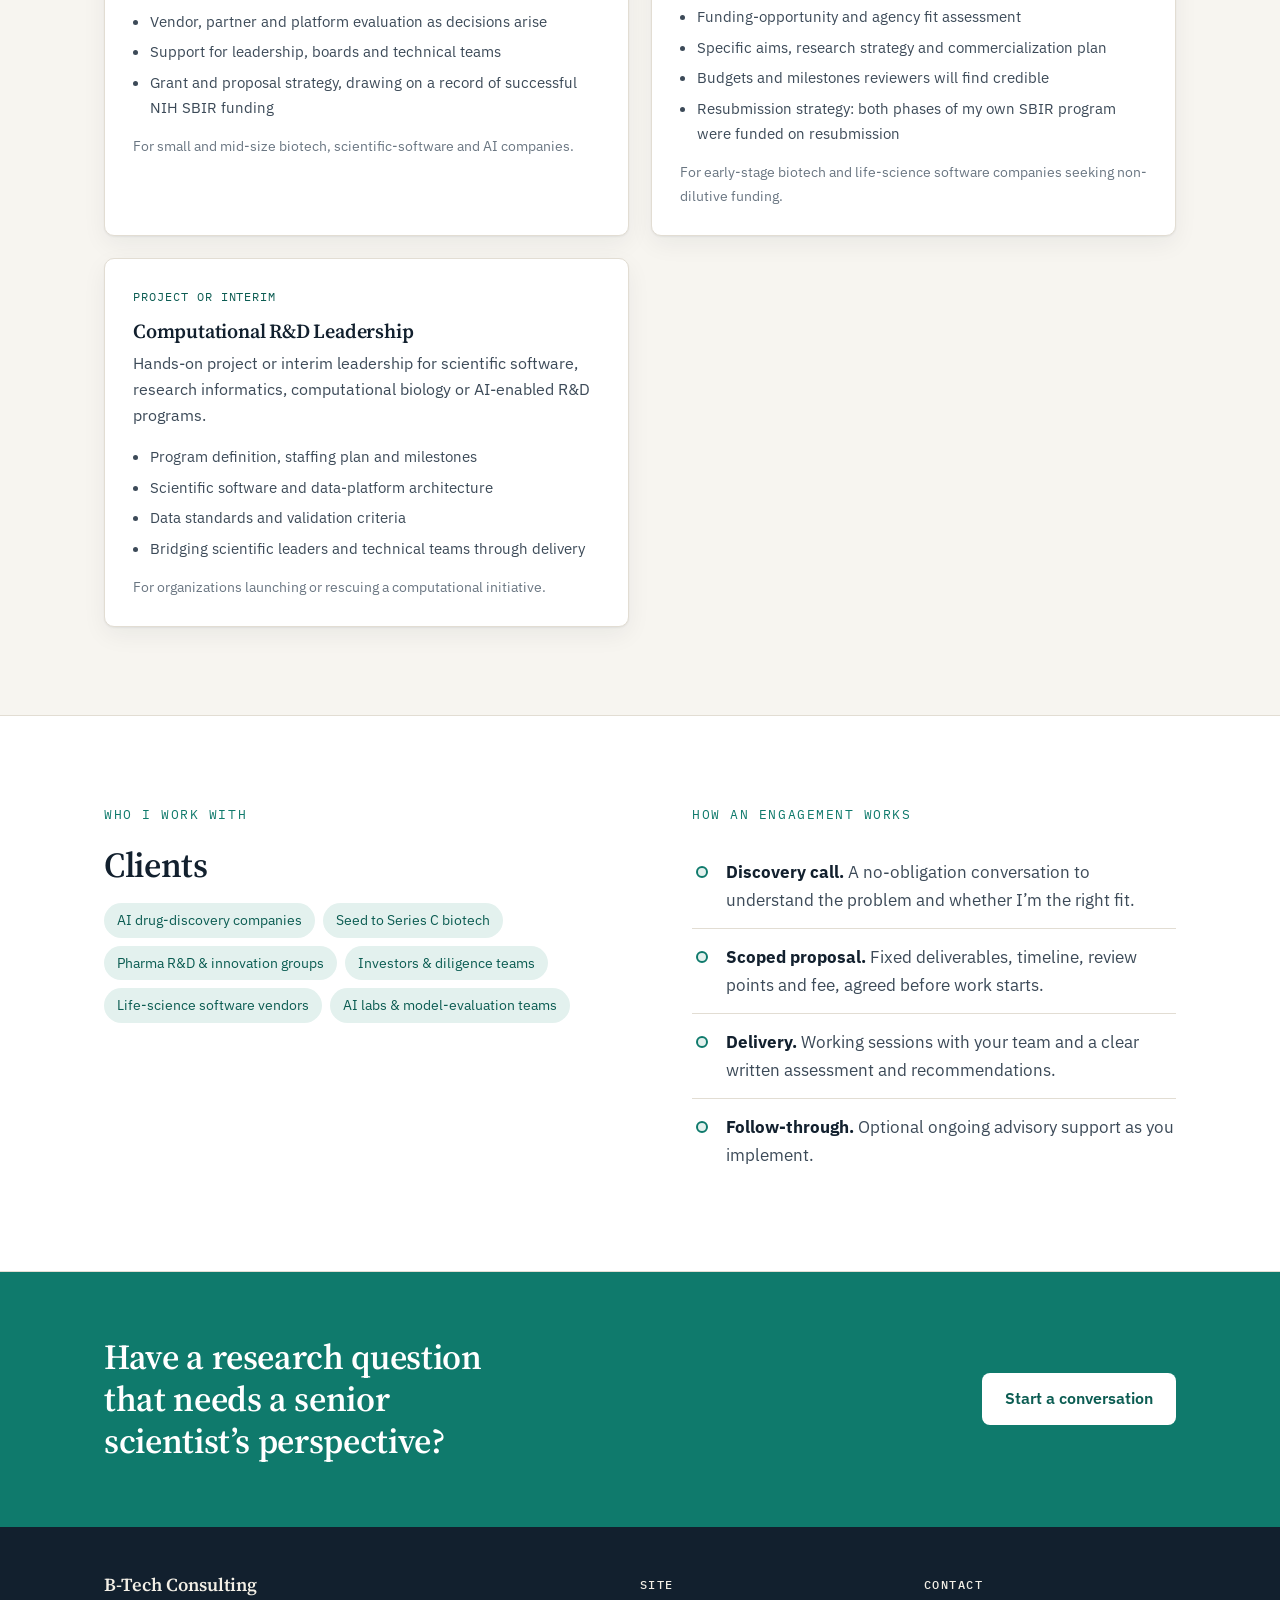
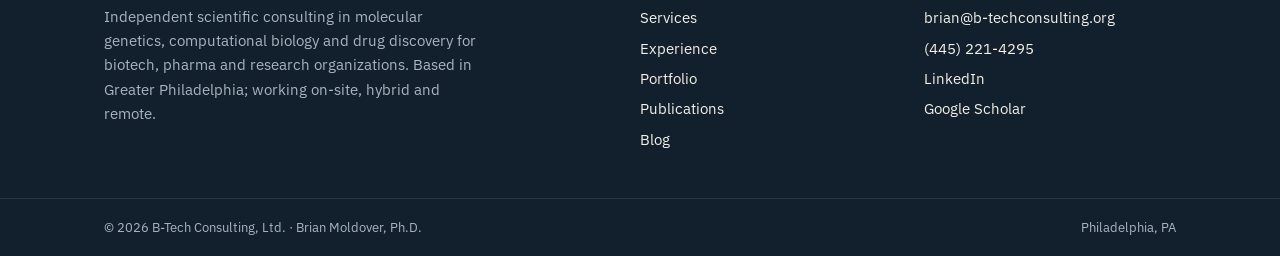
<file: services.html>
<!doctype html>
<html lang="en">
<head>
  <!-- Google Tag Manager -->
  <script>(function(w,d,s,l,i){w[l]=w[l]||[];w[l].push({'gtm.start':
  new Date().getTime(),event:'gtm.js'});var f=d.getElementsByTagName(s)[0],
  j=d.createElement(s),dl=l!='dataLayer'?'&l='+l:'';j.async=true;j.src=
  'https://www.googletagmanager.com/gtm.js?id='+i+dl;f.parentNode.insertBefore(j,f);
  })(window,document,'script','dataLayer','GTM-T9N9X773');</script>
  <!-- End Google Tag Manager -->
  <meta charset="utf-8">
  <meta name="viewport" content="width=device-width, initial-scale=1">
  <title>Services | B-Tech Consulting</title>
  <link rel="canonical" href="https://b-techconsulting.org/services">
  <meta name="description" content="Scientific AI audits, computational R&amp;D assessments, AI validation, technical due diligence and fractional scientific AI advisory.">
  <meta property="og:title" content="Services | B-Tech Consulting">
  <meta property="og:description" content="Scientific AI audits, computational R&amp;D assessments, AI validation, technical due diligence and fractional scientific AI advisory.">
  <meta property="og:type" content="website">
  <link rel="icon" href="data:image/svg+xml,%3Csvg xmlns='http://www.w3.org/2000/svg' viewBox='0 0 64 64'%3E%3Crect width='64' height='64' rx='14' fill='%230f7a6c'/%3E%3Ctext x='32' y='44' font-family='Georgia' font-size='36' font-weight='700' fill='white' text-anchor='middle'%3EB%3C/text%3E%3C/svg%3E">
  <link rel="preconnect" href="https://fonts.googleapis.com"><link rel="preconnect" href="https://fonts.gstatic.com" crossorigin><link href="https://fonts.googleapis.com/css2?family=IBM+Plex+Mono:wght@400;500&family=IBM+Plex+Sans:wght@400;500;600&family=Source+Serif+4:opsz,wght@8..60,500;8..60,600;8..60,700&display=swap" rel="stylesheet">
  <link rel="stylesheet" href="assets/styles.css">
</head>
<body>
  <!-- Google Tag Manager (noscript) -->
  <noscript><iframe src="https://www.googletagmanager.com/ns.html?id=GTM-T9N9X773"
  height="0" width="0" style="display:none;visibility:hidden"></iframe></noscript>
  <!-- End Google Tag Manager (noscript) -->
  <a class="skip" href="#main">Skip to content</a>
  <header class="site-header">
    <div class="wrap">
      <a class="brand" href="/" aria-label="B-Tech Consulting home">
        <span class="brand-mark" aria-hidden="true">B</span>
        <span class="brand-name">B-Tech Consulting<small>Brian Moldover, Ph.D.</small></span>
      </a>
      <button class="menu-btn" aria-expanded="false" aria-controls="site-nav">Menu</button>
      <nav class="nav" id="site-nav" aria-label="Main">
        <a href="/">Home</a>
        <a href="/services" aria-current="page">Services</a>
        <a href="/experience">Experience</a>
        <a href="/portfolio">Portfolio</a>
        <a href="/publications">Publications</a>
        <a href="/blog">Blog</a>
        <a class="nav-cta" href="/contact">Contact</a>
      </nav>
    </div>
  </header>
  <main id="main">

    <section class="hero page-hero">
      <div class="wrap">
        <div class="eyebrow">Services</div>
        <h1>Senior judgment where science, data and AI meet.</h1>
        <p class="lede">I work with organizations that need to know whether their computational and AI systems are scientifically sound, and what to do next. Every engagement is scoped to a specific problem with defined deliverables.</p>
      </div>
    </section>

    <section class="block">
      <div class="wrap">
        <div class="grid grid-2">
          <article class="card" id="ai-audit">
            <span class="tag">2–4 weeks</span>
            <h3>Scientific AI Audit</h3>
            <p>An independent evaluation of a scientific AI system, its outputs and the methodology used to validate it.</p>
            <ul><li>Review of model and workflow output against real scientific tasks</li><li>Catalogue of failure modes and edge cases</li><li>Benchmark and evaluation-set design grounded in actual research work</li><li>Recommendations for human-in-the-loop review and governance</li></ul>
            <p style="margin:14px 0 0;font-size:.9rem;color:var(--muted)">For scientific-AI and drug-discovery companies, life-science software vendors and biotechs adopting AI.</p>
          </article>
          <article class="card" id="rd-assessment">
            <span class="tag">2–6 weeks</span>
            <h3>Computational R&amp;D Assessment</h3>
            <p>A structured review of your computational strategy, research data architecture, pipelines, models, vendors and scientific workflow.</p>
            <ul><li>Current-state assessment of platforms, data and team capabilities</li><li>Vendor and tool evaluation against your real workflows</li><li>Identification of high-value AI opportunities and risks</li><li>A prioritized, costed roadmap</li></ul>
            <p style="margin:14px 0 0;font-size:.9rem;color:var(--muted)">For seed-to-growth-stage biotech CEOs, CSOs and CTOs.</p>
          </article>
          <article class="card" id="validation">
            <span class="tag">Focused project</span>
            <h3>AI Scientific Validation</h3>
            <p>Independent assessment of whether specific AI-generated analyses, reasoning or recommendations are biologically and computationally defensible.</p>
            <ul><li>Expert review of AI-generated scientific outputs</li><li>Design of domain-specific problem sets and grading rubrics</li><li>Error analysis with clear explanations of what went wrong and why</li><li>Guidance on where outputs can be used directly versus reviewed</li></ul>
            <p style="margin:14px 0 0;font-size:.9rem;color:var(--muted)">For AI labs, pharma innovation groups and life-science software teams.</p>
          </article>
          <article class="card" id="diligence">
            <span class="tag">Rapid turnaround</span>
            <h3>Scientific &amp; Technical Due Diligence</h3>
            <p>A rapid, expert review of a computational biology or AI drug-discovery platform, its scientific claims and its key risks.</p>
            <ul><li>Assessment of scientific claims and supporting evidence</li><li>Review of computational methods, data assets and architecture</li><li>Team and technology risk evaluation</li><li>Clear written findings to support an investment or partnership decision</li></ul>
            <p style="margin:14px 0 0;font-size:.9rem;color:var(--muted)">For investors, acquirers, strategic partners and consultancies.</p>
          </article>
          <article class="card" id="fractional">
            <span class="tag">Monthly retainer</span>
            <h3>Fractional Scientific AI Advisor</h3>
            <p>Standing senior advisory, providing computational biology and scientific-AI leadership without adding a full-time executive.</p>
            <ul><li>Regular strategy and architecture reviews</li><li>Vendor, partner and platform evaluation as decisions arise</li><li>Support for leadership, boards and technical teams</li><li>Grant and proposal strategy, drawing on a record of successful NIH SBIR funding</li></ul>
            <p style="margin:14px 0 0;font-size:.9rem;color:var(--muted)">For small and mid-size biotech, scientific-software and AI companies.</p>
          </article>
          <article class="card" id="grants">
            <span class="tag">Per proposal</span>
            <h3>Grant &amp; SBIR Proposal Development</h3>
            <p>Strategy and writing support for NIH SBIR/STTR and other research grant proposals, from someone who has written them and won.</p>
            <ul><li>Funding-opportunity and agency fit assessment</li><li>Specific aims, research strategy and commercialization plan</li><li>Budgets and milestones reviewers will find credible</li><li>Resubmission strategy: both phases of my own SBIR program were funded on resubmission</li></ul>
            <p style="margin:14px 0 0;font-size:.9rem;color:var(--muted)">For early-stage biotech and life-science software companies seeking non-dilutive funding.</p>
          </article>
          <article class="card" id="leadership">
            <span class="tag">Project or interim</span>
            <h3>Computational R&amp;D Leadership</h3>
            <p>Hands-on project or interim leadership for scientific software, research informatics, computational biology or AI-enabled R&amp;D programs.</p>
            <ul><li>Program definition, staffing plan and milestones</li><li>Scientific software and data-platform architecture</li><li>Data standards and validation criteria</li><li>Bridging scientific leaders and technical teams through delivery</li></ul>
            <p style="margin:14px 0 0;font-size:.9rem;color:var(--muted)">For organizations launching or rescuing a computational initiative.</p>
          </article>
        </div>
      </div>
    </section>

    <section class="block alt">
      <div class="wrap split">
        <div>
          <div class="eyebrow">Who I work with</div>
          <h2>Clients</h2>
          <div class="chips" style="margin-top:12px">
            <span class="chip">AI drug-discovery companies</span><span class="chip">Seed to Series C biotech</span>
            <span class="chip">Pharma R&amp;D &amp; innovation groups</span><span class="chip">Investors &amp; diligence teams</span>
            <span class="chip">Life-science software vendors</span><span class="chip">AI labs &amp; model-evaluation teams</span>
          </div>
        </div>
        <div>
          <div class="eyebrow">How an engagement works</div>
          <ul class="checklist">
            <li><strong>Discovery call.</strong> A no-obligation conversation to understand the problem and whether I&rsquo;m the right fit.</li>
            <li><strong>Scoped proposal.</strong> Fixed deliverables, timeline, review points and fee, agreed before work starts.</li>
            <li><strong>Delivery.</strong> Working sessions with your team and a clear written assessment and recommendations.</li>
            <li><strong>Follow-through.</strong> Optional ongoing advisory support as you implement.</li>
          </ul>
        </div>
      </div>
    </section>

    <section class="cta-band">
      <div class="wrap">
        <h2>Have a research question that needs a senior scientist&rsquo;s perspective?</h2>
        <a class="btn" href="/contact">Start a conversation</a>
      </div>
    </section>
  </main>
  <footer class="site-footer">
    <div class="wrap">
      <div>
        <div class="brand-name" style="color:var(--hero-ink);margin-bottom:10px">B-Tech Consulting</div>
        <p style="max-width:42ch">Independent scientific consulting in molecular genetics, computational biology and drug discovery for biotech, pharma and research organizations. Based in Greater Philadelphia; working on-site, hybrid and remote.</p>
      </div>
      <div>
        <h4>Site</h4>
        <ul>
          <li><a href="/services">Services</a></li>
          <li><a href="/experience">Experience</a></li>
          <li><a href="/portfolio">Portfolio</a></li>
          <li><a href="/publications">Publications</a></li>
          <li><a href="/blog">Blog</a></li>
        </ul>
      </div>
      <div>
        <h4>Contact</h4>
        <ul>
          <li><a href="mailto:brian@b-techconsulting.org">brian@b-techconsulting.org</a></li>
          <li><a href="tel:+14452214295">(445) 221-4295</a></li>
          <li><a href="https://www.linkedin.com/in/brian-moldover-625732420/" rel="noopener" target="_blank">LinkedIn</a></li>
          <li><a href="https://scholar.google.com/citations?user=Ze5_UuoAAAAJ&hl=en" rel="noopener" target="_blank">Google Scholar</a></li>
        </ul>
      </div>
    </div>
    <div class="footer-base">
      <div class="wrap">
        <span>&copy; <span id="year">2026</span> B-Tech Consulting, Ltd. &middot; Brian Moldover, Ph.D.</span>
        <span>Philadelphia, PA</span>
      </div>
    </div>
  </footer>
  <script src="assets/site.js"></script>
</body>
</html>
</file>
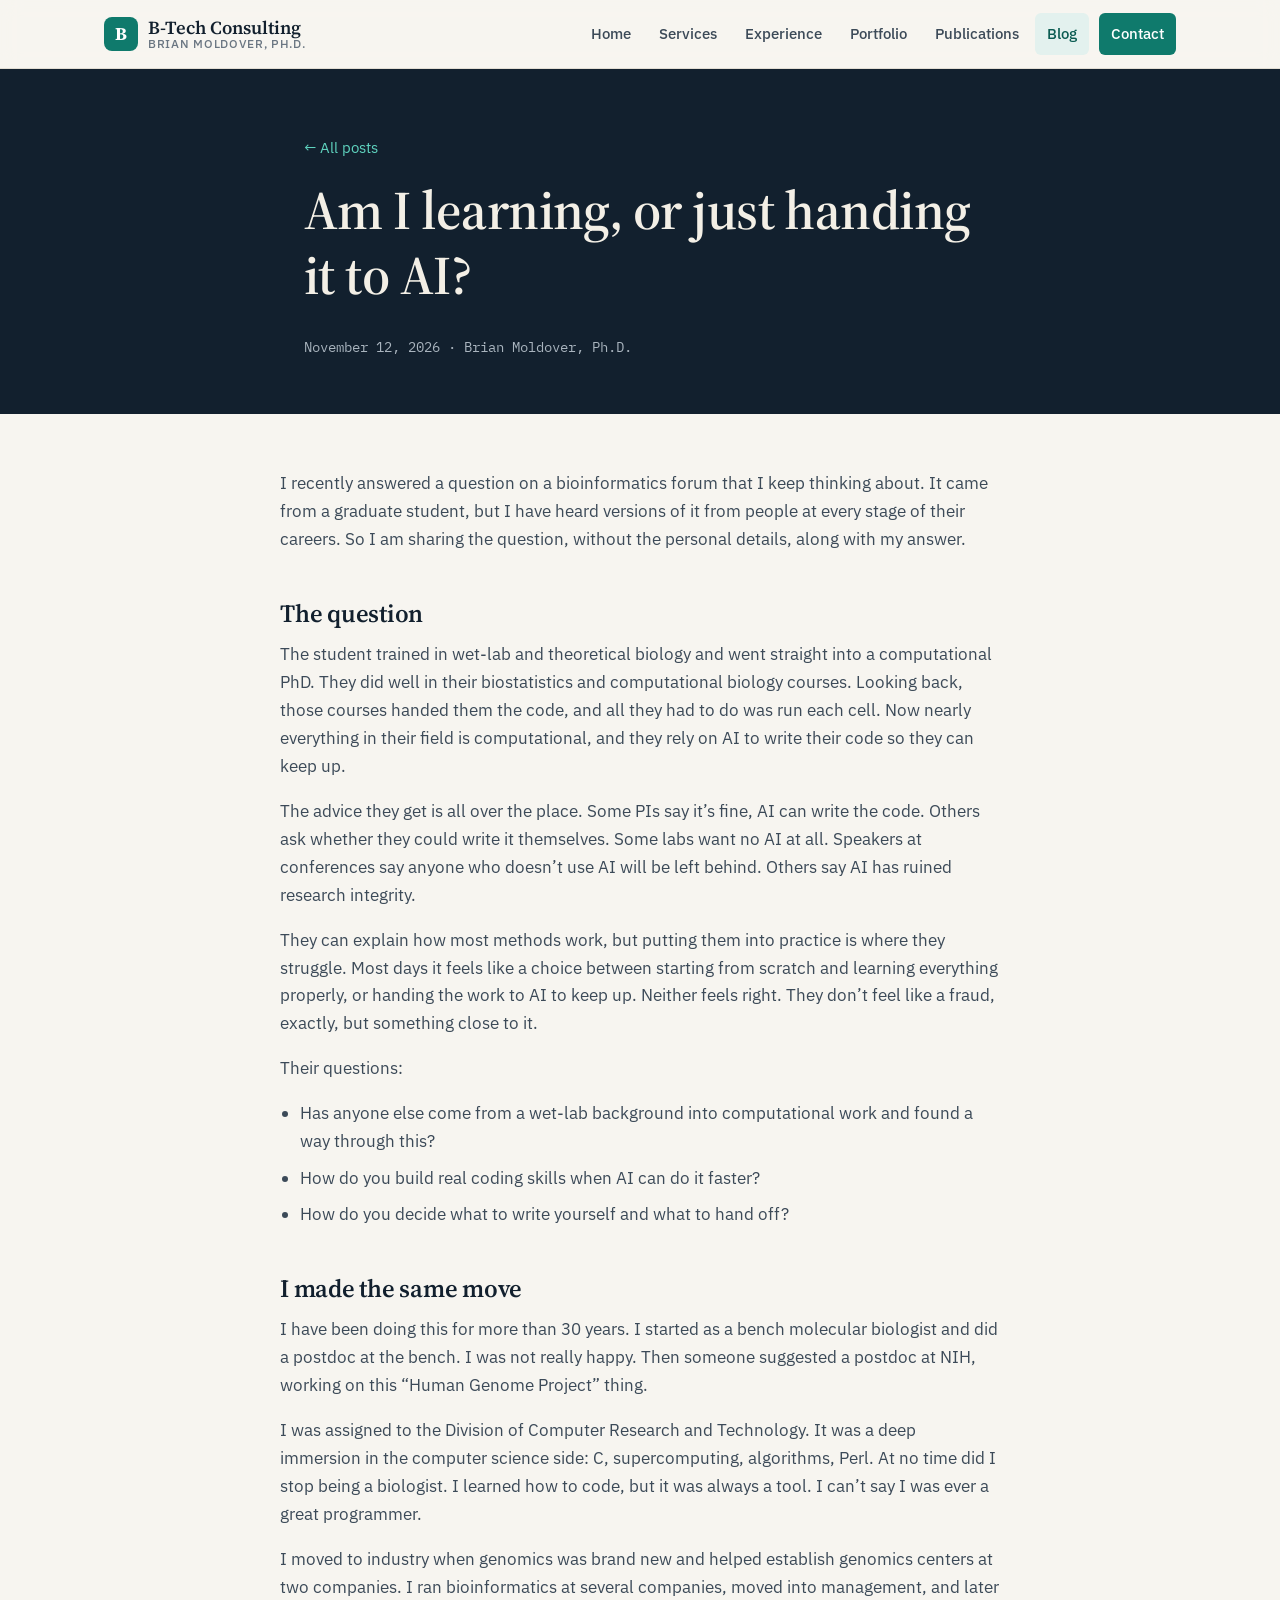
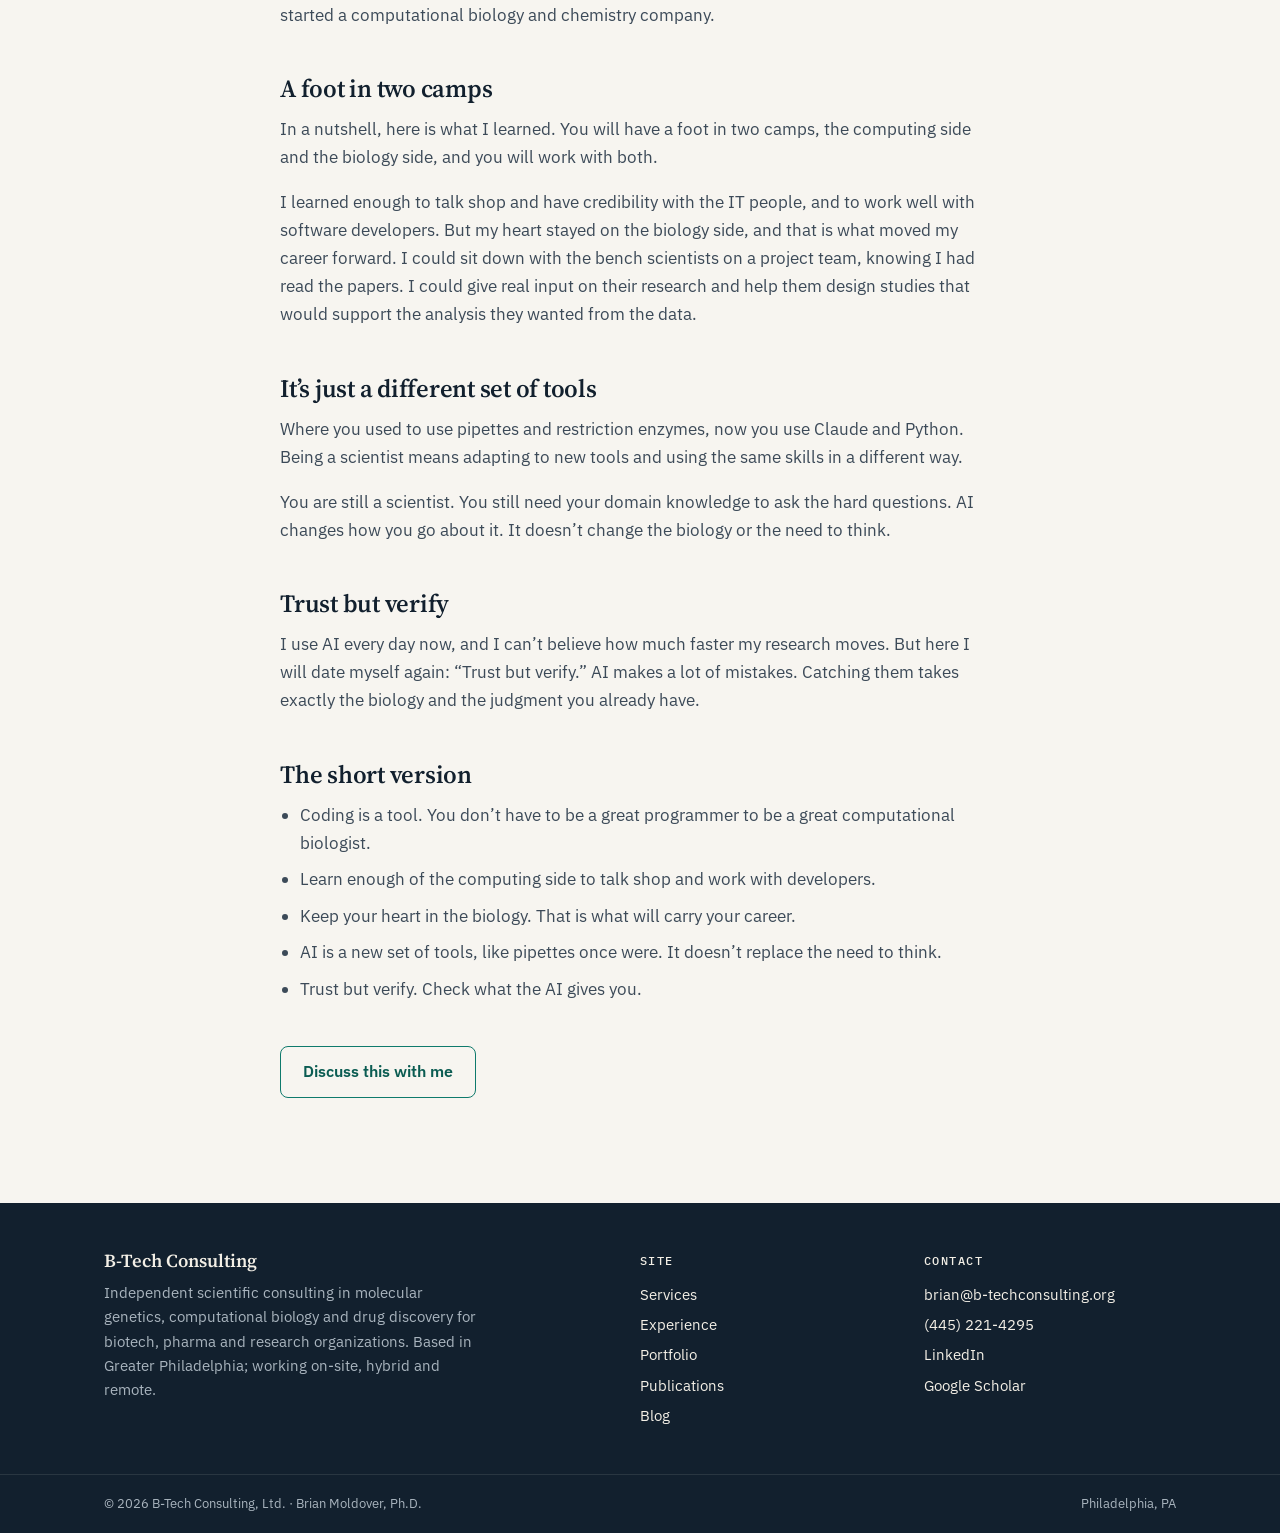
<file: blog/am-i-learning-or-just-handing-it-to-ai.html>
<!doctype html>
<html lang="en">
<head>
  <!-- Google Tag Manager -->
  <script>(function(w,d,s,l,i){w[l]=w[l]||[];w[l].push({'gtm.start':
  new Date().getTime(),event:'gtm.js'});var f=d.getElementsByTagName(s)[0],
  j=d.createElement(s),dl=l!='dataLayer'?'&l='+l:'';j.async=true;j.src=
  'https://www.googletagmanager.com/gtm.js?id='+i+dl;f.parentNode.insertBefore(j,f);
  })(window,document,'script','dataLayer','GTM-T9N9X773');</script>
  <!-- End Google Tag Manager -->
  <meta charset="utf-8">
  <meta name="viewport" content="width=device-width, initial-scale=1">
  <title>Am I learning, or just handing it to AI? | B-Tech Consulting</title>
  <link rel="canonical" href="https://b-techconsulting.org/blog/am-i-learning-or-just-handing-it-to-ai">
  <meta name="description" content="A student with a wet-lab background asked how to build real coding skills in a computational PhD when AI can write the code faster. My answer, from 30+ years of making the same move.">
  <meta property="og:title" content="Am I learning, or just handing it to AI? | B-Tech Consulting">
  <meta property="og:description" content="A student with a wet-lab background asked how to build real coding skills in a computational PhD when AI can write the code faster. My answer, from 30+ years of making the same move.">
  <meta property="og:type" content="article">
  <link rel="icon" href="data:image/svg+xml,%3Csvg xmlns='http://www.w3.org/2000/svg' viewBox='0 0 64 64'%3E%3Crect width='64' height='64' rx='14' fill='%230f7a6c'/%3E%3Ctext x='32' y='44' font-family='Georgia' font-size='36' font-weight='700' fill='white' text-anchor='middle'%3EB%3C/text%3E%3C/svg%3E">
  <link rel="preconnect" href="https://fonts.googleapis.com"><link rel="preconnect" href="https://fonts.gstatic.com" crossorigin><link href="https://fonts.googleapis.com/css2?family=IBM+Plex+Mono:wght@400;500&family=IBM+Plex+Sans:wght@400;500;600&family=Source+Serif+4:opsz,wght@8..60,500;8..60,600;8..60,700&display=swap" rel="stylesheet">
  <link rel="stylesheet" href="../assets/styles.css">
</head>
<body>
  <!-- Google Tag Manager (noscript) -->
  <noscript><iframe src="https://www.googletagmanager.com/ns.html?id=GTM-T9N9X773"
  height="0" width="0" style="display:none;visibility:hidden"></iframe></noscript>
  <!-- End Google Tag Manager (noscript) -->
  <a class="skip" href="#main">Skip to content</a>
  <header class="site-header">
    <div class="wrap">
      <a class="brand" href="/" aria-label="B-Tech Consulting home">
        <span class="brand-mark" aria-hidden="true">B</span>
        <span class="brand-name">B-Tech Consulting<small>Brian Moldover, Ph.D.</small></span>
      </a>
      <button class="menu-btn" aria-expanded="false" aria-controls="site-nav">Menu</button>
      <nav class="nav" id="site-nav" aria-label="Main">
        <a href="/">Home</a>
        <a href="/services">Services</a>
        <a href="/experience">Experience</a>
        <a href="/portfolio">Portfolio</a>
        <a href="/publications">Publications</a>
        <a href="/blog" aria-current="page">Blog</a>
        <a class="nav-cta" href="/contact">Contact</a>
      </nav>
    </div>
  </header>
  <main id="main">

    <section class="hero page-hero">
      <div class="wrap article">
        <a class="back-link" href="/blog">&larr; All posts</a>
        <h1 style="max-width:none">Am I learning, or just handing it to AI?</h1>
        <div class="article-meta"><time datetime="2026-11-12">November 12, 2026</time> &middot; Brian Moldover, Ph.D.</div>
      </div>
    </section>
    <section class="block" style="padding-top:56px">
      <div class="wrap">
        <article class="article">
      <p>I recently answered a question on a bioinformatics forum that I keep thinking about. It came from a graduate student, but I have heard versions of it from people at every stage of their careers. So I am sharing the question, without the personal details, along with my answer.</p>
      <h2>The question</h2>
      <p>The student trained in wet-lab and theoretical biology and went straight into a computational PhD. They did well in their biostatistics and computational biology courses. Looking back, those courses handed them the code, and all they had to do was run each cell. Now nearly everything in their field is computational, and they rely on AI to write their code so they can keep up.</p>
      <p>The advice they get is all over the place. Some PIs say it&rsquo;s fine, AI can write the code. Others ask whether they could write it themselves. Some labs want no AI at all. Speakers at conferences say anyone who doesn&rsquo;t use AI will be left behind. Others say AI has ruined research integrity.</p>
      <p>They can explain how most methods work, but putting them into practice is where they struggle. Most days it feels like a choice between starting from scratch and learning everything properly, or handing the work to AI to keep up. Neither feels right. They don&rsquo;t feel like a fraud, exactly, but something close to it.</p>
      <p>Their questions:</p>
      <ul>
        <li>Has anyone else come from a wet-lab background into computational work and found a way through this?</li>
        <li>How do you build real coding skills when AI can do it faster?</li>
        <li>How do you decide what to write yourself and what to hand off?</li>
      </ul>
      <h2>I made the same move</h2>
      <p>I have been doing this for more than 30 years. I started as a bench molecular biologist and did a postdoc at the bench. I was not really happy. Then someone suggested a postdoc at NIH, working on this &ldquo;Human Genome Project&rdquo; thing.</p>
      <p>I was assigned to the Division of Computer Research and Technology. It was a deep immersion in the computer science side: C, supercomputing, algorithms, Perl. At no time did I stop being a biologist. I learned how to code, but it was always a tool. I can&rsquo;t say I was ever a great programmer.</p>
      <p>I moved to industry when genomics was brand new and helped establish genomics centers at two companies. I ran bioinformatics at several companies, moved into management, and later started a computational biology and chemistry company.</p>
      <h2>A foot in two camps</h2>
      <p>In a nutshell, here is what I learned. You will have a foot in two camps, the computing side and the biology side, and you will work with both.</p>
      <p>I learned enough to talk shop and have credibility with the IT people, and to work well with software developers. But my heart stayed on the biology side, and that is what moved my career forward. I could sit down with the bench scientists on a project team, knowing I had read the papers. I could give real input on their research and help them design studies that would support the analysis they wanted from the data.</p>
      <h2>It&rsquo;s just a different set of tools</h2>
      <p>Where you used to use pipettes and restriction enzymes, now you use Claude and Python. Being a scientist means adapting to new tools and using the same skills in a different way.</p>
      <p>You are still a scientist. You still need your domain knowledge to ask the hard questions. AI changes how you go about it. It doesn&rsquo;t change the biology or the need to think.</p>
      <h2>Trust but verify</h2>
      <p>I use AI every day now, and I can&rsquo;t believe how much faster my research moves. But here I will date myself again: &ldquo;Trust but verify.&rdquo; AI makes a lot of mistakes. Catching them takes exactly the biology and the judgment you already have.</p>
      <h2>The short version</h2>
      <ul>
        <li>Coding is a tool. You don&rsquo;t have to be a great programmer to be a great computational biologist.</li>
        <li>Learn enough of the computing side to talk shop and work with developers.</li>
        <li>Keep your heart in the biology. That is what will carry your career.</li>
        <li>AI is a new set of tools, like pipettes once were. It doesn&rsquo;t replace the need to think.</li>
        <li>Trust but verify. Check what the AI gives you.</li>
      </ul>


          <p style="margin-top:2.5em"><a class="btn btn-outline" href="/contact">Discuss this with me</a></p>
        </article>
      </div>
    </section>
  </main>
  <footer class="site-footer">
    <div class="wrap">
      <div>
        <div class="brand-name" style="color:var(--hero-ink);margin-bottom:10px">B-Tech Consulting</div>
        <p style="max-width:42ch">Independent scientific consulting in molecular genetics, computational biology and drug discovery for biotech, pharma and research organizations. Based in Greater Philadelphia; working on-site, hybrid and remote.</p>
      </div>
      <div>
        <h4>Site</h4>
        <ul>
          <li><a href="/services">Services</a></li>
          <li><a href="/experience">Experience</a></li>
          <li><a href="/portfolio">Portfolio</a></li>
          <li><a href="/publications">Publications</a></li>
          <li><a href="/blog">Blog</a></li>
        </ul>
      </div>
      <div>
        <h4>Contact</h4>
        <ul>
          <li><a href="mailto:brian@b-techconsulting.org">brian@b-techconsulting.org</a></li>
          <li><a href="tel:+14452214295">(445) 221-4295</a></li>
          <li><a href="https://www.linkedin.com/in/brian-moldover-625732420/" rel="noopener" target="_blank">LinkedIn</a></li>
          <li><a href="https://scholar.google.com/citations?user=Ze5_UuoAAAAJ&hl=en" rel="noopener" target="_blank">Google Scholar</a></li>
        </ul>
      </div>
    </div>
    <div class="footer-base">
      <div class="wrap">
        <span>&copy; <span id="year">2026</span> B-Tech Consulting, Ltd. &middot; Brian Moldover, Ph.D.</span>
        <span>Philadelphia, PA</span>
      </div>
    </div>
  </footer>
  <script src="../assets/site.js"></script>
</body>
</html>
</file>
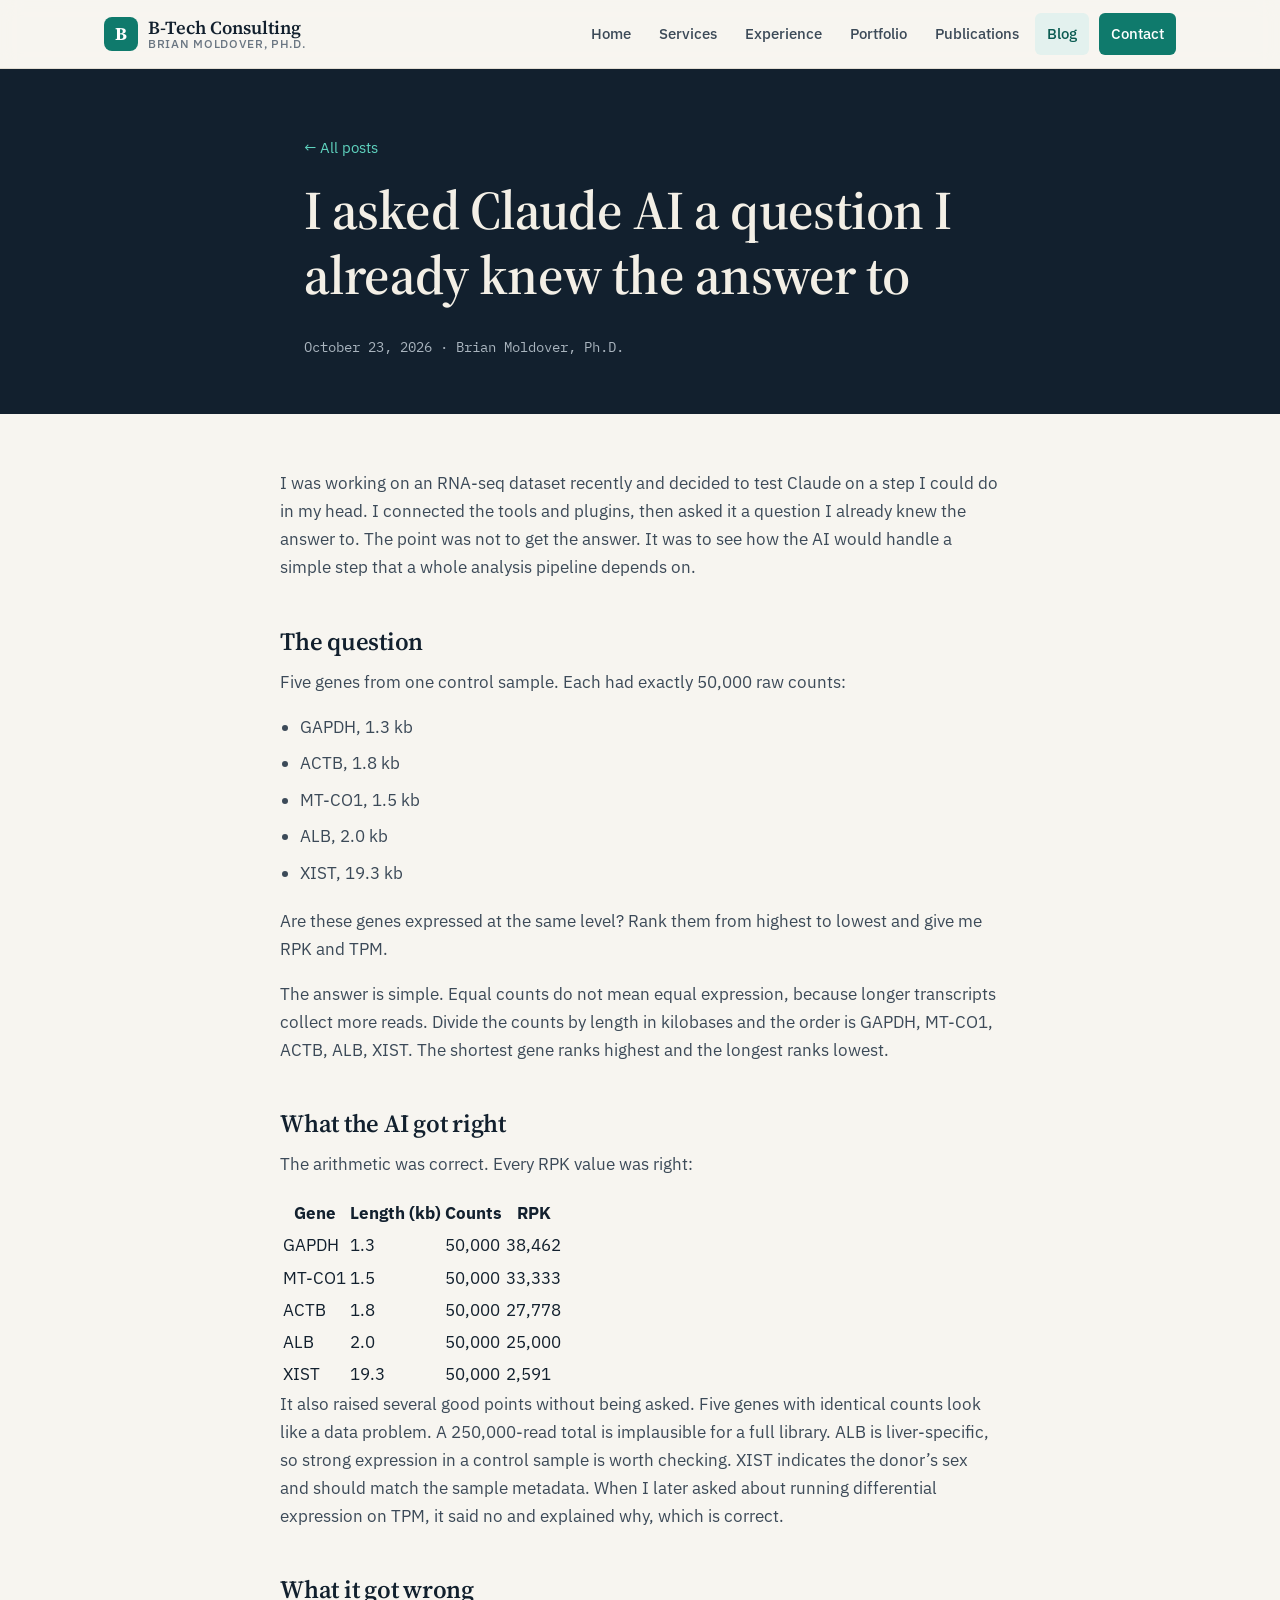
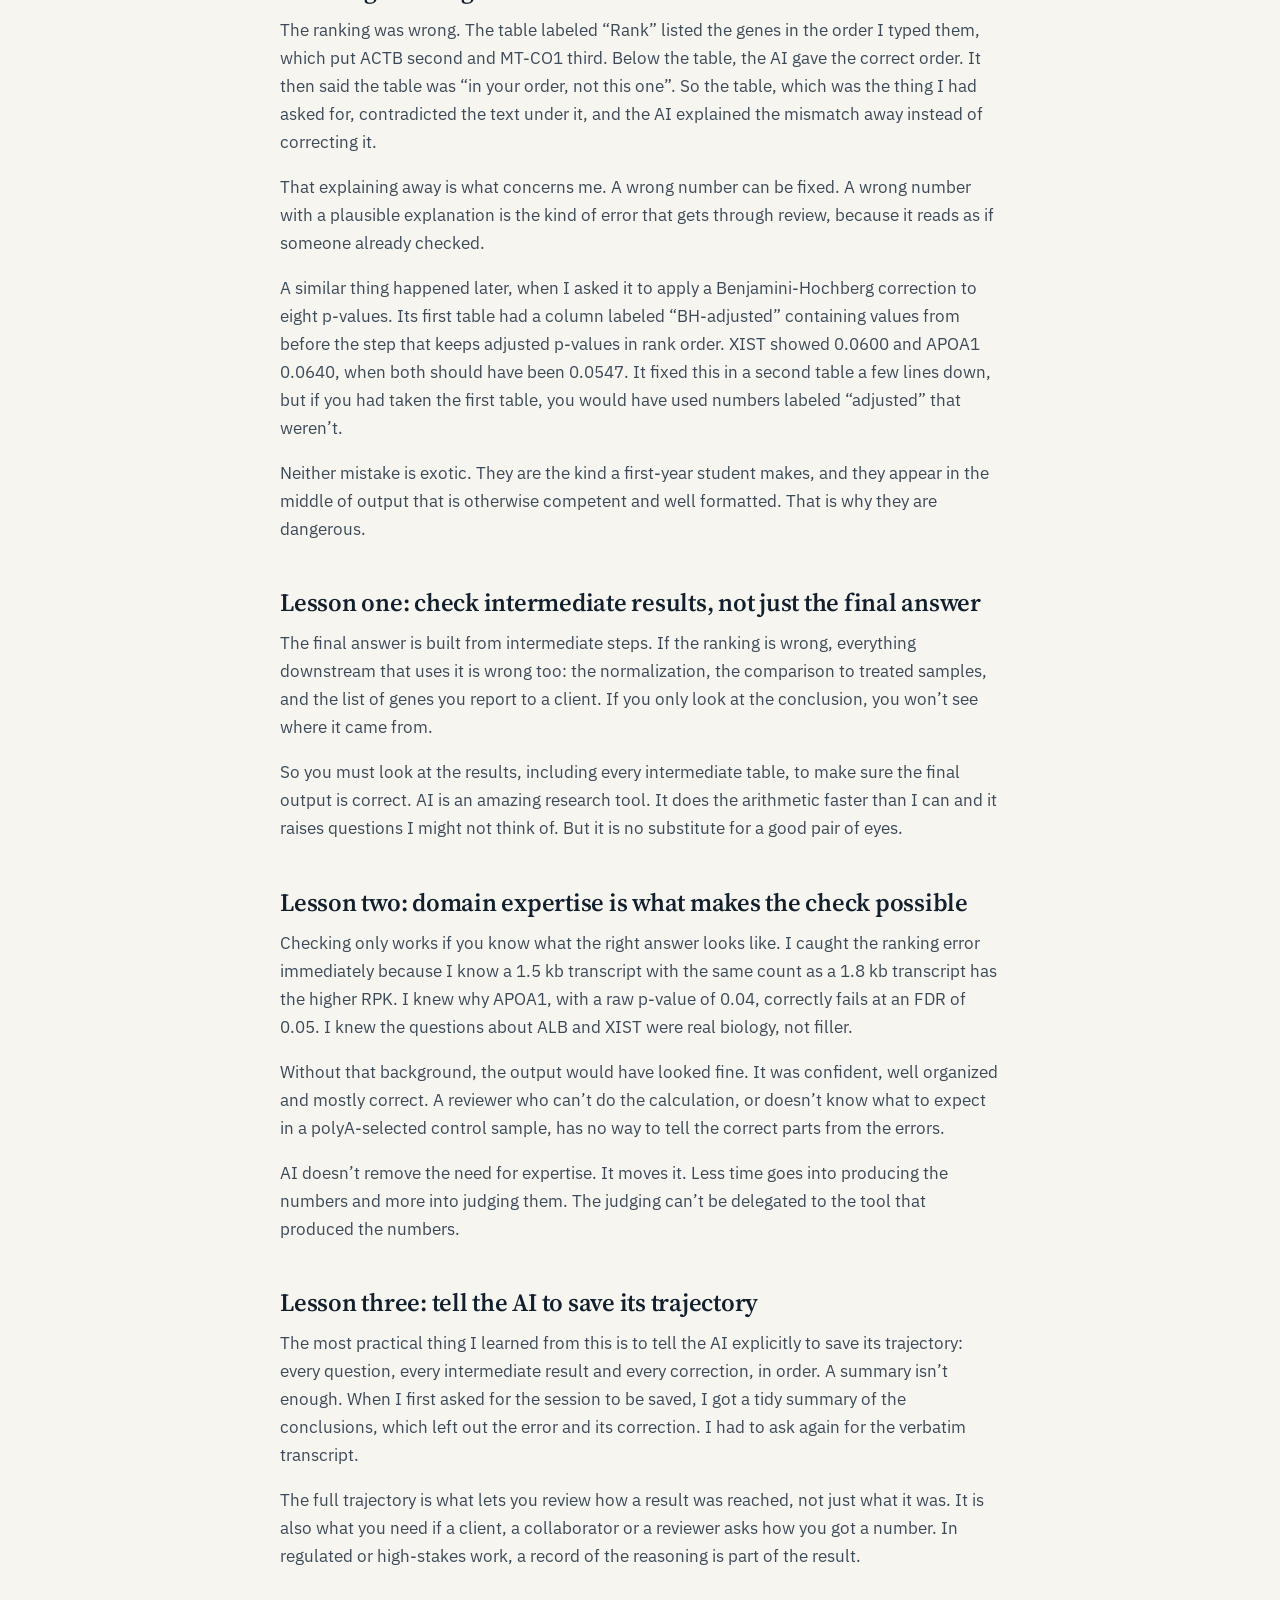
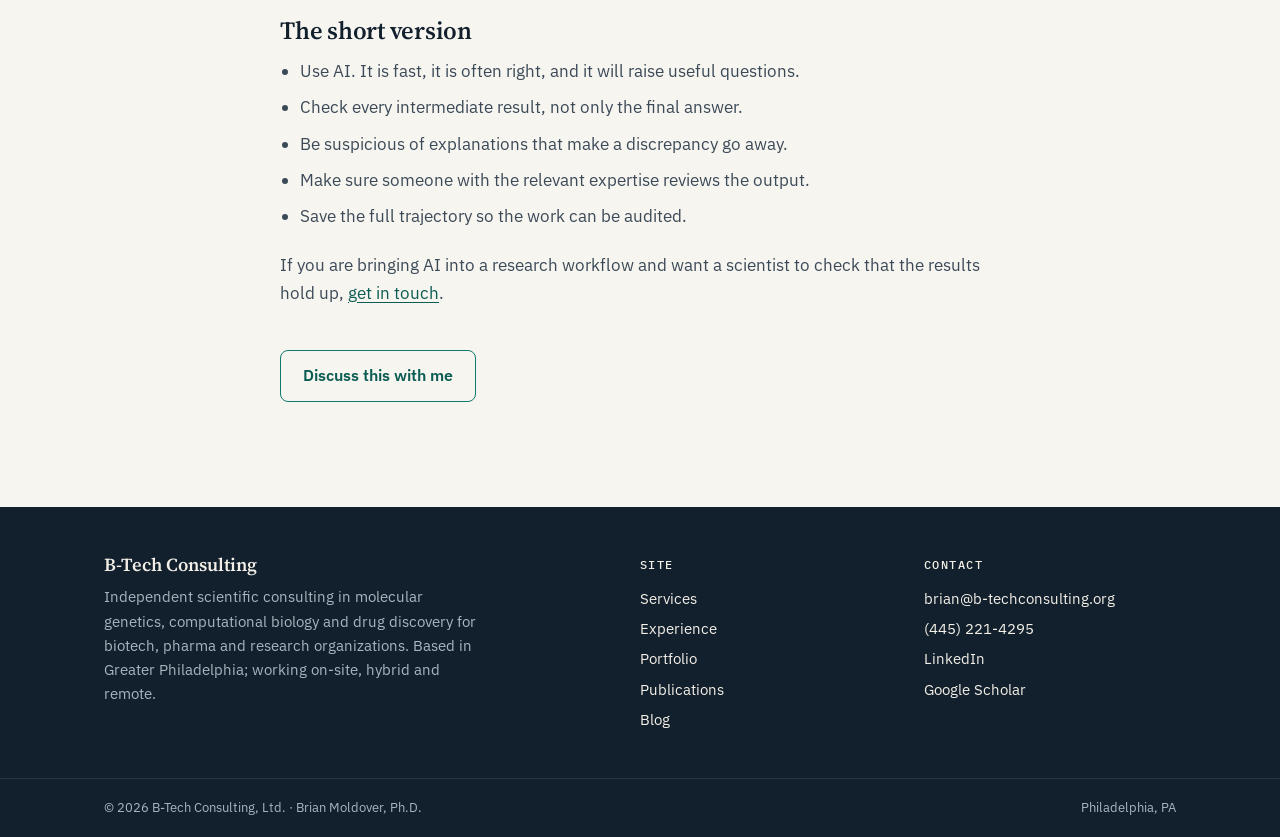
<file: blog/i-asked-claude-ai-a-question-i-already-knew-the-answer-to.html>
<!doctype html>
<html lang="en">
<head>
  <!-- Google Tag Manager -->
  <script>(function(w,d,s,l,i){w[l]=w[l]||[];w[l].push({'gtm.start':
  new Date().getTime(),event:'gtm.js'});var f=d.getElementsByTagName(s)[0],
  j=d.createElement(s),dl=l!='dataLayer'?'&l='+l:'';j.async=true;j.src=
  'https://www.googletagmanager.com/gtm.js?id='+i+dl;f.parentNode.insertBefore(j,f);
  })(window,document,'script','dataLayer','GTM-T9N9X773');</script>
  <!-- End Google Tag Manager -->
  <meta charset="utf-8">
  <meta name="viewport" content="width=device-width, initial-scale=1">
  <title>I asked Claude AI a question I already knew the answer to | B-Tech Consulting</title>
  <link rel="canonical" href="https://b-techconsulting.org/blog/i-asked-claude-ai-a-question-i-already-knew-the-answer-to">
  <meta name="description" content="A simple RNA-seq normalization check showed how an AI can get a basic step wrong, explain the error away, and still sound right. Why intermediate results, saved trajectories and domain expertise matter.">
  <meta property="og:title" content="I asked Claude AI a question I already knew the answer to | B-Tech Consulting">
  <meta property="og:description" content="A simple RNA-seq normalization check showed how an AI can get a basic step wrong, explain the error away, and still sound right. Why intermediate results, saved trajectories and domain expertise matter.">
  <meta property="og:type" content="article">
  <link rel="icon" href="data:image/svg+xml,%3Csvg xmlns='http://www.w3.org/2000/svg' viewBox='0 0 64 64'%3E%3Crect width='64' height='64' rx='14' fill='%230f7a6c'/%3E%3Ctext x='32' y='44' font-family='Georgia' font-size='36' font-weight='700' fill='white' text-anchor='middle'%3EB%3C/text%3E%3C/svg%3E">
  <link rel="preconnect" href="https://fonts.googleapis.com"><link rel="preconnect" href="https://fonts.gstatic.com" crossorigin><link href="https://fonts.googleapis.com/css2?family=IBM+Plex+Mono:wght@400;500&family=IBM+Plex+Sans:wght@400;500;600&family=Source+Serif+4:opsz,wght@8..60,500;8..60,600;8..60,700&display=swap" rel="stylesheet">
  <link rel="stylesheet" href="../assets/styles.css">
</head>
<body>
  <!-- Google Tag Manager (noscript) -->
  <noscript><iframe src="https://www.googletagmanager.com/ns.html?id=GTM-T9N9X773"
  height="0" width="0" style="display:none;visibility:hidden"></iframe></noscript>
  <!-- End Google Tag Manager (noscript) -->
  <a class="skip" href="#main">Skip to content</a>
  <header class="site-header">
    <div class="wrap">
      <a class="brand" href="/" aria-label="B-Tech Consulting home">
        <span class="brand-mark" aria-hidden="true">B</span>
        <span class="brand-name">B-Tech Consulting<small>Brian Moldover, Ph.D.</small></span>
      </a>
      <button class="menu-btn" aria-expanded="false" aria-controls="site-nav">Menu</button>
      <nav class="nav" id="site-nav" aria-label="Main">
        <a href="/">Home</a>
        <a href="/services">Services</a>
        <a href="/experience">Experience</a>
        <a href="/portfolio">Portfolio</a>
        <a href="/publications">Publications</a>
        <a href="/blog" aria-current="page">Blog</a>
        <a class="nav-cta" href="/contact">Contact</a>
      </nav>
    </div>
  </header>
  <main id="main">

    <section class="hero page-hero">
      <div class="wrap article">
        <a class="back-link" href="/blog">&larr; All posts</a>
        <h1 style="max-width:none">I asked Claude AI a question I already knew the answer to</h1>
        <div class="article-meta"><time datetime="2026-10-23">October 23, 2026</time> &middot; Brian Moldover, Ph.D.</div>
      </div>
    </section>
    <section class="block" style="padding-top:56px">
      <div class="wrap">
        <article class="article">
      <p>I was working on an RNA-seq dataset recently and decided to test Claude on a step I could do in my head. I connected the tools and plugins, then asked it a question I already knew the answer to. The point was not to get the answer. It was to see how the AI would handle a simple step that a whole analysis pipeline depends on.</p>
      <h2>The question</h2>
      <p>Five genes from one control sample. Each had exactly 50,000 raw counts:</p>
      <ul>
        <li>GAPDH, 1.3 kb</li>
        <li>ACTB, 1.8 kb</li>
        <li>MT-CO1, 1.5 kb</li>
        <li>ALB, 2.0 kb</li>
        <li>XIST, 19.3 kb</li>
      </ul>
      <p>Are these genes expressed at the same level? Rank them from highest to lowest and give me RPK and TPM.</p>
      <p>The answer is simple. Equal counts do not mean equal expression, because longer transcripts collect more reads. Divide the counts by length in kilobases and the order is GAPDH, MT-CO1, ACTB, ALB, XIST. The shortest gene ranks highest and the longest ranks lowest.</p>
      <h2>What the AI got right</h2>
      <p>The arithmetic was correct. Every RPK value was right:</p>
      <table>
        <thead><tr><th>Gene</th><th>Length (kb)</th><th>Counts</th><th>RPK</th></tr></thead>
        <tbody>
          <tr><td>GAPDH</td><td>1.3</td><td>50,000</td><td>38,462</td></tr>
          <tr><td>MT-CO1</td><td>1.5</td><td>50,000</td><td>33,333</td></tr>
          <tr><td>ACTB</td><td>1.8</td><td>50,000</td><td>27,778</td></tr>
          <tr><td>ALB</td><td>2.0</td><td>50,000</td><td>25,000</td></tr>
          <tr><td>XIST</td><td>19.3</td><td>50,000</td><td>2,591</td></tr>
        </tbody>
      </table>
      <p>It also raised several good points without being asked. Five genes with identical counts look like a data problem. A 250,000-read total is implausible for a full library. ALB is liver-specific, so strong expression in a control sample is worth checking. XIST indicates the donor&rsquo;s sex and should match the sample metadata. When I later asked about running differential expression on TPM, it said no and explained why, which is correct.</p>
      <h2>What it got wrong</h2>
      <p>The ranking was wrong. The table labeled &ldquo;Rank&rdquo; listed the genes in the order I typed them, which put ACTB second and MT-CO1 third. Below the table, the AI gave the correct order. It then said the table was &ldquo;in your order, not this one&rdquo;. So the table, which was the thing I had asked for, contradicted the text under it, and the AI explained the mismatch away instead of correcting it.</p>
      <p>That explaining away is what concerns me. A wrong number can be fixed. A wrong number with a plausible explanation is the kind of error that gets through review, because it reads as if someone already checked.</p>
      <p>A similar thing happened later, when I asked it to apply a Benjamini-Hochberg correction to eight p-values. Its first table had a column labeled &ldquo;BH-adjusted&rdquo; containing values from before the step that keeps adjusted p-values in rank order. XIST showed 0.0600 and APOA1 0.0640, when both should have been 0.0547. It fixed this in a second table a few lines down, but if you had taken the first table, you would have used numbers labeled &ldquo;adjusted&rdquo; that weren&rsquo;t.</p>
      <p>Neither mistake is exotic. They are the kind a first-year student makes, and they appear in the middle of output that is otherwise competent and well formatted. That is why they are dangerous.</p>
      <h2>Lesson one: check intermediate results, not just the final answer</h2>
      <p>The final answer is built from intermediate steps. If the ranking is wrong, everything downstream that uses it is wrong too: the normalization, the comparison to treated samples, and the list of genes you report to a client. If you only look at the conclusion, you won&rsquo;t see where it came from.</p>
      <p>So you must look at the results, including every intermediate table, to make sure the final output is correct. AI is an amazing research tool. It does the arithmetic faster than I can and it raises questions I might not think of. But it is no substitute for a good pair of eyes.</p>
      <h2>Lesson two: domain expertise is what makes the check possible</h2>
      <p>Checking only works if you know what the right answer looks like. I caught the ranking error immediately because I know a 1.5 kb transcript with the same count as a 1.8 kb transcript has the higher RPK. I knew why APOA1, with a raw p-value of 0.04, correctly fails at an FDR of 0.05. I knew the questions about ALB and XIST were real biology, not filler.</p>
      <p>Without that background, the output would have looked fine. It was confident, well organized and mostly correct. A reviewer who can&rsquo;t do the calculation, or doesn&rsquo;t know what to expect in a polyA-selected control sample, has no way to tell the correct parts from the errors.</p>
      <p>AI doesn&rsquo;t remove the need for expertise. It moves it. Less time goes into producing the numbers and more into judging them. The judging can&rsquo;t be delegated to the tool that produced the numbers.</p>
      <h2>Lesson three: tell the AI to save its trajectory</h2>
      <p>The most practical thing I learned from this is to tell the AI explicitly to save its trajectory: every question, every intermediate result and every correction, in order. A summary isn&rsquo;t enough. When I first asked for the session to be saved, I got a tidy summary of the conclusions, which left out the error and its correction. I had to ask again for the verbatim transcript.</p>
      <p>The full trajectory is what lets you review how a result was reached, not just what it was. It is also what you need if a client, a collaborator or a reviewer asks how you got a number. In regulated or high-stakes work, a record of the reasoning is part of the result.</p>
      <h2>The short version</h2>
      <ul>
        <li>Use AI. It is fast, it is often right, and it will raise useful questions.</li>
        <li>Check every intermediate result, not only the final answer.</li>
        <li>Be suspicious of explanations that make a discrepancy go away.</li>
        <li>Make sure someone with the relevant expertise reviews the output.</li>
        <li>Save the full trajectory so the work can be audited.</li>
      </ul>
      <p>If you are bringing AI into a research workflow and want a scientist to check that the results hold up, <a href="/contact">get in touch</a>.</p>


          <p style="margin-top:2.5em"><a class="btn btn-outline" href="/contact">Discuss this with me</a></p>
        </article>
      </div>
    </section>
  </main>
  <footer class="site-footer">
    <div class="wrap">
      <div>
        <div class="brand-name" style="color:var(--hero-ink);margin-bottom:10px">B-Tech Consulting</div>
        <p style="max-width:42ch">Independent scientific consulting in molecular genetics, computational biology and drug discovery for biotech, pharma and research organizations. Based in Greater Philadelphia; working on-site, hybrid and remote.</p>
      </div>
      <div>
        <h4>Site</h4>
        <ul>
          <li><a href="/services">Services</a></li>
          <li><a href="/experience">Experience</a></li>
          <li><a href="/portfolio">Portfolio</a></li>
          <li><a href="/publications">Publications</a></li>
          <li><a href="/blog">Blog</a></li>
        </ul>
      </div>
      <div>
        <h4>Contact</h4>
        <ul>
          <li><a href="mailto:brian@b-techconsulting.org">brian@b-techconsulting.org</a></li>
          <li><a href="tel:+14452214295">(445) 221-4295</a></li>
          <li><a href="https://www.linkedin.com/in/brian-moldover-625732420/" rel="noopener" target="_blank">LinkedIn</a></li>
          <li><a href="https://scholar.google.com/citations?user=Ze5_UuoAAAAJ&hl=en" rel="noopener" target="_blank">Google Scholar</a></li>
        </ul>
      </div>
    </div>
    <div class="footer-base">
      <div class="wrap">
        <span>&copy; <span id="year">2026</span> B-Tech Consulting, Ltd. &middot; Brian Moldover, Ph.D.</span>
        <span>Philadelphia, PA</span>
      </div>
    </div>
  </footer>
  <script src="../assets/site.js"></script>
</body>
</html>
</file>
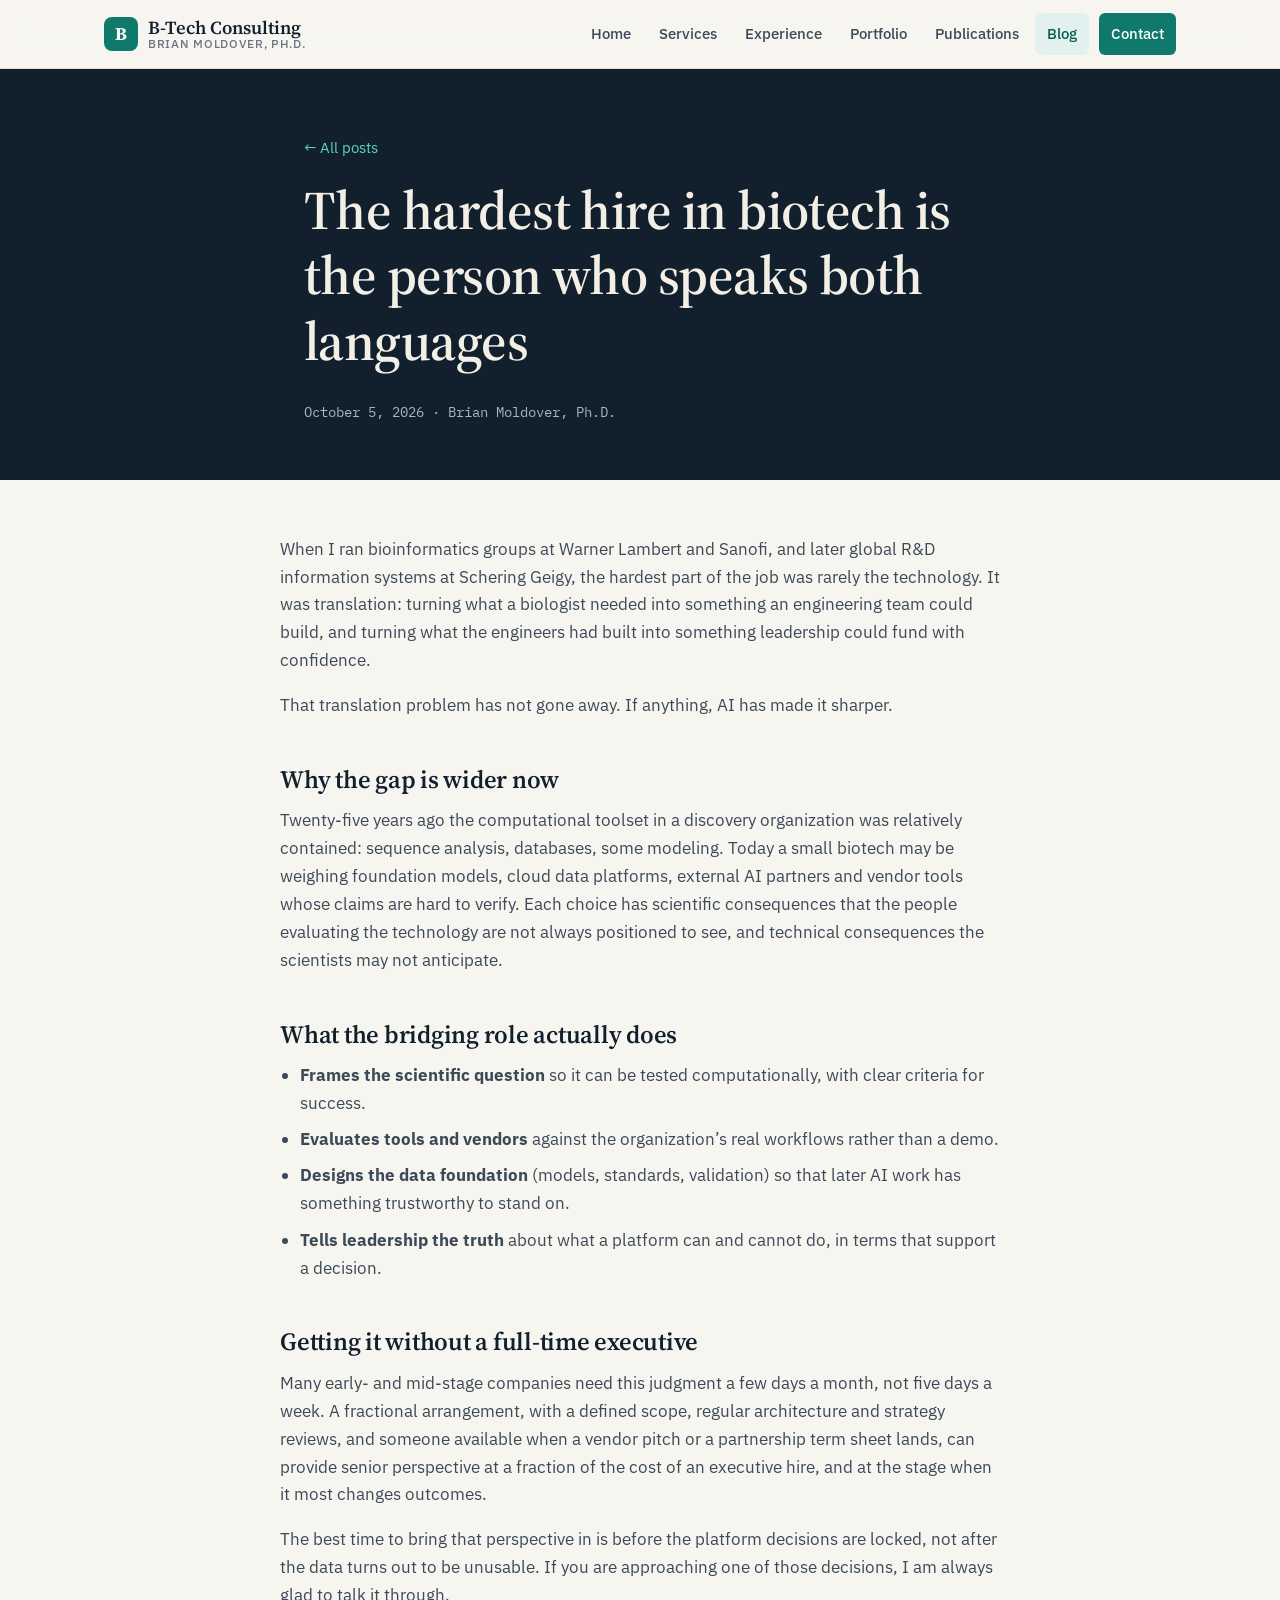
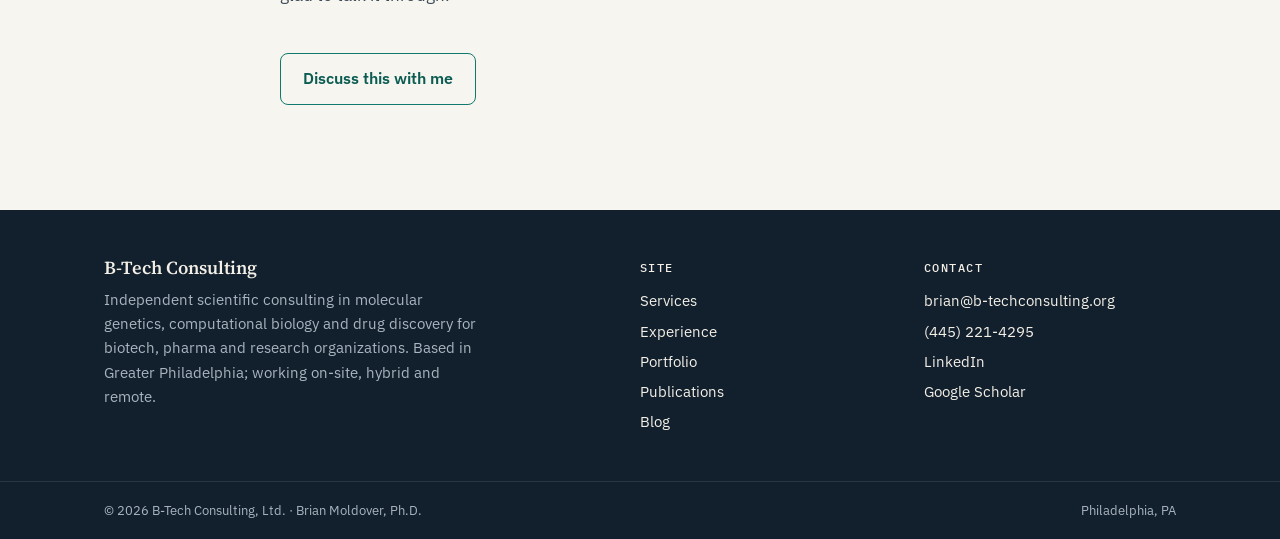
<file: blog/the-hardest-hire-in-biotech.html>
<!doctype html>
<html lang="en">
<head>
  <!-- Google Tag Manager -->
  <script>(function(w,d,s,l,i){w[l]=w[l]||[];w[l].push({'gtm.start':
  new Date().getTime(),event:'gtm.js'});var f=d.getElementsByTagName(s)[0],
  j=d.createElement(s),dl=l!='dataLayer'?'&l='+l:'';j.async=true;j.src=
  'https://www.googletagmanager.com/gtm.js?id='+i+dl;f.parentNode.insertBefore(j,f);
  })(window,document,'script','dataLayer','GTM-T9N9X773');</script>
  <!-- End Google Tag Manager -->
  <meta charset="utf-8">
  <meta name="viewport" content="width=device-width, initial-scale=1">
  <title>The hardest hire in biotech is the person who speaks both languages | B-Tech Consulting</title>
  <link rel="canonical" href="https://b-techconsulting.org/blog/the-hardest-hire-in-biotech">
  <meta name="description" content="Biotechs need someone who can sit between the bench scientists, the software team and the leadership table. Why that bridging role matters more in the AI era, and how smaller companies can get it without a full-time executive.">
  <meta property="og:title" content="The hardest hire in biotech is the person who speaks both languages | B-Tech Consulting">
  <meta property="og:description" content="Biotechs need someone who can sit between the bench scientists, the software team and the leadership table. Why that bridging role matters more in the AI era, and how smaller companies can get it without a full-time executive.">
  <meta property="og:type" content="article">
  <link rel="icon" href="data:image/svg+xml,%3Csvg xmlns='http://www.w3.org/2000/svg' viewBox='0 0 64 64'%3E%3Crect width='64' height='64' rx='14' fill='%230f7a6c'/%3E%3Ctext x='32' y='44' font-family='Georgia' font-size='36' font-weight='700' fill='white' text-anchor='middle'%3EB%3C/text%3E%3C/svg%3E">
  <link rel="preconnect" href="https://fonts.googleapis.com"><link rel="preconnect" href="https://fonts.gstatic.com" crossorigin><link href="https://fonts.googleapis.com/css2?family=IBM+Plex+Mono:wght@400;500&family=IBM+Plex+Sans:wght@400;500;600&family=Source+Serif+4:opsz,wght@8..60,500;8..60,600;8..60,700&display=swap" rel="stylesheet">
  <link rel="stylesheet" href="../assets/styles.css">
</head>
<body>
  <!-- Google Tag Manager (noscript) -->
  <noscript><iframe src="https://www.googletagmanager.com/ns.html?id=GTM-T9N9X773"
  height="0" width="0" style="display:none;visibility:hidden"></iframe></noscript>
  <!-- End Google Tag Manager (noscript) -->
  <a class="skip" href="#main">Skip to content</a>
  <header class="site-header">
    <div class="wrap">
      <a class="brand" href="/" aria-label="B-Tech Consulting home">
        <span class="brand-mark" aria-hidden="true">B</span>
        <span class="brand-name">B-Tech Consulting<small>Brian Moldover, Ph.D.</small></span>
      </a>
      <button class="menu-btn" aria-expanded="false" aria-controls="site-nav">Menu</button>
      <nav class="nav" id="site-nav" aria-label="Main">
        <a href="/">Home</a>
        <a href="/services">Services</a>
        <a href="/experience">Experience</a>
        <a href="/portfolio">Portfolio</a>
        <a href="/publications">Publications</a>
        <a href="/blog" aria-current="page">Blog</a>
        <a class="nav-cta" href="/contact">Contact</a>
      </nav>
    </div>
  </header>
  <main id="main">

    <section class="hero page-hero">
      <div class="wrap article">
        <a class="back-link" href="/blog">&larr; All posts</a>
        <h1 style="max-width:none">The hardest hire in biotech is the person who speaks both languages</h1>
        <div class="article-meta"><time datetime="2026-10-05">October 5, 2026</time> &middot; Brian Moldover, Ph.D.</div>
      </div>
    </section>
    <section class="block" style="padding-top:56px">
      <div class="wrap">
        <article class="article">
      <p>When I ran bioinformatics groups at Warner Lambert and Sanofi, and later global R&amp;D information systems at Schering Geigy, the hardest part of the job was rarely the technology. It was translation: turning what a biologist needed into something an engineering team could build, and turning what the engineers had built into something leadership could fund with confidence.</p>
      <p>That translation problem has not gone away. If anything, AI has made it sharper.</p>
      <h2>Why the gap is wider now</h2>
      <p>Twenty-five years ago the computational toolset in a discovery organization was relatively contained: sequence analysis, databases, some modeling. Today a small biotech may be weighing foundation models, cloud data platforms, external AI partners and vendor tools whose claims are hard to verify. Each choice has scientific consequences that the people evaluating the technology are not always positioned to see, and technical consequences the scientists may not anticipate.</p>
      <h2>What the bridging role actually does</h2>
      <ul>
        <li><strong>Frames the scientific question</strong> so it can be tested computationally, with clear criteria for success.</li>
        <li><strong>Evaluates tools and vendors</strong> against the organization&rsquo;s real workflows rather than a demo.</li>
        <li><strong>Designs the data foundation</strong> (models, standards, validation) so that later AI work has something trustworthy to stand on.</li>
        <li><strong>Tells leadership the truth</strong> about what a platform can and cannot do, in terms that support a decision.</li>
      </ul>
      <h2>Getting it without a full-time executive</h2>
      <p>Many early- and mid-stage companies need this judgment a few days a month, not five days a week. A fractional arrangement, with a defined scope, regular architecture and strategy reviews, and someone available when a vendor pitch or a partnership term sheet lands, can provide senior perspective at a fraction of the cost of an executive hire, and at the stage when it most changes outcomes.</p>
      <p>The best time to bring that perspective in is before the platform decisions are locked, not after the data turns out to be unusable. If you are approaching one of those decisions, I am always glad to talk it through.</p>


          <p style="margin-top:2.5em"><a class="btn btn-outline" href="/contact">Discuss this with me</a></p>
        </article>
      </div>
    </section>
  </main>
  <footer class="site-footer">
    <div class="wrap">
      <div>
        <div class="brand-name" style="color:var(--hero-ink);margin-bottom:10px">B-Tech Consulting</div>
        <p style="max-width:42ch">Independent scientific consulting in molecular genetics, computational biology and drug discovery for biotech, pharma and research organizations. Based in Greater Philadelphia; working on-site, hybrid and remote.</p>
      </div>
      <div>
        <h4>Site</h4>
        <ul>
          <li><a href="/services">Services</a></li>
          <li><a href="/experience">Experience</a></li>
          <li><a href="/portfolio">Portfolio</a></li>
          <li><a href="/publications">Publications</a></li>
          <li><a href="/blog">Blog</a></li>
        </ul>
      </div>
      <div>
        <h4>Contact</h4>
        <ul>
          <li><a href="mailto:brian@b-techconsulting.org">brian@b-techconsulting.org</a></li>
          <li><a href="tel:+14452214295">(445) 221-4295</a></li>
          <li><a href="https://www.linkedin.com/in/brian-moldover-625732420/" rel="noopener" target="_blank">LinkedIn</a></li>
          <li><a href="https://scholar.google.com/citations?user=Ze5_UuoAAAAJ&hl=en" rel="noopener" target="_blank">Google Scholar</a></li>
        </ul>
      </div>
    </div>
    <div class="footer-base">
      <div class="wrap">
        <span>&copy; <span id="year">2026</span> B-Tech Consulting, Ltd. &middot; Brian Moldover, Ph.D.</span>
        <span>Philadelphia, PA</span>
      </div>
    </div>
  </footer>
  <script src="../assets/site.js"></script>
</body>
</html>
</file>
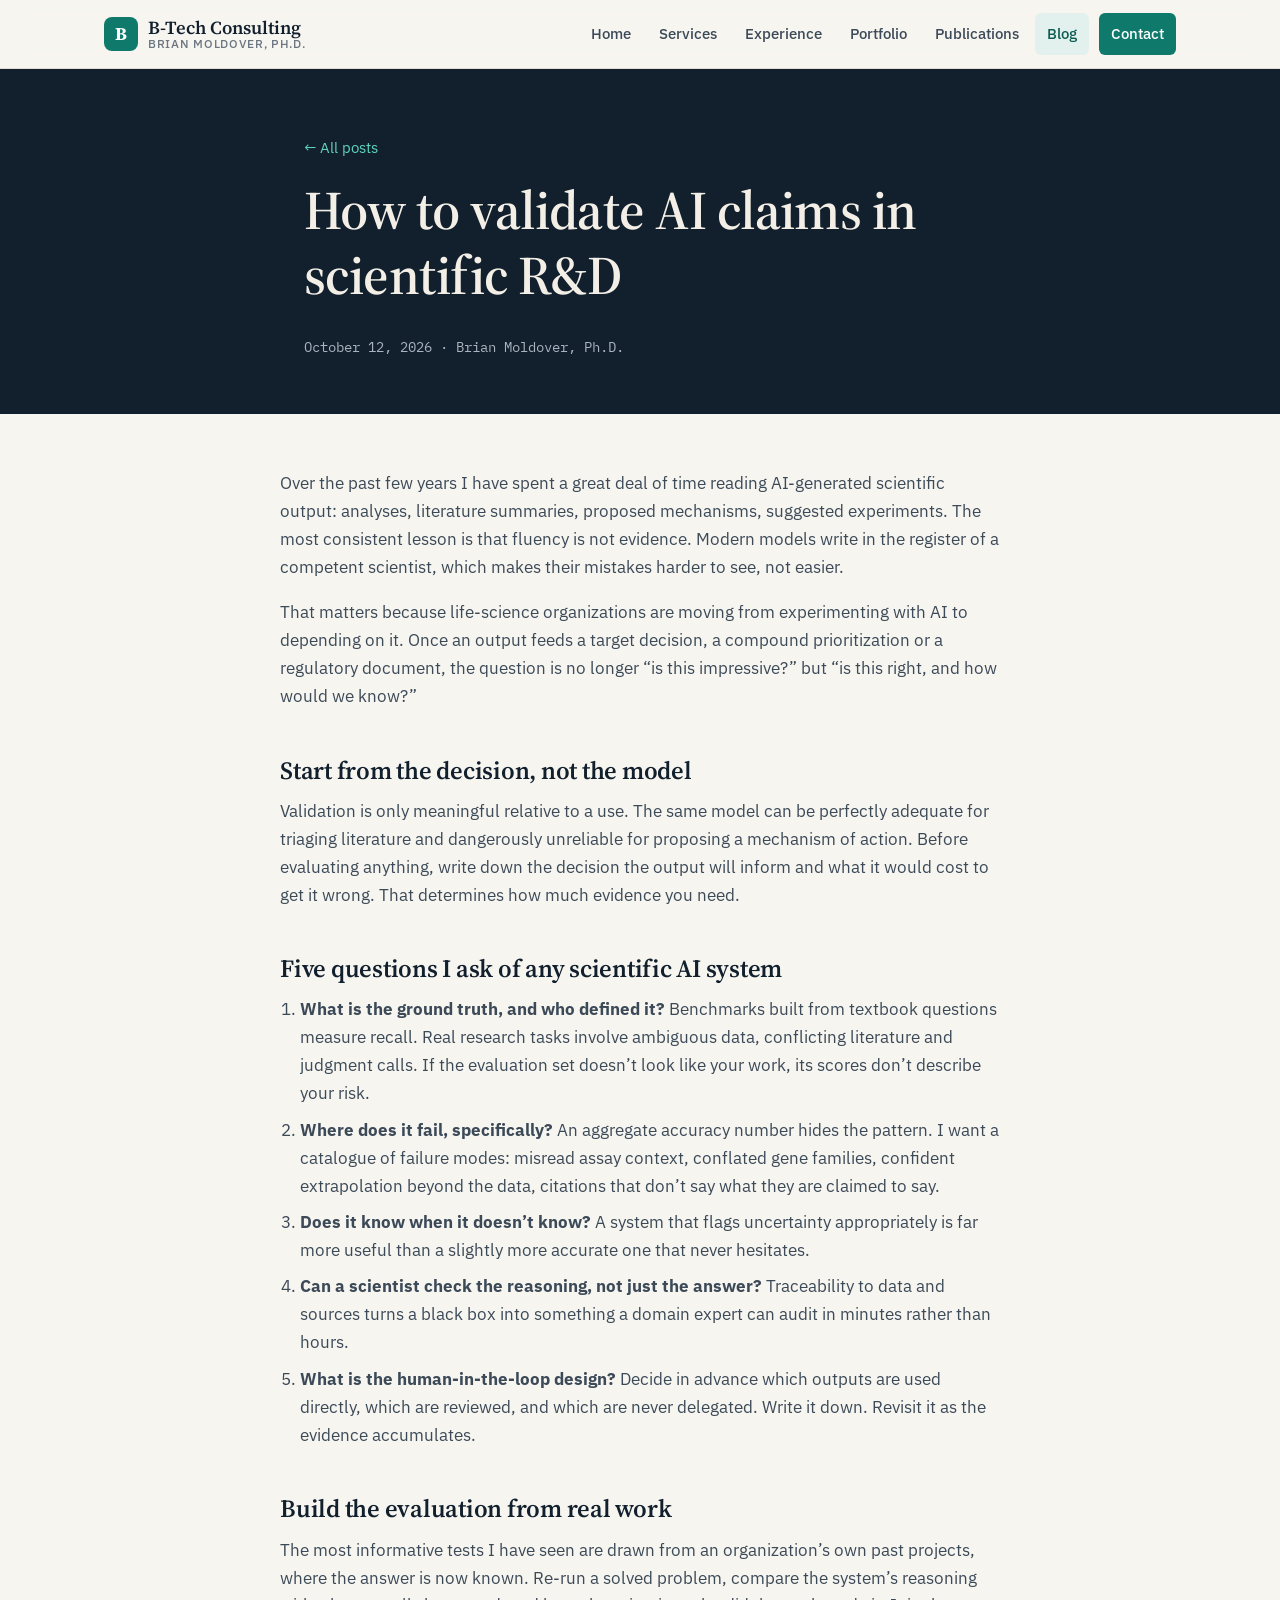
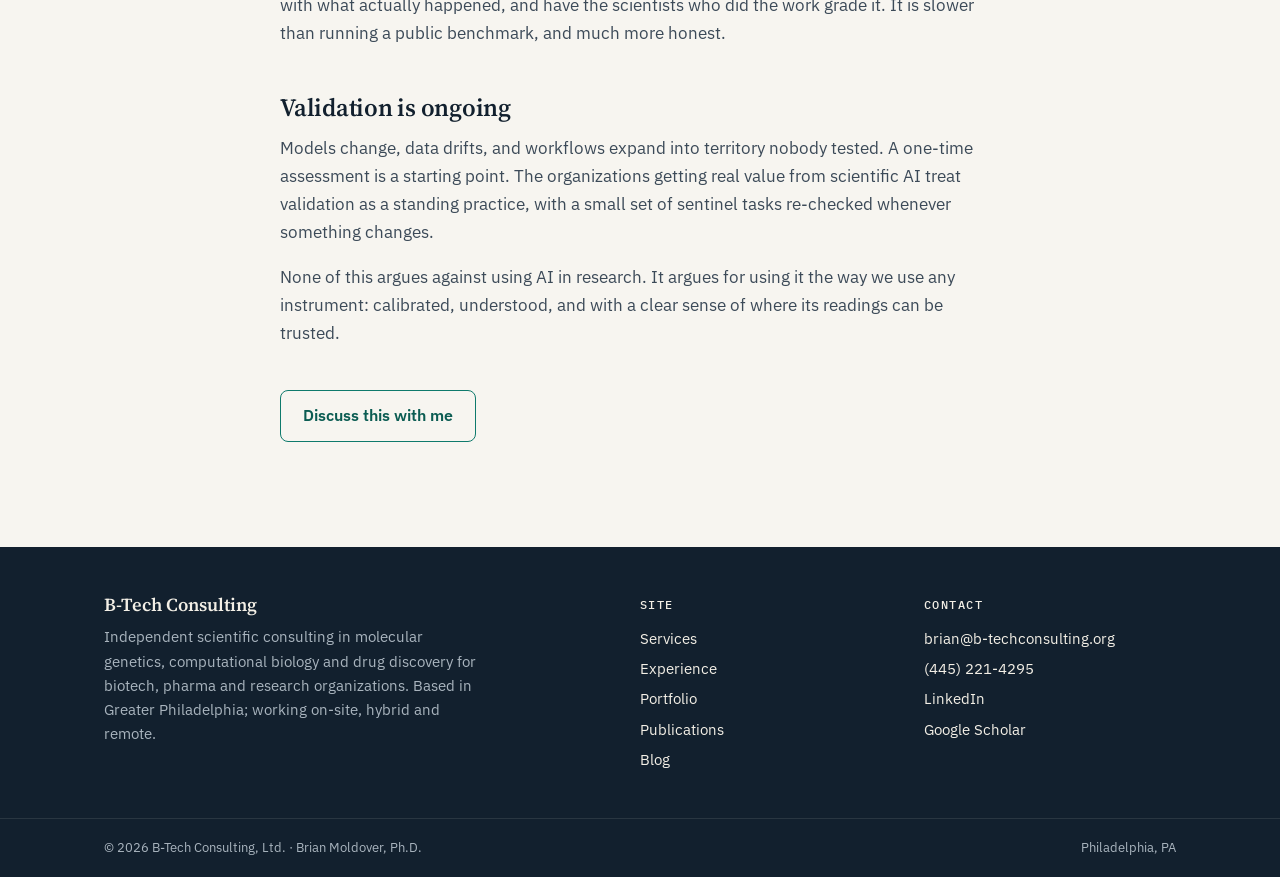
<file: blog/validating-ai-claims-in-scientific-rd.html>
<!doctype html>
<html lang="en">
<head>
  <!-- Google Tag Manager -->
  <script>(function(w,d,s,l,i){w[l]=w[l]||[];w[l].push({'gtm.start':
  new Date().getTime(),event:'gtm.js'});var f=d.getElementsByTagName(s)[0],
  j=d.createElement(s),dl=l!='dataLayer'?'&l='+l:'';j.async=true;j.src=
  'https://www.googletagmanager.com/gtm.js?id='+i+dl;f.parentNode.insertBefore(j,f);
  })(window,document,'script','dataLayer','GTM-T9N9X773');</script>
  <!-- End Google Tag Manager -->
  <meta charset="utf-8">
  <meta name="viewport" content="width=device-width, initial-scale=1">
  <title>How to validate AI claims in scientific R&amp;D | B-Tech Consulting</title>
  <link rel="canonical" href="https://b-techconsulting.org/blog/validating-ai-claims-in-scientific-rd">
  <meta name="description" content="A plausible answer is not the same as a correct one. A practical framework for deciding when AI output in a research workflow can be trusted, and where a scientist still has to look.">
  <meta property="og:title" content="How to validate AI claims in scientific R&amp;D | B-Tech Consulting">
  <meta property="og:description" content="A plausible answer is not the same as a correct one. A practical framework for deciding when AI output in a research workflow can be trusted, and where a scientist still has to look.">
  <meta property="og:type" content="article">
  <link rel="icon" href="data:image/svg+xml,%3Csvg xmlns='http://www.w3.org/2000/svg' viewBox='0 0 64 64'%3E%3Crect width='64' height='64' rx='14' fill='%230f7a6c'/%3E%3Ctext x='32' y='44' font-family='Georgia' font-size='36' font-weight='700' fill='white' text-anchor='middle'%3EB%3C/text%3E%3C/svg%3E">
  <link rel="preconnect" href="https://fonts.googleapis.com"><link rel="preconnect" href="https://fonts.gstatic.com" crossorigin><link href="https://fonts.googleapis.com/css2?family=IBM+Plex+Mono:wght@400;500&family=IBM+Plex+Sans:wght@400;500;600&family=Source+Serif+4:opsz,wght@8..60,500;8..60,600;8..60,700&display=swap" rel="stylesheet">
  <link rel="stylesheet" href="../assets/styles.css">
</head>
<body>
  <!-- Google Tag Manager (noscript) -->
  <noscript><iframe src="https://www.googletagmanager.com/ns.html?id=GTM-T9N9X773"
  height="0" width="0" style="display:none;visibility:hidden"></iframe></noscript>
  <!-- End Google Tag Manager (noscript) -->
  <a class="skip" href="#main">Skip to content</a>
  <header class="site-header">
    <div class="wrap">
      <a class="brand" href="/" aria-label="B-Tech Consulting home">
        <span class="brand-mark" aria-hidden="true">B</span>
        <span class="brand-name">B-Tech Consulting<small>Brian Moldover, Ph.D.</small></span>
      </a>
      <button class="menu-btn" aria-expanded="false" aria-controls="site-nav">Menu</button>
      <nav class="nav" id="site-nav" aria-label="Main">
        <a href="/">Home</a>
        <a href="/services">Services</a>
        <a href="/experience">Experience</a>
        <a href="/portfolio">Portfolio</a>
        <a href="/publications">Publications</a>
        <a href="/blog" aria-current="page">Blog</a>
        <a class="nav-cta" href="/contact">Contact</a>
      </nav>
    </div>
  </header>
  <main id="main">

    <section class="hero page-hero">
      <div class="wrap article">
        <a class="back-link" href="/blog">&larr; All posts</a>
        <h1 style="max-width:none">How to validate AI claims in scientific R&amp;D</h1>
        <div class="article-meta"><time datetime="2026-10-12">October 12, 2026</time> &middot; Brian Moldover, Ph.D.</div>
      </div>
    </section>
    <section class="block" style="padding-top:56px">
      <div class="wrap">
        <article class="article">
      <p>Over the past few years I have spent a great deal of time reading AI-generated scientific output: analyses, literature summaries, proposed mechanisms, suggested experiments. The most consistent lesson is that fluency is not evidence. Modern models write in the register of a competent scientist, which makes their mistakes harder to see, not easier.</p>
      <p>That matters because life-science organizations are moving from experimenting with AI to depending on it. Once an output feeds a target decision, a compound prioritization or a regulatory document, the question is no longer &ldquo;is this impressive?&rdquo; but &ldquo;is this right, and how would we know?&rdquo;</p>
      <h2>Start from the decision, not the model</h2>
      <p>Validation is only meaningful relative to a use. The same model can be perfectly adequate for triaging literature and dangerously unreliable for proposing a mechanism of action. Before evaluating anything, write down the decision the output will inform and what it would cost to get it wrong. That determines how much evidence you need.</p>
      <h2>Five questions I ask of any scientific AI system</h2>
      <ol>
        <li><strong>What is the ground truth, and who defined it?</strong> Benchmarks built from textbook questions measure recall. Real research tasks involve ambiguous data, conflicting literature and judgment calls. If the evaluation set doesn&rsquo;t look like your work, its scores don&rsquo;t describe your risk.</li>
        <li><strong>Where does it fail, specifically?</strong> An aggregate accuracy number hides the pattern. I want a catalogue of failure modes: misread assay context, conflated gene families, confident extrapolation beyond the data, citations that don&rsquo;t say what they are claimed to say.</li>
        <li><strong>Does it know when it doesn&rsquo;t know?</strong> A system that flags uncertainty appropriately is far more useful than a slightly more accurate one that never hesitates.</li>
        <li><strong>Can a scientist check the reasoning, not just the answer?</strong> Traceability to data and sources turns a black box into something a domain expert can audit in minutes rather than hours.</li>
        <li><strong>What is the human-in-the-loop design?</strong> Decide in advance which outputs are used directly, which are reviewed, and which are never delegated. Write it down. Revisit it as the evidence accumulates.</li>
      </ol>
      <h2>Build the evaluation from real work</h2>
      <p>The most informative tests I have seen are drawn from an organization&rsquo;s own past projects, where the answer is now known. Re-run a solved problem, compare the system&rsquo;s reasoning with what actually happened, and have the scientists who did the work grade it. It is slower than running a public benchmark, and much more honest.</p>
      <h2>Validation is ongoing</h2>
      <p>Models change, data drifts, and workflows expand into territory nobody tested. A one-time assessment is a starting point. The organizations getting real value from scientific AI treat validation as a standing practice, with a small set of sentinel tasks re-checked whenever something changes.</p>
      <p>None of this argues against using AI in research. It argues for using it the way we use any instrument: calibrated, understood, and with a clear sense of where its readings can be trusted.</p>


          <p style="margin-top:2.5em"><a class="btn btn-outline" href="/contact">Discuss this with me</a></p>
        </article>
      </div>
    </section>
  </main>
  <footer class="site-footer">
    <div class="wrap">
      <div>
        <div class="brand-name" style="color:var(--hero-ink);margin-bottom:10px">B-Tech Consulting</div>
        <p style="max-width:42ch">Independent scientific consulting in molecular genetics, computational biology and drug discovery for biotech, pharma and research organizations. Based in Greater Philadelphia; working on-site, hybrid and remote.</p>
      </div>
      <div>
        <h4>Site</h4>
        <ul>
          <li><a href="/services">Services</a></li>
          <li><a href="/experience">Experience</a></li>
          <li><a href="/portfolio">Portfolio</a></li>
          <li><a href="/publications">Publications</a></li>
          <li><a href="/blog">Blog</a></li>
        </ul>
      </div>
      <div>
        <h4>Contact</h4>
        <ul>
          <li><a href="mailto:brian@b-techconsulting.org">brian@b-techconsulting.org</a></li>
          <li><a href="tel:+14452214295">(445) 221-4295</a></li>
          <li><a href="https://www.linkedin.com/in/brian-moldover-625732420/" rel="noopener" target="_blank">LinkedIn</a></li>
          <li><a href="https://scholar.google.com/citations?user=Ze5_UuoAAAAJ&hl=en" rel="noopener" target="_blank">Google Scholar</a></li>
        </ul>
      </div>
    </div>
    <div class="footer-base">
      <div class="wrap">
        <span>&copy; <span id="year">2026</span> B-Tech Consulting, Ltd. &middot; Brian Moldover, Ph.D.</span>
        <span>Philadelphia, PA</span>
      </div>
    </div>
  </footer>
  <script src="../assets/site.js"></script>
</body>
</html>
</file>
<file: assets/styles.css>
/* B-Tech Consulting — shared styles */
:root {
  --ink: #12202e;
  --ink-soft: #3c4a58;
  --muted: #6a7682;
  --paper: #f7f5f0;
  --card: #ffffff;
  --line: #e2ddd3;
  --accent: #0f7a6c;
  --accent-ink: #0b5c52;
  --accent-wash: #e3f1ee;
  --gold: #b7862e;
  --hero-bg: #12202e;
  --hero-ink: #f3efe6;
  --hero-muted: #a9b4be;
  --shadow: 0 1px 2px rgba(18,32,46,.06), 0 8px 24px rgba(18,32,46,.06);
  --radius: 10px;
  --maxw: 1120px;
  --serif: "Source Serif 4", Georgia, "Times New Roman", serif;
  --sans: "IBM Plex Sans", system-ui, -apple-system, "Segoe UI", sans-serif;
  --mono: "IBM Plex Mono", ui-monospace, Consolas, monospace;
}
@media (prefers-color-scheme: dark) {
  :root:not([data-theme="light"]) {
    --ink: #ece8df; --ink-soft: #c5cbd1; --muted: #8e99a4;
    --paper: #0e161f; --card: #15202b; --line: #24323f;
    --accent: #3fbfa9; --accent-ink: #6fd6c3; --accent-wash: #15302d;
    --hero-bg: #091018; --shadow: 0 1px 2px rgba(0,0,0,.3), 0 8px 24px rgba(0,0,0,.25);
  }
}
:root[data-theme="dark"] {
  --ink: #ece8df; --ink-soft: #c5cbd1; --muted: #8e99a4;
  --paper: #0e161f; --card: #15202b; --line: #24323f;
  --accent: #3fbfa9; --accent-ink: #6fd6c3; --accent-wash: #15302d;
  --hero-bg: #091018; --shadow: 0 1px 2px rgba(0,0,0,.3), 0 8px 24px rgba(0,0,0,.25);
}

*, *::before, *::after { box-sizing: border-box; }
html { scroll-behavior: smooth; }
body {
  margin: 0; background: var(--paper); color: var(--ink);
  font-family: var(--sans); font-size: 17px; line-height: 1.65;
  -webkit-font-smoothing: antialiased;
}
img { max-width: 100%; }
a { color: var(--accent-ink); text-underline-offset: 3px; }
a:hover { color: var(--accent); }
h1, h2, h3 { font-family: var(--serif); font-weight: 600; line-height: 1.2; margin: 0 0 .5em; letter-spacing: -.01em; }
h1 { font-size: clamp(2.1rem, 4.6vw, 3.4rem); }
h2 { font-size: clamp(1.6rem, 3vw, 2.2rem); }
h3 { font-size: 1.25rem; }
p { margin: 0 0 1em; }
.wrap { max-width: var(--maxw); margin: 0 auto; padding: 0 24px; }
@media (max-width: 600px) { .wrap { padding: 0 16px; } body { font-size: 16px; } }

.skip { position: absolute; left: -999px; top: 0; background: var(--accent); color: #fff; padding: 8px 14px; z-index: 100; }
.skip:focus { left: 8px; top: 8px; }

/* Header */
.site-header {
  position: sticky; top: 0; z-index: 50;
  background: color-mix(in srgb, var(--paper) 88%, transparent);
  backdrop-filter: blur(10px); border-bottom: 1px solid var(--line);
}
.site-header .wrap { display: flex; align-items: center; justify-content: space-between; height: 68px; gap: 16px; }
.brand { display: flex; align-items: center; gap: 10px; text-decoration: none; color: var(--ink); }
.brand-mark {
  width: 34px; height: 34px; border-radius: 8px; background: var(--accent);
  display: grid; place-items: center; color: #fff; font-family: var(--serif); font-weight: 700; font-size: 18px;
}
.brand-name { font-family: var(--serif); font-weight: 600; font-size: 1.15rem; line-height: 1.1; }
.brand-name small { display: block; font-family: var(--sans); font-size: .72rem; font-weight: 500; color: var(--muted); letter-spacing: .06em; text-transform: uppercase; }
.nav { display: flex; gap: 4px; align-items: center; }
.nav a {
  text-decoration: none; color: var(--ink-soft); font-size: .95rem; font-weight: 500;
  padding: 8px 12px; border-radius: 6px;
}
.nav a:hover { background: var(--accent-wash); color: var(--accent-ink); }
.nav a[aria-current="page"] { color: var(--accent-ink); background: var(--accent-wash); }
.nav .nav-cta { background: var(--accent); color: #fff; margin-left: 6px; }
.nav .nav-cta:hover { background: var(--accent-ink); color: #fff; }
.menu-btn { display: none; background: none; border: 1px solid var(--line); border-radius: 6px; padding: 8px 10px; color: var(--ink); cursor: pointer; font: inherit; }
@media (max-width: 860px) {
  .menu-btn { display: block; }
  .nav { display: none; position: absolute; top: 68px; left: 0; right: 0; flex-direction: column; align-items: stretch;
    background: var(--paper); border-bottom: 1px solid var(--line); padding: 8px 16px 16px; }
  .nav.open { display: flex; }
  .nav .nav-cta { margin: 6px 0 0; text-align: center; }
}

/* Hero */
.hero { background: var(--hero-bg); color: var(--hero-ink); position: relative; overflow: hidden; }
.hero .wrap { position: relative; padding-top: 96px; padding-bottom: 96px; }
.hero h1 { color: var(--hero-ink); max-width: 18ch; }
.hero .lede { font-size: 1.2rem; color: var(--hero-muted); max-width: 60ch; }
.eyebrow { font-family: var(--mono); font-size: .8rem; letter-spacing: .12em; text-transform: uppercase; color: var(--accent); margin-bottom: 18px; }
.hero .eyebrow { color: #5fd3bf; }
.seq {
  position: absolute; inset: 0; font-family: var(--mono); font-size: 13px; line-height: 1.9;
  color: rgba(95, 211, 191, .07); word-break: break-all; pointer-events: none; user-select: none;
  padding: 12px; letter-spacing: .3em;
  mask-image: linear-gradient(90deg, transparent 0%, transparent 35%, #000 75%);
  -webkit-mask-image: linear-gradient(90deg, transparent 0%, transparent 35%, #000 75%);
}
.page-hero .wrap { padding-top: 64px; padding-bottom: 56px; }
.page-hero h1 { max-width: 22ch; }

.btns { display: flex; flex-wrap: wrap; gap: 12px; margin-top: 28px; }
.btn {
  display: inline-block; text-decoration: none; font-weight: 600; font-size: .98rem;
  padding: 12px 22px; border-radius: 8px; border: 1px solid transparent; cursor: pointer; font-family: var(--sans);
}
.btn-primary { background: var(--accent); color: #fff; }
.btn-primary:hover { background: var(--accent-ink); color: #fff; }
.btn-ghost { border-color: rgba(243,239,230,.35); color: var(--hero-ink); }
.btn-ghost:hover { border-color: var(--hero-ink); color: var(--hero-ink); }
.btn-outline { border-color: var(--accent); color: var(--accent-ink); background: transparent; }
.btn-outline:hover { background: var(--accent-wash); }

/* Stats */
.stats { display: grid; grid-template-columns: repeat(4, 1fr); gap: 0; border-top: 1px solid rgba(243,239,230,.14); margin-top: 56px; }
.stat { padding: 22px 20px 0 0; }
.stat b { display: block; font-family: var(--serif); font-size: 2.3rem; font-weight: 600; color: var(--hero-ink); line-height: 1.1; }
.stat span { font-size: .9rem; color: var(--hero-muted); }
@media (max-width: 760px) { .stats { grid-template-columns: repeat(2, 1fr); } }

/* Sections */
section.block { padding: 88px 0; }
section.block.alt { background: var(--card); border-top: 1px solid var(--line); border-bottom: 1px solid var(--line); }
.section-head { max-width: 720px; margin-bottom: 44px; }
.section-head p { color: var(--ink-soft); font-size: 1.08rem; }
@media (max-width: 600px) { section.block { padding: 60px 0; } }

.grid { display: grid; gap: 22px; }
.grid-3 { grid-template-columns: repeat(3, 1fr); }
.grid-2 { grid-template-columns: repeat(2, 1fr); }
@media (max-width: 900px) { .grid-3 { grid-template-columns: 1fr 1fr; } }
@media (max-width: 640px) { .grid-3, .grid-2 { grid-template-columns: 1fr; } }

.card {
  background: var(--card); border: 1px solid var(--line); border-radius: var(--radius);
  padding: 28px; box-shadow: var(--shadow);
}
.alt .card { background: var(--paper); box-shadow: none; }
.card h3 { margin-bottom: .4em; }
.card p { color: var(--ink-soft); font-size: .98rem; }
.card .tag { font-family: var(--mono); font-size: .75rem; color: var(--accent-ink); letter-spacing: .08em; text-transform: uppercase; display: block; margin-bottom: 12px; }
.card ul { margin: 0; padding-left: 1.1em; color: var(--ink-soft); font-size: .95rem; }
.card li { margin-bottom: .35em; }
.card-link { text-decoration: none; color: inherit; display: block; transition: transform .15s ease, border-color .15s ease; }
.card-link:hover { transform: translateY(-2px); border-color: var(--accent); color: inherit; }

.quote {
  font-family: var(--serif); font-size: clamp(1.35rem, 2.6vw, 1.9rem); line-height: 1.4; font-weight: 500;
  border-left: 3px solid var(--accent); padding-left: 24px; max-width: 34ch; margin: 0;
}

/* Two-column feature */
.split { display: grid; grid-template-columns: 1.1fr 1fr; gap: 56px; align-items: start; }
@media (max-width: 860px) { .split { grid-template-columns: 1fr; gap: 32px; } }

.checklist { list-style: none; padding: 0; margin: 0; }
.checklist li { position: relative; padding: 14px 0 14px 34px; border-bottom: 1px solid var(--line); color: var(--ink-soft); }
.checklist li:last-child { border-bottom: 0; }
.checklist li::before {
  content: ""; position: absolute; left: 4px; top: 22px; width: 12px; height: 12px; border-radius: 50%;
  background: var(--accent-wash); border: 2px solid var(--accent);
}
.checklist strong { color: var(--ink); }

/* Logos / employers strip */
.employers { display: flex; flex-wrap: wrap; gap: 10px 36px; align-items: center; color: var(--muted); font-family: var(--serif); font-size: 1.2rem; }
.employers span { white-space: nowrap; }

/* Timeline */
.timeline { position: relative; margin: 0; padding: 0; list-style: none; }
.timeline::before { content: ""; position: absolute; left: 150px; top: 6px; bottom: 6px; width: 2px; background: var(--line); }
.tl-item { display: grid; grid-template-columns: 150px 1fr; gap: 0 40px; padding-bottom: 40px; position: relative; }
.tl-item::before {
  content: ""; position: absolute; left: 144px; top: 8px; width: 14px; height: 14px; border-radius: 50%;
  background: var(--paper); border: 3px solid var(--accent);
}
.tl-date { font-family: var(--mono); font-size: .82rem; color: var(--muted); padding-top: 4px; padding-right: 16px; }
.tl-body h3 { margin-bottom: 2px; }
.tl-org { color: var(--accent-ink); font-weight: 600; margin-bottom: 10px; }
.tl-body ul { margin: 0; padding-left: 1.1em; color: var(--ink-soft); }
.tl-body li { margin-bottom: .3em; }
@media (max-width: 680px) {
  .timeline::before { left: 6px; }
  .tl-item { grid-template-columns: 1fr; padding-left: 32px; }
  .tl-item::before { left: 0; }
  .tl-date { padding: 0 0 4px; }
}

.chips { display: flex; flex-wrap: wrap; gap: 8px; }
.chip { font-size: .85rem; padding: 5px 12px; border-radius: 999px; background: var(--accent-wash); color: var(--accent-ink); border: 1px solid transparent; }

/* Publications */
.pub-tools { display: flex; flex-wrap: wrap; gap: 12px; align-items: center; margin-bottom: 28px; }
.pub-tools input[type="search"] {
  flex: 1 1 260px; padding: 12px 14px; border-radius: 8px; border: 1px solid var(--line);
  background: var(--card); color: var(--ink); font: inherit;
}
.filter-btn {
  font: inherit; font-size: .9rem; padding: 9px 14px; border-radius: 999px; border: 1px solid var(--line);
  background: var(--card); color: var(--ink-soft); cursor: pointer;
}
.filter-btn[aria-pressed="true"] { background: var(--accent); border-color: var(--accent); color: #fff; }
.pub-year { font-family: var(--mono); font-size: .85rem; color: var(--muted); margin: 36px 0 10px; letter-spacing: .1em; }
.pub { padding: 18px 0; border-bottom: 1px solid var(--line); }
.pub-title { font-family: var(--serif); font-size: 1.12rem; font-weight: 600; line-height: 1.35; margin-bottom: 4px; }
.pub-title a { color: var(--ink); text-decoration: none; }
.pub-title a:hover { color: var(--accent-ink); text-decoration: underline; }
.pub-authors { color: var(--ink-soft); font-size: .93rem; }
.pub-authors b { color: var(--ink); }
.pub-venue { color: var(--muted); font-size: .9rem; font-style: italic; }
.pub-topic { display: inline-block; font-size: .72rem; font-family: var(--mono); text-transform: uppercase; letter-spacing: .06em;
  color: var(--accent-ink); background: var(--accent-wash); padding: 2px 8px; border-radius: 4px; margin-left: 8px; font-style: normal; vertical-align: 1px; }
.pub-empty { color: var(--muted); padding: 24px 0; display: none; }

.profile-links { display: flex; flex-wrap: wrap; gap: 12px; }

/* Blog */
.post-card { display: grid; grid-template-columns: 140px 1fr; gap: 28px; padding: 32px 0; border-bottom: 1px solid var(--line); }
.post-card time { font-family: var(--mono); font-size: .82rem; color: var(--muted); padding-top: 6px; }
.post-card h2 { font-size: 1.6rem; margin-bottom: .3em; }
.post-card h2 a { color: var(--ink); text-decoration: none; }
.post-card h2 a:hover { color: var(--accent-ink); }
.post-card p { color: var(--ink-soft); }
@media (max-width: 640px) { .post-card { grid-template-columns: 1fr; gap: 6px; } }

.article { max-width: 720px; margin: 0 auto; }
.article h2 { font-size: 1.55rem; margin-top: 1.8em; }
.article p, .article li { color: var(--ink-soft); font-size: 1.06rem; }
.article ul, .article ol { padding-left: 1.2em; margin: 0 0 1.2em; }
.article li { margin-bottom: .5em; }
.article-meta { font-family: var(--mono); font-size: .85rem; color: var(--hero-muted); }
.back-link { display: inline-block; margin-bottom: 18px; color: #5fd3bf; text-decoration: none; font-size: .95rem; }

/* Contact */
.form { display: grid; gap: 18px; }
.field label { display: block; font-weight: 600; font-size: .92rem; margin-bottom: 6px; }
.field input, .field select, .field textarea {
  width: 100%; padding: 12px 14px; border-radius: 8px; border: 1px solid var(--line);
  background: var(--paper); color: var(--ink); font: inherit;
}
.field textarea { min-height: 160px; resize: vertical; }
.field input:focus, .field select:focus, .field textarea:focus, .pub-tools input:focus { outline: 2px solid var(--accent); outline-offset: 1px; border-color: transparent; }
.form-row { display: grid; grid-template-columns: 1fr 1fr; gap: 18px; }
@media (max-width: 600px) { .form-row { grid-template-columns: 1fr; } }
.form-note { font-size: .88rem; color: var(--muted); }
.contact-list { list-style: none; padding: 0; margin: 0; }
.contact-list li { padding: 16px 0; border-bottom: 1px solid var(--line); }
.contact-list .label { display: block; font-family: var(--mono); font-size: .75rem; text-transform: uppercase; letter-spacing: .1em; color: var(--muted); }
.contact-list a { font-weight: 600; font-size: 1.05rem; word-break: break-word; }

/* CTA band */
.cta-band { background: var(--accent); color: #fff; }
.cta-band .wrap { padding-top: 64px; padding-bottom: 64px; display: flex; justify-content: space-between; align-items: center; gap: 28px; flex-wrap: wrap; }
.cta-band h2 { color: #fff; margin: 0; max-width: 24ch; }
.cta-band .btn { background: #fff; color: var(--accent-ink); }
.cta-band .btn:hover { background: var(--hero-ink); }

/* Footer */
.site-footer { background: var(--hero-bg); color: var(--hero-muted); font-size: .92rem; }
.site-footer .wrap { padding-top: 48px; padding-bottom: 40px; display: grid; grid-template-columns: 2fr 1fr 1fr; gap: 32px; }
.site-footer a { color: var(--hero-ink); text-decoration: none; }
.site-footer a:hover { color: #5fd3bf; }
.site-footer h4 { color: var(--hero-ink); font-family: var(--mono); font-size: .75rem; text-transform: uppercase; letter-spacing: .12em; margin: 0 0 12px; font-weight: 500; }
.site-footer ul { list-style: none; padding: 0; margin: 0; }
.site-footer li { margin-bottom: 6px; }
.footer-base { border-top: 1px solid rgba(243,239,230,.1); }
.footer-base .wrap { display: flex; justify-content: space-between; padding-top: 18px; padding-bottom: 18px; grid-template-columns: none; font-size: .82rem; flex-wrap: wrap; gap: 8px; }
@media (max-width: 760px) { .site-footer .wrap { grid-template-columns: 1fr; } }

/* Portfolio */
.project { background: var(--card); border: 1px solid var(--line); border-radius: var(--radius); box-shadow: var(--shadow); padding: 32px; margin-bottom: 28px; scroll-margin-top: 90px; }
.alt .project { background: var(--paper); box-shadow: none; }
.project-head .tag { font-family: var(--mono); font-size: .75rem; color: var(--accent-ink); letter-spacing: .08em; text-transform: uppercase; display: block; margin-bottom: 10px; }
.project-head h3 { font-size: 1.5rem; margin-bottom: 18px; }
.project-body { display: grid; grid-template-columns: 1.6fr 1fr; gap: 40px; }
.project h4 { font-family: var(--mono); font-size: .75rem; text-transform: uppercase; letter-spacing: .1em; color: var(--muted); font-weight: 500; margin: 0 0 4px; }
.project-body p { color: var(--ink-soft); font-size: .98rem; }
.evidence { border-left: 2px solid var(--accent-wash); padding-left: 24px; }
.evidence ul { list-style: none; padding: 0; margin: 0 0 18px; }
.evidence li { padding: 10px 0; border-bottom: 1px solid var(--line); font-size: .93rem; line-height: 1.45; }
.evidence li span { display: block; font-size: .8rem; color: var(--muted); font-style: italic; margin-top: 2px; }
a.chip { text-decoration: none; }
a.chip:hover { border-color: var(--accent); }
@media (max-width: 800px) { .project-body { grid-template-columns: 1fr; gap: 20px; } .evidence { border-left: 0; padding-left: 0; } .project { padding: 22px; } }
</file>
